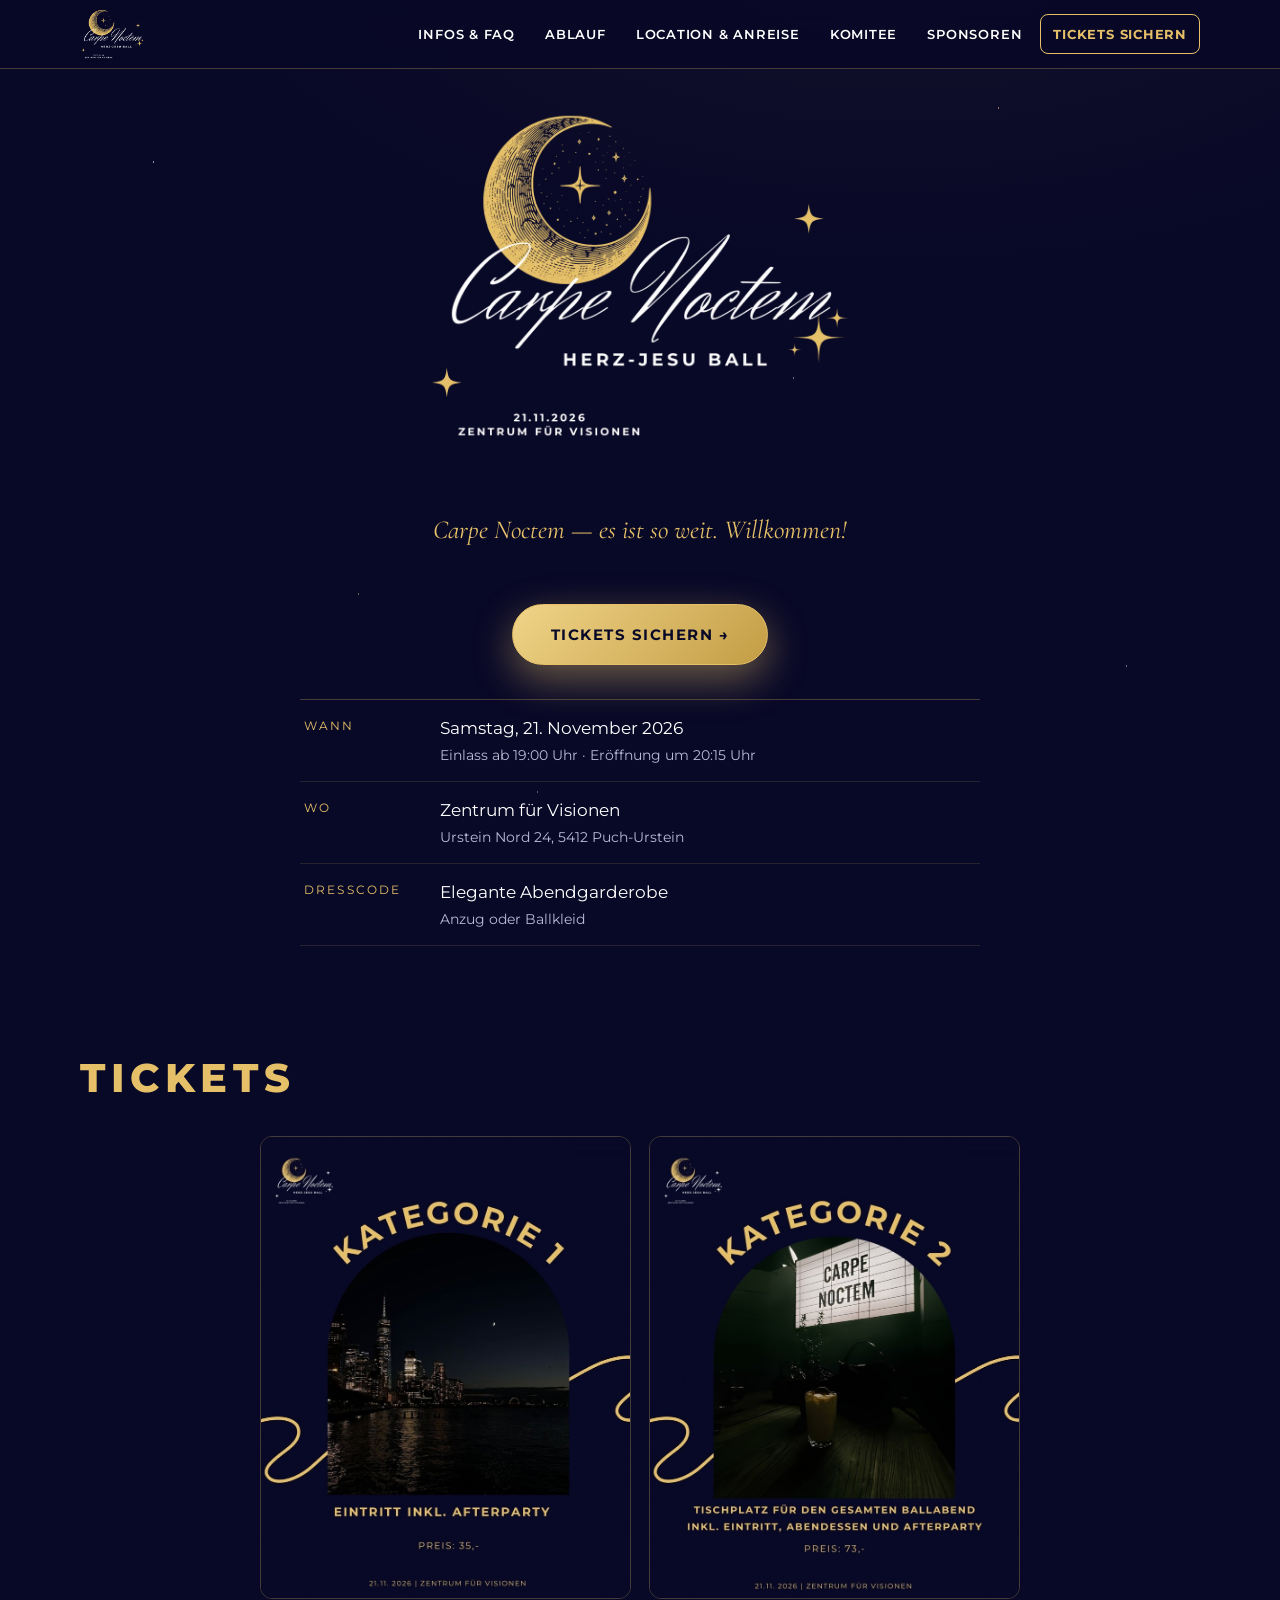
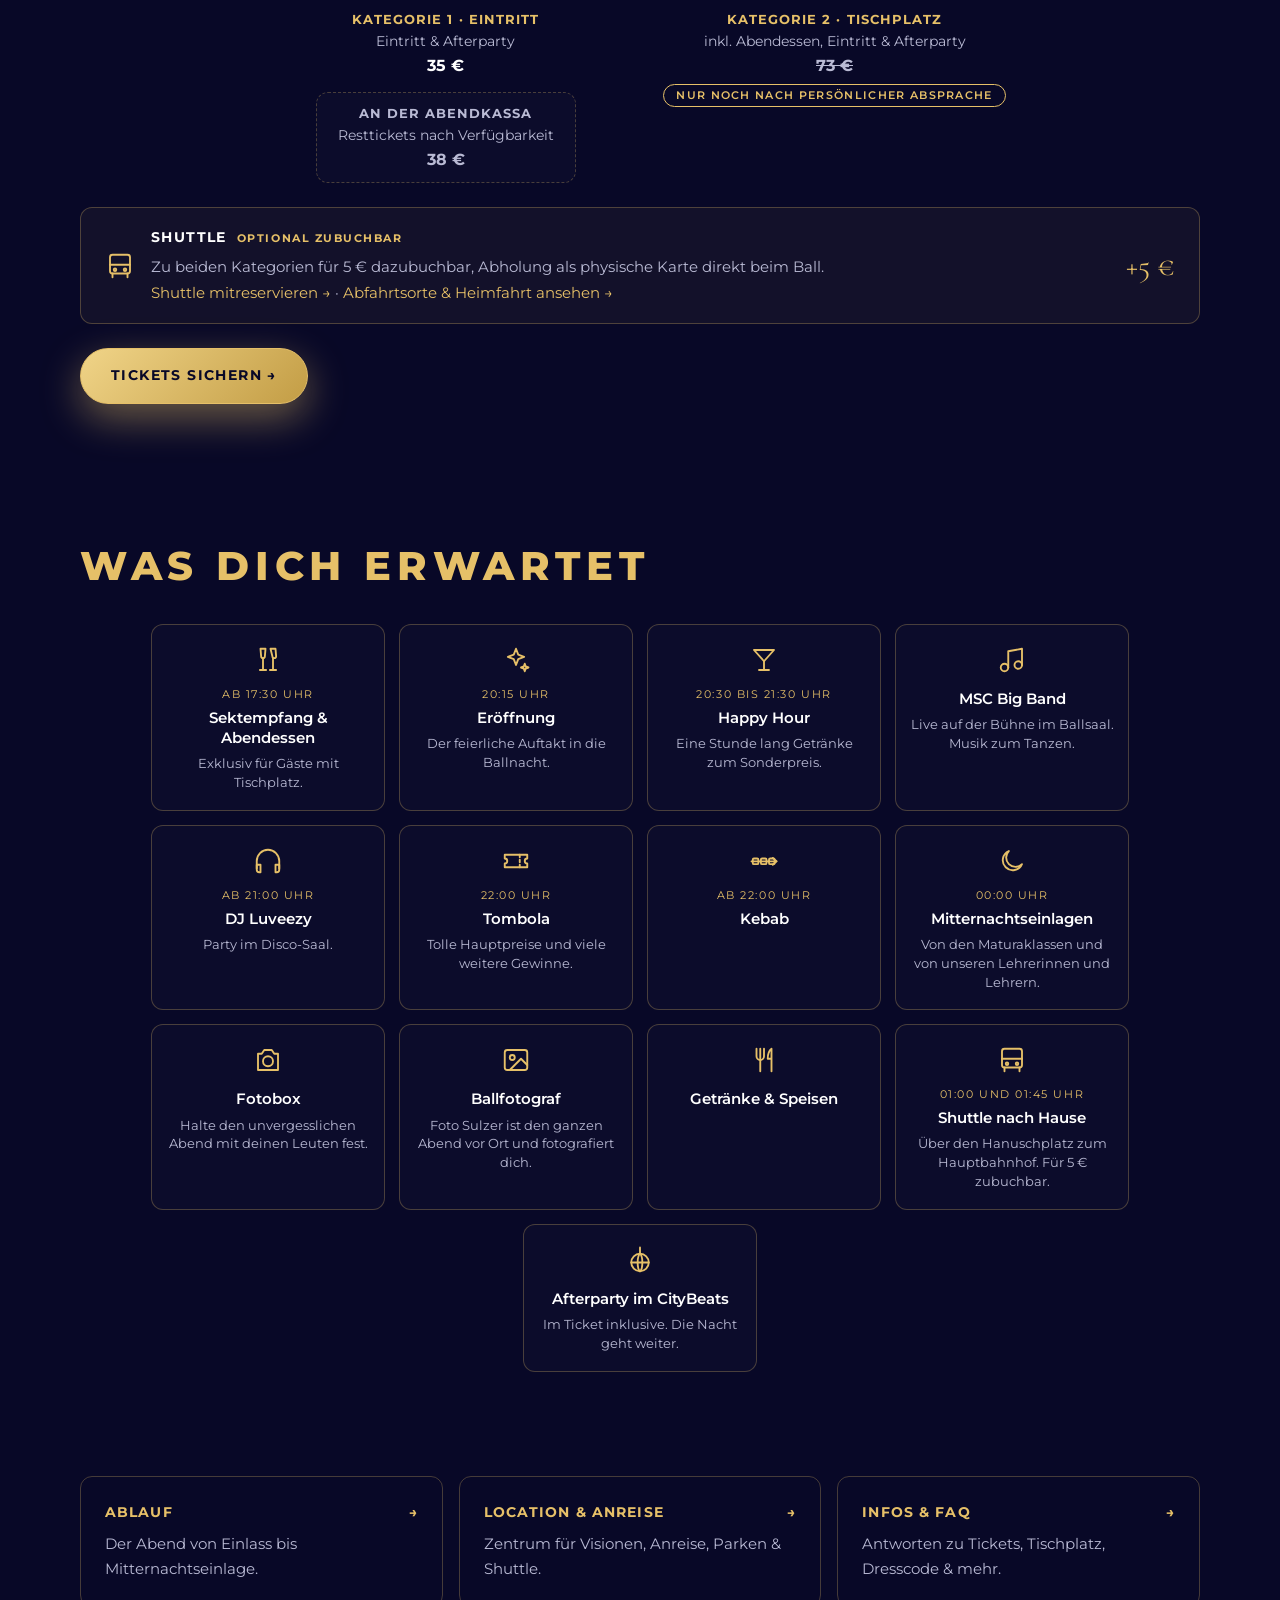
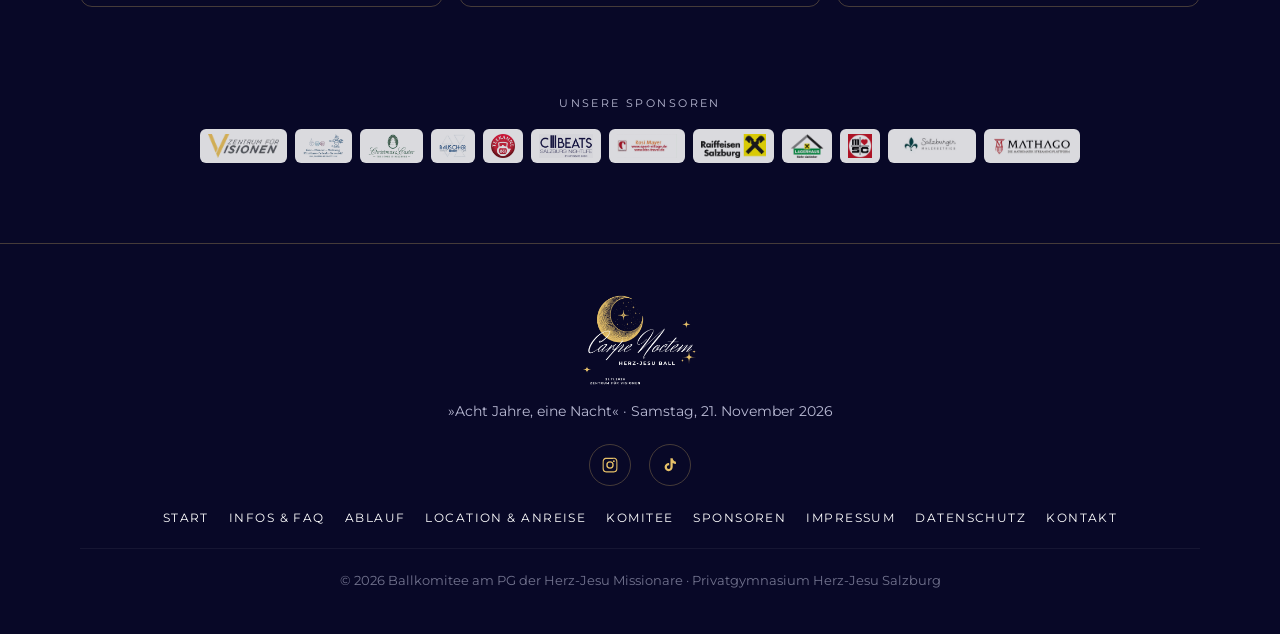
<file: index.html>
<!DOCTYPE html>
<html lang="de">
<head>
  <meta charset="UTF-8">
  <meta name="viewport" content="width=device-width, initial-scale=1">
  <meta name="referrer" content="strict-origin-when-cross-origin">
  <meta name="theme-color" content="#080827">
  <meta name="robots" content="index, follow, max-image-preview:large">
  <meta name="description" content="Der Maturaball des Privatgymnasiums Herz-Jesu Salzburg: Samstag, 21. November 2026 im Zentrum für Visionen, Puch bei Hallein. Tickets, Programm & alle Infos.">
  <link rel="canonical" href="https://herzjesuball.com/">
  <title>Herz-Jesu Ball 2026 – Maturaball Salzburg</title>

  <meta property="og:type" content="website">
  <meta property="og:site_name" content="Herz-Jesu Ball 2026">
  <meta property="og:title" content="Herz-Jesu Ball 2026 – Maturaball Salzburg">
  <meta property="og:description" content="Acht Jahre, eine Nacht. Der Maturaball des Herz-Jesu Gymnasiums Salzburg – 21. November 2026 im Zentrum für Visionen.">
  <meta property="og:url" content="https://herzjesuball.com/">
  <meta property="og:image" content="https://herzjesuball.com/assets/og-image.png">
  <meta name="twitter:card" content="summary_large_image">
  <meta name="twitter:image" content="https://herzjesuball.com/assets/og-image.png">

  <script type="application/ld+json">
  {
    "@context": "https://schema.org",
    "@type": "Event",
    "name": "Herz-Jesu Ball 2026",
    "startDate": "2026-11-21T19:00:00+01:00",
    "endDate": "2026-11-22T02:00:00+01:00",
    "eventStatus": "https://schema.org/EventScheduled",
    "eventAttendanceMode": "https://schema.org/OfflineEventAttendanceMode",
    "image": ["https://herzjesuball.com/assets/og-image.png"],
    "description": "Carpe Noctem – der Maturaball des Privatgymnasiums Herz-Jesu Salzburg. Am 21. November 2026 im Zentrum für Visionen, Puch-Urstein.",
    "location": {
      "@type": "Place",
      "name": "Zentrum für Visionen",
      "address": {
        "@type": "PostalAddress",
        "streetAddress": "Urstein Nord 24",
        "postalCode": "5412",
        "addressLocality": "Puch-Urstein",
        "addressCountry": "AT"
      }
    },
    "organizer": {
      "@type": "Organization",
      "name": "Ballkomitee Privatgymnasium Herz-Jesu Salzburg",
      "url": "https://herzjesuball.com/"
    },
    "performer": {
      "@type": "PerformingGroup",
      "name": "DJ Luveezy"
    },
    "offers": {
      "@type": "AggregateOffer",
      "url": "https://www.my-ticket.shop/events/herz-jesu-ball-2026-zentrum-f-r-visionen-hotel-a4n09Grv",
      "lowPrice": "35",
      "highPrice": "73",
      "priceCurrency": "EUR",
      "offerCount": "2",
      "availability": "https://schema.org/InStock",
      "validFrom": "2026-08-01T12:00:00+02:00",
      "offers": [
        { "@type": "Offer", "name": "Kategorie 1 – Eintritt", "price": "35", "priceCurrency": "EUR" },
        { "@type": "Offer", "name": "Kategorie 2 – Tischplatz inkl. Abendessen", "price": "73", "priceCurrency": "EUR", "validThrough": "2026-11-08T23:59:59+01:00" }
      ]
    }
  }
  </script>
  <script type="application/ld+json">
  {
    "@context": "https://schema.org",
    "@type": "WebSite",
    "url": "https://herzjesuball.com/",
    "name": "Herz-Jesu Ball 2026",
    "alternateName": [
      "Herz-Jesu Ball",
      "Herz-Jesu-Ball",
      "Herzjesuball",
      "Herz-Jesu Ball Salzburg",
      "Maturaball Herz-Jesu",
      "Maturaball Herz-Jesu Gymnasium Salzburg",
      "Carpe Noctem",
      "Herz-Jesu Gymnasium Ball",
      "Ball Privatgymnasium Herz-Jesu Salzburg"
    ],
    "inLanguage": "de",
    "about": {
      "@type": "Organization",
      "name": "Privatgymnasium Herz-Jesu Salzburg",
      "alternateName": ["Herz-Jesu Gymnasium Salzburg", "Herzjesu Gym", "Herz-Jesu Missionare Salzburg", "PG Herz-Jesu Salzburg"]
    },
    "publisher": {
      "@type": "Organization",
      "name": "Ballkomitee Privatgymnasium Herz-Jesu Salzburg",
      "url": "https://herzjesuball.com/",
      "logo": "https://herzjesuball.com/assets/og-image.png",
      "sameAs": [
        "https://www.instagram.com/herzjesuballmj27/",
        "https://www.tiktok.com/@herzjesuball"
      ]
    }
  }
  </script>

  <link rel="icon" href="favicon.ico?v=4" sizes="48x48">
  <link rel="icon" href="assets/favicon-48-light.png?v=4" sizes="48x48" type="image/png" media="(prefers-color-scheme: light)">
  <link rel="icon" href="assets/favicon-48.png?v=4" sizes="48x48" type="image/png" media="(prefers-color-scheme: dark)">
  <link rel="icon" href="assets/favicon-32-light.png?v=4" sizes="32x32" type="image/png" media="(prefers-color-scheme: light)">
  <link rel="icon" href="assets/favicon-32.png?v=4" sizes="32x32" type="image/png" media="(prefers-color-scheme: dark)">
  <link rel="icon" href="assets/favicon-16-light.png?v=4" sizes="16x16" type="image/png" media="(prefers-color-scheme: light)">
  <link rel="icon" href="assets/favicon-16.png?v=4" sizes="16x16" type="image/png" media="(prefers-color-scheme: dark)">
  <link rel="apple-touch-icon" href="assets/apple-touch-icon.png?v=3">
  <meta name="apple-mobile-web-app-capable" content="yes">
  <meta name="apple-mobile-web-app-title" content="Herzjesuball">
  <link rel="manifest" href="site.webmanifest?v=2">
  <link rel="preload" as="image" href="assets/logo.webp" fetchpriority="high">
  <link rel="preconnect" href="https://fonts.googleapis.com">
  <link rel="preconnect" href="https://fonts.gstatic.com" crossorigin>
  <link href="https://fonts.googleapis.com/css2?family=Cormorant+Garamond:ital,wght@0,400;0,600;1,400;1,600&family=Herr+Von+Muellerhoff&family=Montserrat:wght@400;600;700;800&display=swap" rel="stylesheet">
  <link rel="stylesheet" href="css/styles.css?v=32">
</head>
<body>
  <a class="skip-link" href="#main">Zum Inhalt springen</a>

  <!-- ===== Navigation ===== -->
  <header class="nav">
    <nav class="nav__inner container" aria-label="Hauptnavigation">
      <a class="nav__brand" href="." aria-label="Carpe Noctem – Herz-Jesu Ball, Startseite">
        <img class="nav__logo" src="assets/logo.webp" alt="" width="900" height="696">
      </a>
      <button class="nav__toggle" aria-label="Menü öffnen" aria-expanded="false" aria-controls="nav-links">
        <span></span><span></span><span></span>
      </button>
      <ul class="nav__links" id="nav-links">
        <li><a href="infos.html">Infos &amp; FAQ</a></li>
        <li><a href="ablauf.html">Ablauf</a></li>
        <li><a href="location.html">Location &amp; Anreise</a></li>
        <li><a href="komitee.html">Komitee</a></li>
        <li><a href="sponsoren.html">Sponsoren</a></li>
        <li><a class="nav__cta" data-ticket href="tickets.html">Tickets sichern</a></li>
      </ul>
    </nav>
  </header>

  <main id="main">
    <!-- ===== Hero ===== -->
    <section class="hero container">
      <div class="announcement-banner"><!--EDIT:announcement--><!--/EDIT:announcement--></div>
      <h1 class="hero__logo">
        <span class="visually-hidden">Herz-Jesu Ball 2026 – Carpe Noctem, der Maturaball des Privatgymnasiums Herz-Jesu Salzburg</span>
        <img class="hero__logoimg" src="assets/logo.webp" alt="" width="900" height="696" fetchpriority="high">
      </h1>
      <div class="countdown" id="countdown" aria-label="Countdown bis zum Ball">
        <div class="countdown__unit"><div class="countdown__num" id="cd-days">–</div><div class="countdown__label">Tage</div></div>
        <div class="countdown__sep" aria-hidden="true">:</div>
        <div class="countdown__unit"><div class="countdown__num" id="cd-hours">–</div><div class="countdown__label">Stunden</div></div>
        <div class="countdown__sep" aria-hidden="true">:</div>
        <div class="countdown__unit"><div class="countdown__num" id="cd-mins">–</div><div class="countdown__label">Minuten</div></div>
        <div class="countdown__sep" aria-hidden="true">:</div>
        <div class="countdown__unit"><div class="countdown__num" id="cd-secs">–</div><div class="countdown__label">Sekunden</div></div>
      </div>

      <div class="hero__cta">
        <a class="btn btn--primary btn--lg" data-ticket href="tickets.html">Tickets sichern →</a>
        <p class="ticket-locknote" data-ticket-note hidden>Der Ticketverkauf startet am 1. August 2026 um 12:00 Uhr.</p>
      </div>

      <dl class="facts">
        <div>
          <dt>Wann</dt>
          <dd>Samstag, 21. November 2026<small>Einlass ab 19:00 Uhr · Eröffnung um 20:15 Uhr</small></dd>
        </div>
        <div>
          <dt>Wo</dt>
          <dd>Zentrum für Visionen<small>Urstein Nord 24, 5412 Puch-Urstein</small></dd>
        </div>
        <div>
          <dt>Dresscode</dt>
          <dd>Elegante Abendgarderobe<small>Anzug oder Ballkleid</small></dd>
        </div>
      </dl>
    </section>

    <!-- ===== Tickets ===== -->
    <section class="section container" id="tickets" aria-labelledby="tickets-title">
      <h2 class="section__title section__title--gold" id="tickets-title">Tickets</h2>

      <div class="ticket-graphics mt-m">
        <figure>
          <img src="assets/tickets/kat1.jpg?v=2" alt="Ticketkategorie 1: Eintritt zum Herz-Jesu Ball 2026 inklusive Afterparty. 35 Euro." loading="lazy" width="820" height="1025">
          <figcaption><span class="tg-title">Kategorie 1 · Eintritt</span><span class="tg-desc">Eintritt &amp; Afterparty</span><span class="tg-price">35&nbsp;€</span><span class="tg-abendkassa"><span class="tg-ak-title">An der Abendkassa</span><span class="tg-desc">Resttickets nach Verfügbarkeit</span><span class="tg-ak-price">38&nbsp;€</span></span></figcaption>
        </figure>
        <figure class="tg-kat2">
          <img src="assets/tickets/kat2.jpg?v=2" alt="Ticketkategorie 2: Reservierter Tischplatz für den gesamten Ballabend inklusive Eintritt, Abendessen und Afterparty. 73 Euro." loading="lazy" width="820" height="1025">
          <figcaption><span class="tg-title">Kategorie 2 · Tischplatz</span><span class="tg-desc">inkl. Abendessen, Eintritt &amp; Afterparty</span><span class="tg-price tg-price--struck">73&nbsp;€</span><span class="tg-badge">Nur noch nach persönlicher Absprache</span></figcaption>
        </figure>
      </div>

      <div class="ticket-addon mt-m">
        <svg class="ticket-addon__icon" viewBox="0 0 24 24" aria-hidden="true"><rect x="4" y="3" width="16" height="15" rx="2"/><path d="M4 11h16"/><circle cx="8" cy="15" r="1"/><circle cx="16" cy="15" r="1"/><path d="M6 18v3M18 18v3"/></svg>
        <div class="ticket-addon__info">
          <h3>Shuttle <span class="ticket-tag">optional zubuchbar</span></h3>
          <p>Zu beiden Kategorien für 5&nbsp;€ dazubuchbar, Abholung als physische Karte direkt beim Ball.<br><a href="tickets.html#reservieren">Shuttle mitreservieren →</a> · <a href="location.html#anreise">Abfahrtsorte &amp; Heimfahrt ansehen →</a></p>
        </div>
        <div class="ticket-addon__price"><span>+5&nbsp;€</span></div>
      </div>

      <div class="mt-m">
        <a class="btn btn--primary" data-ticket href="tickets.html">Tickets sichern →</a>
        <p class="ticket-locknote" data-ticket-note hidden>Der Ticketverkauf startet am 1. August 2026 um 12:00 Uhr.</p>
      </div>
    </section>

    <!-- ===== Was dich erwartet ===== -->
    <section class="section container" id="highlights" aria-labelledby="highlights-title">
      <h2 class="section__title section__title--gold" id="highlights-title">Was dich erwartet</h2>
      <ul class="highlights mt-m">
        <li class="highlight">
          <svg class="highlight__icon" viewBox="0 0 24 24" aria-hidden="true"><path d="M6 3h4l-.5 6a1.5 1.5 0 0 1-3 0z"/><path d="M8 10.5V20"/><path d="M5.5 20h5"/><path d="M14 3h4l.5 6a1.5 1.5 0 0 1-3 0z"/><path d="M16 10.5V20"/><path d="M13.5 20h5"/></svg>
          <span class="highlight__when">Ab 17:30 Uhr</span>
          <span class="highlight__what">Sektempfang &amp; Abendessen</span>
          <span class="highlight__desc">Exklusiv für Gäste mit Tischplatz.</span>
        </li>
        <li class="highlight">
          <svg class="highlight__icon" viewBox="0 0 24 24" aria-hidden="true"><path d="M12 3l1.8 4.7 4.7 1.8-4.7 1.8L12 16l-1.8-4.7-4.7-1.8 4.7-1.8z"/><path d="M19 15l.8 2.2 2.2.8-2.2.8L19 21l-.8-2.2-2.2-.8 2.2-.8z"/></svg>
          <span class="highlight__when">20:15 Uhr</span>
          <span class="highlight__what">Eröffnung</span>
          <span class="highlight__desc">Der feierliche Auftakt in die Ballnacht.</span>
        </li>
        <li class="highlight">
          <svg class="highlight__icon" viewBox="0 0 24 24" aria-hidden="true"><path d="M4 4h16l-8 9z"/><path d="M12 13v7"/><path d="M8 20h8"/></svg>
          <span class="highlight__when">20:30 bis 21:30 Uhr</span>
          <span class="highlight__what">Happy Hour</span>
          <span class="highlight__desc">Eine Stunde lang Getränke zum Sonderpreis.</span>
        </li>
        <li class="highlight">
          <svg class="highlight__icon" viewBox="0 0 24 24" aria-hidden="true"><path d="M9 18V5l11-2v13"/><circle cx="6" cy="18" r="3"/><circle cx="17" cy="16" r="3"/></svg>
          <span class="highlight__what">MSC Big Band</span>
          <span class="highlight__desc">Live auf der Bühne im Ballsaal. Musik zum Tanzen.</span>
        </li>
        <li class="highlight">
          <svg class="highlight__icon" viewBox="0 0 24 24" aria-hidden="true"><path d="M3 18v-6a9 9 0 0 1 18 0v6"/><path d="M21 19a2 2 0 0 1-2 2h-1v-6h3z"/><path d="M3 19a2 2 0 0 0 2 2h1v-6H3z"/></svg>
          <span class="highlight__when">Ab 21:00 Uhr</span>
          <span class="highlight__what">DJ Luveezy</span>
          <span class="highlight__desc">Party im Disco-Saal.</span>
        </li>
        <li class="highlight">
          <svg class="highlight__icon" viewBox="0 0 24 24" aria-hidden="true"><path d="M3 7h18v3a2 2 0 0 0 0 4v3H3v-3a2 2 0 0 0 0-4z"/><path d="M15 7v2M15 11v2M15 15v2"/></svg>
          <span class="highlight__when">22:00 Uhr</span>
          <span class="highlight__what">Tombola</span>
          <span class="highlight__desc">Tolle Hauptpreise und viele weitere Gewinne.</span>
        </li>
        <li class="highlight">
          <svg class="highlight__icon" viewBox="0 0 24 24" aria-hidden="true"><path d="M2 12.25h20"/><path d="M19 9.5l3 2.75-3 2.75"/><rect x="3" y="10" width="4.5" height="4.5" rx="1"/><rect x="9.5" y="10" width="4.5" height="4.5" rx="1"/><rect x="16" y="10" width="4.5" height="4.5" rx="1"/></svg>
          <span class="highlight__when">Ab 22:00 Uhr</span>
          <span class="highlight__what">Kebab</span>
        </li>
        <li class="highlight">
          <svg class="highlight__icon" viewBox="0 0 24 24" aria-hidden="true"><path d="M20 14.5A8 8 0 1 1 9.5 4a6.5 6.5 0 0 0 10.5 10.5z"/></svg>
          <span class="highlight__when">00:00 Uhr</span>
          <span class="highlight__what">Mitternachtseinlagen</span>
          <span class="highlight__desc">Von den Maturaklassen und von unseren Lehrerinnen und Lehrern.</span>
        </li>
        <li class="highlight">
          <svg class="highlight__icon" viewBox="0 0 24 24" aria-hidden="true"><path d="M4 7h3l2-3h6l2 3h3v13H4z"/><circle cx="12" cy="13" r="4"/></svg>
          <span class="highlight__what">Fotobox</span>
          <span class="highlight__desc">Halte den unvergesslichen Abend mit deinen Leuten fest.</span>
        </li>
        <li class="highlight">
          <svg class="highlight__icon" viewBox="0 0 24 24" aria-hidden="true"><rect x="3" y="4" width="18" height="16" rx="2"/><circle cx="9" cy="10" r="2"/><path d="M21 16l-5-5-9 9"/></svg>
          <span class="highlight__what">Ballfotograf</span>
          <span class="highlight__desc">Foto Sulzer ist den ganzen Abend vor Ort und fotografiert dich.</span>
        </li>
        <li class="highlight">
          <svg class="highlight__icon" viewBox="0 0 24 24" aria-hidden="true"><path d="M6 3v6a3 3 0 0 0 6 0V3"/><path d="M9 3v18"/><path d="M18 21V3c-2 1.5-3 4-3 8h3"/></svg>
          <span class="highlight__what">Getränke &amp; Speisen</span>
        </li>
        <li class="highlight">
          <svg class="highlight__icon" viewBox="0 0 24 24" aria-hidden="true"><rect x="4" y="3" width="16" height="15" rx="2"/><path d="M4 11h16"/><circle cx="8" cy="15" r="1"/><circle cx="16" cy="15" r="1"/><path d="M6 18v3M18 18v3"/></svg>
          <span class="highlight__when">01:00 und 01:45 Uhr</span>
          <span class="highlight__what">Shuttle nach Hause</span>
          <span class="highlight__desc">Über den Hanuschplatz zum Hauptbahnhof. Für 5 € zubuchbar.</span>
        </li>
        <li class="highlight">
          <svg class="highlight__icon" viewBox="0 0 24 24" aria-hidden="true"><circle cx="12" cy="14" r="7"/><path d="M12 2v5"/><path d="M5 14h14"/><path d="M12 7c-2.5 2-2.5 12 0 14M12 7c2.5 2 2.5 12 0 14"/></svg>
          <span class="highlight__what">Afterparty im CityBeats</span>
          <span class="highlight__desc">Im Ticket inklusive. Die Nacht geht weiter.</span>
        </li>
      </ul>
    </section>

    <!-- ===== Weiterführende Seiten ===== -->
    <section class="section section--tight container" aria-label="Weitere Informationen">
      <div class="linkcards">
        <a class="linkcard" href="ablauf.html">
          <span class="linkcard__title">Ablauf <span aria-hidden="true">→</span></span>
          <p>Der Abend von Einlass bis Mitternachtseinlage.</p>
        </a>
        <a class="linkcard" href="location.html">
          <span class="linkcard__title">Location &amp; Anreise <span aria-hidden="true">→</span></span>
          <p>Zentrum für Visionen, Anreise, Parken & Shuttle.</p>
        </a>
        <a class="linkcard" href="infos.html">
          <span class="linkcard__title">Infos &amp; FAQ <span aria-hidden="true">→</span></span>
          <p>Antworten zu Tickets, Tischplatz, Dresscode & mehr.</p>
        </a>
      </div>
    </section>

    <!-- ===== Sponsorenleiste ===== -->
    <section class="section--tight container sponsorstrip" aria-label="Unsere Sponsoren">
      <p class="sponsorstrip__label"><a href="sponsoren.html">Unsere Sponsoren</a></p>
      <div class="sponsorstrip__row">
        <a href="https://www.zentrum-visionen.at" target="_blank" rel="noopener noreferrer" aria-label="Zentrum für Visionen – Website öffnen"><img src="assets/sponsors/zentrum-visionen.webp" alt="Zentrum für Visionen" loading="lazy" width="179" height="60"></a>
        <img src="assets/sponsors/gas-wasser.webp" alt="Gas · Wasser · Heizung – Vitzthum-Lebeda" loading="lazy" width="605" height="360">
        <img src="assets/sponsors/christmas-easter.webp" alt="Christmas &amp; Easter" loading="lazy" width="640" height="322">
        <img src="assets/sponsors/rauscher.webp" alt="Rauscher GmbH" loading="lazy" width="415" height="360">
        <a href="https://www.teekanne.at" target="_blank" rel="noopener noreferrer" aria-label="Teekanne – Website öffnen"><img src="assets/sponsors/teekanne.webp" alt="Teekanne" loading="lazy" width="360" height="360"></a>
        <a href="https://www.citybeats.at" target="_blank" rel="noopener noreferrer" aria-label="CityBeats – Website öffnen"><img src="assets/sponsors/beats.webp" alt="CIIIBEATS – Salzburg Nightlife" loading="lazy" width="353" height="157"></a>
        <a href="https://www.onlineweg.de/burghausen/" target="_blank" rel="noopener noreferrer" aria-label="Sports Village – Website öffnen"><img src="assets/sponsors/sports-village.webp" alt="Sports Village – Rosi Mayer" loading="lazy" width="640" height="255"></a>
        <a href="https://salzburg.raiffeisen.at" target="_blank" rel="noopener noreferrer" aria-label="Raiffeisen Salzburg – Website öffnen"><img src="assets/sponsors/raiffeisen.webp" alt="Raiffeisen Salzburg" loading="lazy" width="640" height="238"></a>
        <a href="https://salzburger-lagerhaus.at" target="_blank" rel="noopener noreferrer" aria-label="Salzburger Lagerhaus – Website öffnen"><img src="assets/sponsors/lagerhaus.webp" alt="Lagerhaus" loading="lazy" width="640" height="448"></a>
        <a href="https://www.herzjesugym.at" target="_blank" rel="noopener noreferrer" aria-label="Herz-Jesu Gymnasium – Website öffnen"><img src="assets/sponsors/msc.webp" alt="MSC – Herz-Jesu Missionare" loading="lazy" width="490" height="490"></a>
        <a href="https://www.salzburger-malerbetrieb.at" target="_blank" rel="noopener noreferrer" aria-label="Salzburger Malerbetrieb – Website öffnen"><img src="assets/sponsors/malerbetrieb.webp" alt="Salzburger Malerbetrieb" loading="lazy" width="360" height="120"></a>
        <a href="https://www.mathago.at" target="_blank" rel="noopener noreferrer" aria-label="Mathago – Website öffnen"><img src="assets/sponsors/mathago.webp" alt="Mathago" loading="lazy" width="640" height="159"></a>
      </div>
    </section>
  </main>

  <!-- ===== Footer ===== -->
  <footer class="footer">
    <div class="container">
      <img class="footer__logo" src="assets/logo.webp" alt="" width="900" height="696">
      <p class="footer__tag">»Acht Jahre, eine Nacht« · Samstag, 21. November 2026</p>

      <div class="footer__socials">
        <a href="https://www.instagram.com/herzjesuballmj27/" target="_blank" rel="noopener noreferrer" aria-label="Instagram">
          <svg viewBox="0 0 24 24" aria-hidden="true"><path d="M12 2.2c3.2 0 3.6 0 4.9.07 1.2.05 1.8.25 2.2.42.6.2 1 .5 1.4.9.4.4.7.8.9 1.4.17.4.37 1 .42 2.2.06 1.3.07 1.7.07 4.9s0 3.6-.07 4.9c-.05 1.2-.25 1.8-.42 2.2-.2.6-.5 1-.9 1.4-.4.4-.8.7-1.4.9-.4.17-1 .37-2.2.42-1.3.06-1.7.07-4.9.07s-3.6 0-4.9-.07c-1.2-.05-1.8-.25-2.2-.42-.6-.2-1-.5-1.4-.9-.4-.4-.7-.8-.9-1.4-.17-.4-.37-1-.42-2.2C2.2 15.6 2.2 15.2 2.2 12s0-3.6.07-4.9c.05-1.2.25-1.8.42-2.2.2-.6.5-1 .9-1.4.4-.4.8-.7 1.4-.9.4-.17 1-.37 2.2-.42C8.4 2.2 8.8 2.2 12 2.2zm0 1.8c-3.1 0-3.5 0-4.7.07-.9.04-1.4.2-1.7.32-.4.16-.7.35-1 .65-.3.3-.5.6-.65 1-.12.3-.28.8-.32 1.7C3.6 8.5 3.6 8.9 3.6 12s0 3.5.07 4.7c.04.9.2 1.4.32 1.7.16.4.35.7.65 1 .3.3.6.5 1 .65.3.12.8.28 1.7.32 1.2.07 1.6.07 4.7.07s3.5 0 4.7-.07c.9-.04 1.4-.2 1.7-.32.4-.16.7-.35 1-.65.3-.3.5-.6.65-1 .12-.3.28-.8.32-1.7.07-1.2.07-1.6.07-4.7s0-3.5-.07-4.7c-.04-.9-.2-1.4-.32-1.7-.16-.4-.35-.7-.65-1-.3-.3-.6-.5-1-.65-.3-.12-.8-.28-1.7-.32C15.5 4 15.1 4 12 4zm0 3.06A4.94 4.94 0 1 0 12 17a4.94 4.94 0 0 0 0-9.88zm0 8.14A3.2 3.2 0 1 1 12 8.8a3.2 3.2 0 0 1 0 6.4zm6.3-8.34a1.15 1.15 0 1 1-2.3 0 1.15 1.15 0 0 1 2.3 0z"/></svg>
        </a>
        <a href="https://www.tiktok.com/@herzjesuball" target="_blank" rel="noopener noreferrer" aria-label="TikTok">
          <svg viewBox="0 0 24 24" aria-hidden="true"><path d="M16.6 5.8a4.3 4.3 0 0 1-1-2.8h-3v11.9a2.4 2.4 0 1 1-1.7-2.3V9.5a5.4 5.4 0 1 0 4.7 5.3V9.3a7.3 7.3 0 0 0 4.3 1.4V7.6a4.3 4.3 0 0 1-3.3-1.8z"/></svg>
        </a>
      </div>

      <nav class="footer__nav" aria-label="Fußzeile">
        <a href=".">Start</a>
        <a href="infos.html">Infos &amp; FAQ</a>
        <a href="ablauf.html">Ablauf</a>
        <a href="location.html">Location &amp; Anreise</a>
        <a href="komitee.html">Komitee</a>
        <a href="sponsoren.html">Sponsoren</a>
        <a href="impressum.html">Impressum</a>
        <a href="impressum.html#datenschutz">Datenschutz</a>
        <a href="mailto:support@herzjesuball.com">Kontakt</a>
      </nav>

      <p class="footer__copy">© <span data-year>2026</span> Ballkomitee am PG der Herz-Jesu Missionare · Privatgymnasium Herz-Jesu Salzburg</p>
    </div>
  </footer>

  <script src="js/main.js?v=7"></script>
</body>
</html>
</file>
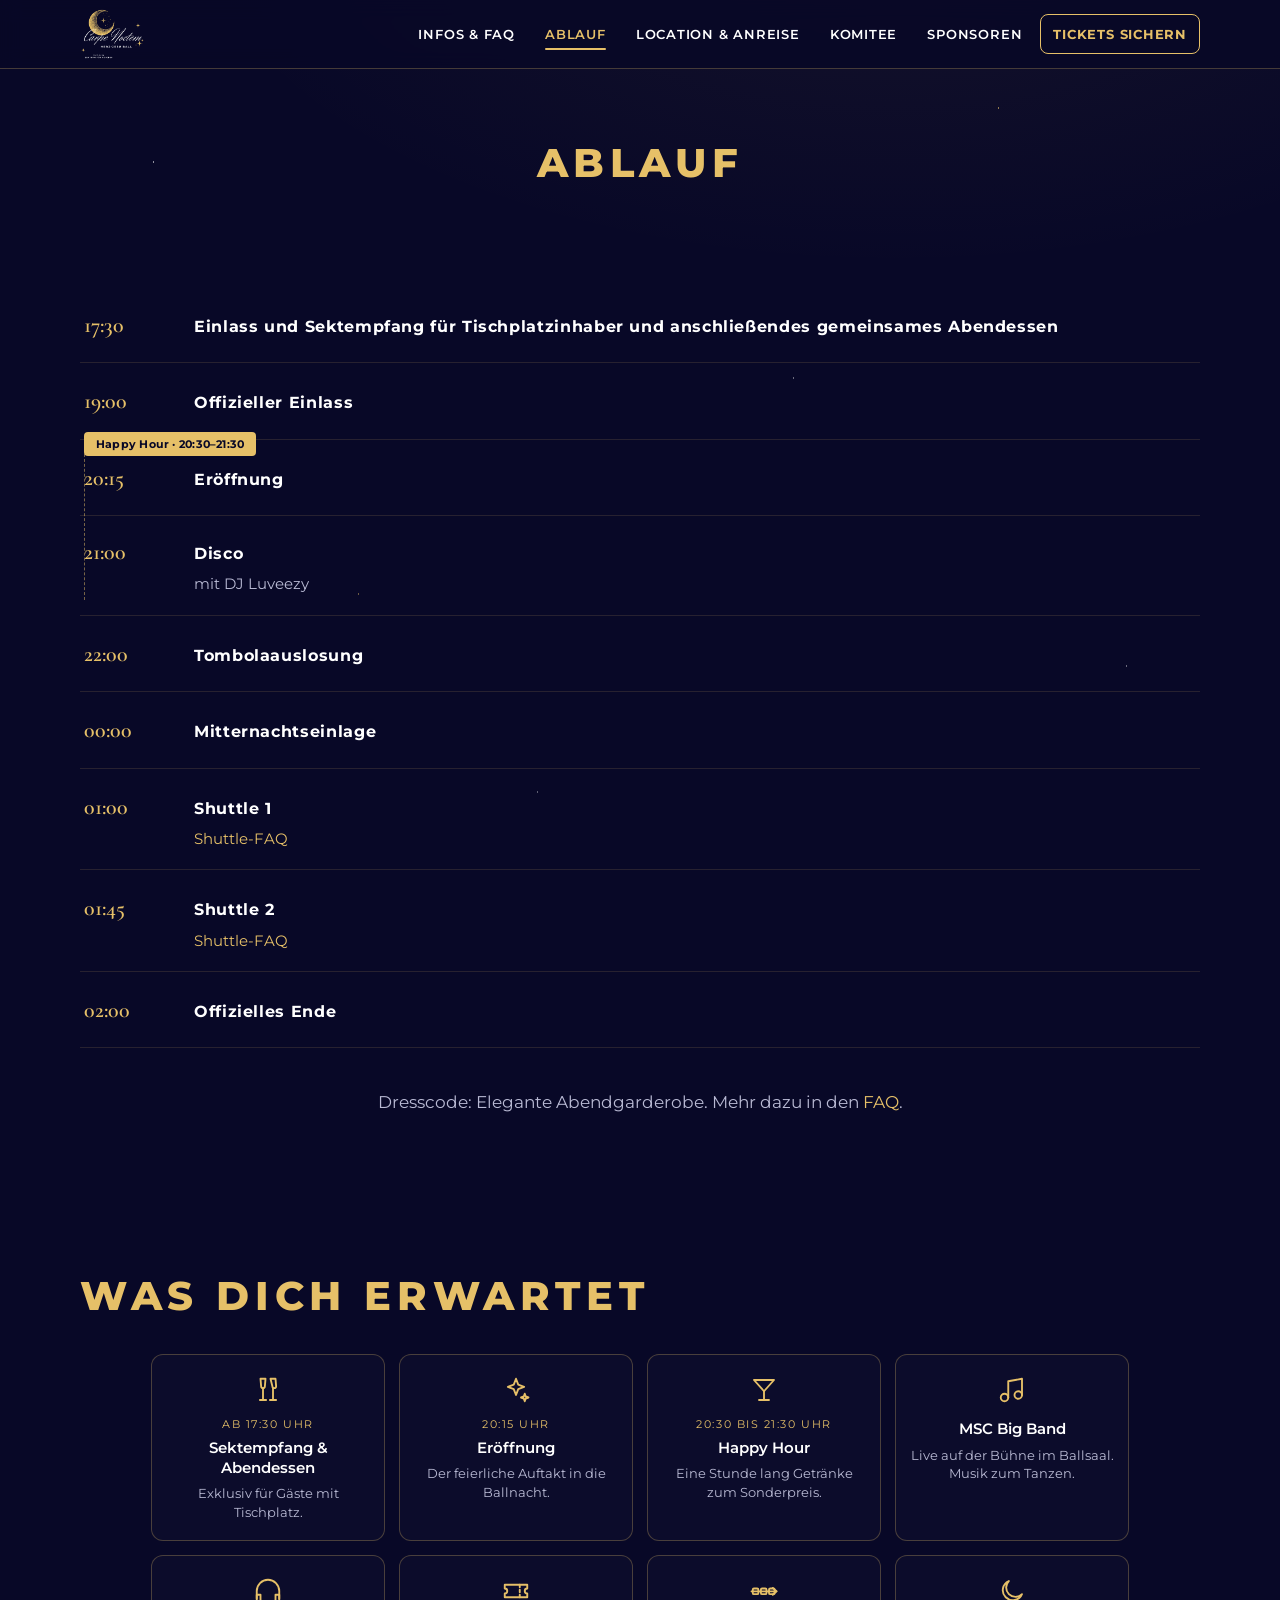
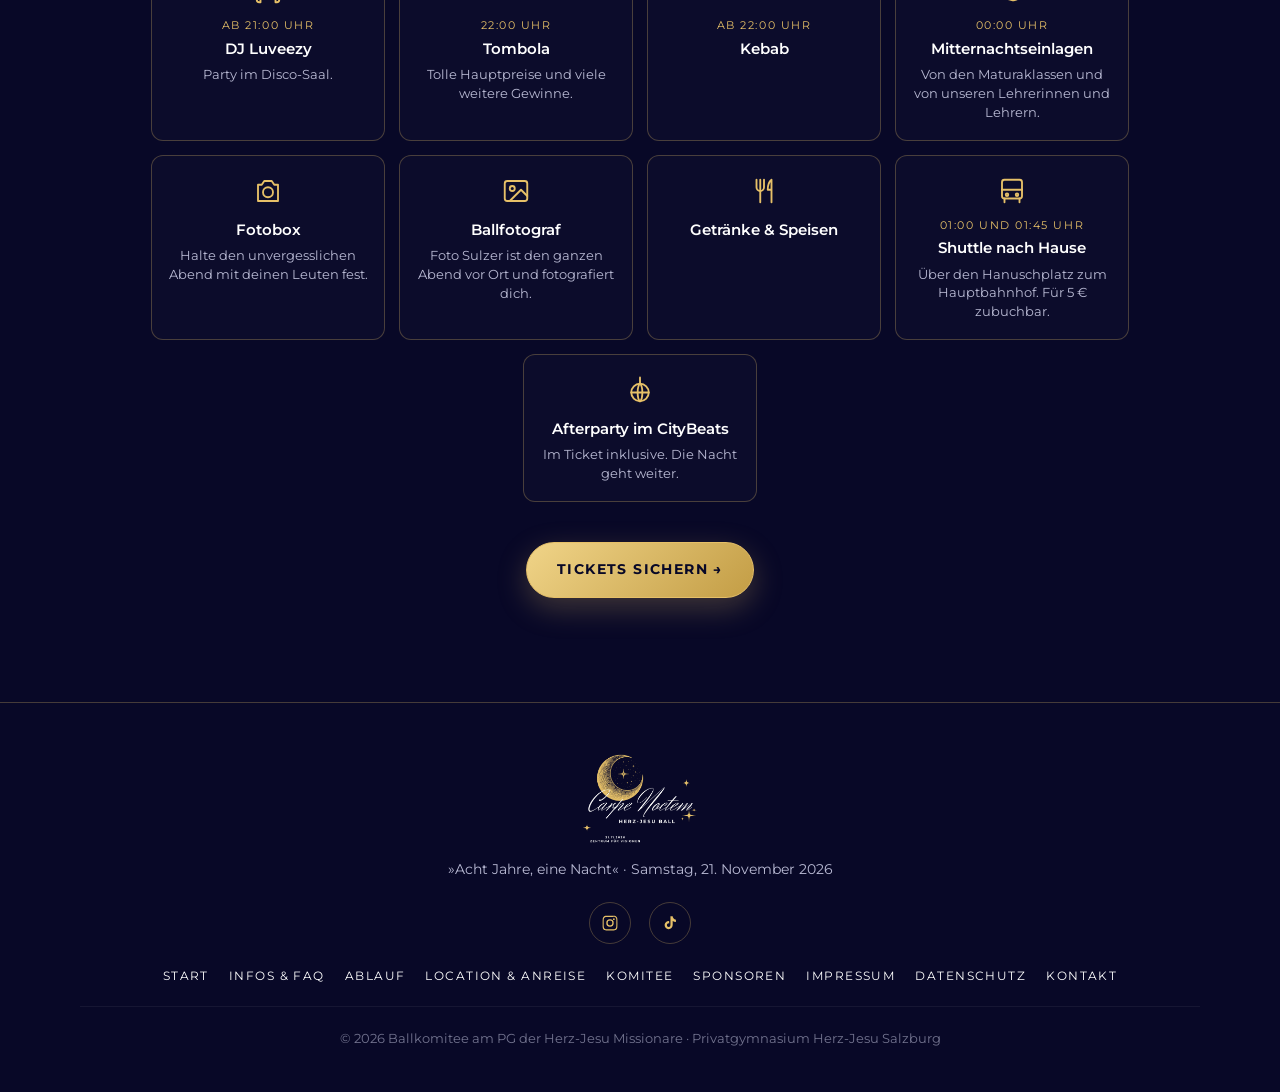
<file: ablauf.html>
<!DOCTYPE html>
<html lang="de">
<head>
  <meta charset="UTF-8">
  <meta name="viewport" content="width=device-width, initial-scale=1">
  <meta name="referrer" content="strict-origin-when-cross-origin">
  <meta name="theme-color" content="#080827">
  <meta name="robots" content="index, follow, max-image-preview:large">
  <meta name="description" content="Der Ablauf des Herz-Jesu Balls 2026 – von Einlass und Abendessen über Eröffnung und Disco bis zur Mitternachtseinlage.">
  <title>Ablauf · Herz-Jesu Ball 2026</title>
  <link rel="canonical" href="https://herzjesuball.com/ablauf">
  <meta property="og:type" content="website">
  <meta property="og:site_name" content="Herz-Jesu Ball 2026">
  <meta property="og:title" content="Ablauf · Herz-Jesu Ball 2026">
  <meta property="og:description" content="Der Ablauf des Herz-Jesu Balls 2026 – von Einlass und Abendessen über Eröffnung und Disco bis zur Mitternachtseinlage.">
  <meta property="og:url" content="https://herzjesuball.com/ablauf">
  <meta property="og:image" content="https://herzjesuball.com/assets/og-image.png">
  <meta name="twitter:card" content="summary_large_image">
  <link rel="icon" href="favicon.ico?v=4" sizes="48x48">
  <link rel="icon" href="assets/favicon-48-light.png?v=4" sizes="48x48" type="image/png" media="(prefers-color-scheme: light)">
  <link rel="icon" href="assets/favicon-48.png?v=4" sizes="48x48" type="image/png" media="(prefers-color-scheme: dark)">
  <link rel="icon" href="assets/favicon-32-light.png?v=4" sizes="32x32" type="image/png" media="(prefers-color-scheme: light)">
  <link rel="icon" href="assets/favicon-32.png?v=4" sizes="32x32" type="image/png" media="(prefers-color-scheme: dark)">
  <link rel="icon" href="assets/favicon-16-light.png?v=4" sizes="16x16" type="image/png" media="(prefers-color-scheme: light)">
  <link rel="icon" href="assets/favicon-16.png?v=4" sizes="16x16" type="image/png" media="(prefers-color-scheme: dark)">
  <link rel="apple-touch-icon" href="assets/apple-touch-icon.png?v=3">
  <meta name="apple-mobile-web-app-capable" content="yes">
  <meta name="apple-mobile-web-app-title" content="Herzjesuball">
  <link rel="manifest" href="site.webmanifest?v=2">
  <link rel="preconnect" href="https://fonts.googleapis.com">
  <link rel="preconnect" href="https://fonts.gstatic.com" crossorigin>
  <link href="https://fonts.googleapis.com/css2?family=Cormorant+Garamond:ital,wght@0,400;0,600;1,400;1,600&family=Herr+Von+Muellerhoff&family=Montserrat:wght@400;600;700;800&display=swap" rel="stylesheet">
  <link rel="stylesheet" href="css/styles.css?v=32">
</head>
<body>
  <a class="skip-link" href="#main">Zum Inhalt springen</a>
  <header class="nav">
    <nav class="nav__inner container" aria-label="Hauptnavigation">
      <a class="nav__brand" href="." aria-label="Carpe Noctem – Herz-Jesu Ball, Startseite">
        <img class="nav__logo" src="assets/logo.webp" alt="" width="900" height="696">
      </a>
      <button class="nav__toggle" aria-label="Menü öffnen" aria-expanded="false" aria-controls="nav-links">
        <span></span><span></span><span></span>
      </button>
      <ul class="nav__links" id="nav-links">
        <li><a href="infos.html">Infos &amp; FAQ</a></li>
        <li><a href="ablauf.html" aria-current="page">Ablauf</a></li>
        <li><a href="location.html">Location &amp; Anreise</a></li>
        <li><a href="komitee.html">Komitee</a></li>
        <li><a href="sponsoren.html">Sponsoren</a></li>
        <li><a class="nav__cta" data-ticket href="tickets.html">Tickets sichern</a></li>
      </ul>
    </nav>
  </header>
  <main id="main">
    <header class="pagehead container">
      <h1 class="section__title section__title--gold">Ablauf</h1>
    </header>
    <section class="section container">
      <div class="timeline">
        <div class="tl-row"><div class="tl-time">17:30</div><div class="tl-body"><h3>Einlass und Sektempfang für Tischplatzinhaber und anschließendes gemeinsames Abendessen</h3></div></div>
        <div class="tl-row"><div class="tl-time">19:00</div><div class="tl-body"><h3>Offizieller Einlass</h3></div></div>
        <div class="tl-span">
          <span class="tl-span__ribbon">Happy Hour · 20:30–21:30</span>
          <span class="tl-span__dash"></span>
          <div class="tl-row"><div class="tl-time">20:15</div><div class="tl-body"><h3>Eröffnung</h3></div></div>
          <div class="tl-row"><div class="tl-time">21:00</div><div class="tl-body"><h3>Disco</h3><p>mit DJ Luveezy</p></div></div>
        </div>
        <div class="tl-row"><div class="tl-time">22:00</div><div class="tl-body"><h3>Tombolaauslosung</h3></div></div>
        <div class="tl-row"><div class="tl-time">00:00</div><div class="tl-body"><h3>Mitternachtseinlage</h3></div></div>
        <div class="tl-row"><div class="tl-time">01:00</div><div class="tl-body"><h3>Shuttle 1</h3><p><a href="infos.html#faq-shuttle">Shuttle-FAQ</a></p></div></div>
        <div class="tl-row"><div class="tl-time">01:45</div><div class="tl-body"><h3>Shuttle 2</h3><p><a href="infos.html#faq-shuttle">Shuttle-FAQ</a></p></div></div>
        <div class="tl-row"><div class="tl-time">02:00</div><div class="tl-body"><h3>Offizielles Ende</h3></div></div>
      </div>
      <p class="text-muted center mt-l">Dresscode: Elegante Abendgarderobe. Mehr dazu in den <a href="infos.html#faq-dresscode">FAQ</a>.</p>
    </section>
    <section class="section container" id="highlights" aria-labelledby="highlights-title">
      <h2 class="section__title section__title--gold" id="highlights-title">Was dich erwartet</h2>
      <ul class="highlights mt-m">
        <li class="highlight"><svg class="highlight__icon" viewBox="0 0 24 24" aria-hidden="true"><path d="M6 3h4l-.5 6a1.5 1.5 0 0 1-3 0z"/><path d="M8 10.5V20"/><path d="M5.5 20h5"/><path d="M14 3h4l.5 6a1.5 1.5 0 0 1-3 0z"/><path d="M16 10.5V20"/><path d="M13.5 20h5"/></svg><span class="highlight__when">Ab 17:30 Uhr</span><span class="highlight__what">Sektempfang &amp; Abendessen</span><span class="highlight__desc">Exklusiv für Gäste mit Tischplatz.</span></li>
        <li class="highlight"><svg class="highlight__icon" viewBox="0 0 24 24" aria-hidden="true"><path d="M12 3l1.8 4.7 4.7 1.8-4.7 1.8L12 16l-1.8-4.7-4.7-1.8 4.7-1.8z"/><path d="M19 15l.8 2.2 2.2.8-2.2.8L19 21l-.8-2.2-2.2-.8 2.2-.8z"/></svg><span class="highlight__when">20:15 Uhr</span><span class="highlight__what">Eröffnung</span><span class="highlight__desc">Der feierliche Auftakt in die Ballnacht.</span></li>
        <li class="highlight"><svg class="highlight__icon" viewBox="0 0 24 24" aria-hidden="true"><path d="M4 4h16l-8 9z"/><path d="M12 13v7"/><path d="M8 20h8"/></svg><span class="highlight__when">20:30 bis 21:30 Uhr</span><span class="highlight__what">Happy Hour</span><span class="highlight__desc">Eine Stunde lang Getränke zum Sonderpreis.</span></li>
        <li class="highlight"><svg class="highlight__icon" viewBox="0 0 24 24" aria-hidden="true"><path d="M9 18V5l11-2v13"/><circle cx="6" cy="18" r="3"/><circle cx="17" cy="16" r="3"/></svg><span class="highlight__what">MSC Big Band</span><span class="highlight__desc">Live auf der Bühne im Ballsaal. Musik zum Tanzen.</span></li>
        <li class="highlight"><svg class="highlight__icon" viewBox="0 0 24 24" aria-hidden="true"><path d="M3 18v-6a9 9 0 0 1 18 0v6"/><path d="M21 19a2 2 0 0 1-2 2h-1v-6h3z"/><path d="M3 19a2 2 0 0 0 2 2h1v-6H3z"/></svg><span class="highlight__when">Ab 21:00 Uhr</span><span class="highlight__what">DJ Luveezy</span><span class="highlight__desc">Party im Disco-Saal.</span></li>
        <li class="highlight"><svg class="highlight__icon" viewBox="0 0 24 24" aria-hidden="true"><path d="M3 7h18v3a2 2 0 0 0 0 4v3H3v-3a2 2 0 0 0 0-4z"/><path d="M15 7v2M15 11v2M15 15v2"/></svg><span class="highlight__when">22:00 Uhr</span><span class="highlight__what">Tombola</span><span class="highlight__desc">Tolle Hauptpreise und viele weitere Gewinne.</span></li>
        <li class="highlight"><svg class="highlight__icon" viewBox="0 0 24 24" aria-hidden="true"><path d="M2 12.25h20"/><path d="M19 9.5l3 2.75-3 2.75"/><rect x="3" y="10" width="4.5" height="4.5" rx="1"/><rect x="9.5" y="10" width="4.5" height="4.5" rx="1"/><rect x="16" y="10" width="4.5" height="4.5" rx="1"/></svg><span class="highlight__when">Ab 22:00 Uhr</span><span class="highlight__what">Kebab</span></li>
        <li class="highlight"><svg class="highlight__icon" viewBox="0 0 24 24" aria-hidden="true"><path d="M20 14.5A8 8 0 1 1 9.5 4a6.5 6.5 0 0 0 10.5 10.5z"/></svg><span class="highlight__when">00:00 Uhr</span><span class="highlight__what">Mitternachtseinlagen</span><span class="highlight__desc">Von den Maturaklassen und von unseren Lehrerinnen und Lehrern.</span></li>
        <li class="highlight"><svg class="highlight__icon" viewBox="0 0 24 24" aria-hidden="true"><path d="M4 7h3l2-3h6l2 3h3v13H4z"/><circle cx="12" cy="13" r="4"/></svg><span class="highlight__what">Fotobox</span><span class="highlight__desc">Halte den unvergesslichen Abend mit deinen Leuten fest.</span></li>
        <li class="highlight"><svg class="highlight__icon" viewBox="0 0 24 24" aria-hidden="true"><rect x="3" y="4" width="18" height="16" rx="2"/><circle cx="9" cy="10" r="2"/><path d="M21 16l-5-5-9 9"/></svg><span class="highlight__what">Ballfotograf</span><span class="highlight__desc">Foto Sulzer ist den ganzen Abend vor Ort und fotografiert dich.</span></li>
        <li class="highlight"><svg class="highlight__icon" viewBox="0 0 24 24" aria-hidden="true"><path d="M6 3v6a3 3 0 0 0 6 0V3"/><path d="M9 3v18"/><path d="M18 21V3c-2 1.5-3 4-3 8h3"/></svg><span class="highlight__what">Getränke &amp; Speisen</span></li>
        <li class="highlight"><svg class="highlight__icon" viewBox="0 0 24 24" aria-hidden="true"><rect x="4" y="3" width="16" height="15" rx="2"/><path d="M4 11h16"/><circle cx="8" cy="15" r="1"/><circle cx="16" cy="15" r="1"/><path d="M6 18v3M18 18v3"/></svg><span class="highlight__when">01:00 und 01:45 Uhr</span><span class="highlight__what">Shuttle nach Hause</span><span class="highlight__desc">Über den Hanuschplatz zum Hauptbahnhof. Für 5 € zubuchbar.</span></li>
        <li class="highlight"><svg class="highlight__icon" viewBox="0 0 24 24" aria-hidden="true"><circle cx="12" cy="14" r="7"/><path d="M12 2v5"/><path d="M5 14h14"/><path d="M12 7c-2.5 2-2.5 12 0 14M12 7c2.5 2 2.5 12 0 14"/></svg><span class="highlight__what">Afterparty im CityBeats</span><span class="highlight__desc">Im Ticket inklusive. Die Nacht geht weiter.</span></li>
      </ul>
      <div class="center mt-l">
        <a class="btn btn--primary" data-ticket href="tickets.html">Tickets sichern →</a>
        <p class="ticket-locknote" data-ticket-note hidden>Der Ticketverkauf startet am 1. August 2026 um 12:00 Uhr.</p>
      </div>
    </section>
  </main>
  <footer class="footer">
    <div class="container">
      <img class="footer__logo" src="assets/logo.webp" alt="" width="900" height="696">
      <p class="footer__tag">»Acht Jahre, eine Nacht« · Samstag, 21. November 2026</p>
      <div class="footer__socials">
        <a href="https://www.instagram.com/herzjesuballmj27/" target="_blank" rel="noopener noreferrer" aria-label="Instagram"><svg viewBox="0 0 24 24" aria-hidden="true"><path d="M12 2.2c3.2 0 3.6 0 4.9.07 1.2.05 1.8.25 2.2.42.6.2 1 .5 1.4.9.4.4.7.8.9 1.4.17.4.37 1 .42 2.2.06 1.3.07 1.7.07 4.9s0 3.6-.07 4.9c-.05 1.2-.25 1.8-.42 2.2-.2.6-.5 1-.9 1.4-.4.4-.8.7-1.4.9-.4.17-1 .37-2.2.42-1.3.06-1.7.07-4.9.07s-3.6 0-4.9-.07c-1.2-.05-1.8-.25-2.2-.42-.6-.2-1-.5-1.4-.9-.4-.4-.7-.8-.9-1.4-.17-.4-.37-1-.42-2.2C2.2 15.6 2.2 15.2 2.2 12s0-3.6.07-4.9c.05-1.2.25-1.8.42-2.2.2-.6.5-1 .9-1.4.4-.4.8-.7 1.4-.9.4-.17 1-.37 2.2-.42C8.4 2.2 8.8 2.2 12 2.2zm0 1.8c-3.1 0-3.5 0-4.7.07-.9.04-1.4.2-1.7.32-.4.16-.7.35-1 .65-.3.3-.5.6-.65 1-.12.3-.28.8-.32 1.7C3.6 8.5 3.6 8.9 3.6 12s0 3.5.07 4.7c.04.9.2 1.4.32 1.7.16.4.35.7.65 1 .3.3.6.5 1 .65.3.12.8.28 1.7.32 1.2.07 1.6.07 4.7.07s3.5 0 4.7-.07c.9-.04 1.4-.2 1.7-.32.4-.16.7-.35 1-.65.3-.3.5-.6.65-1 .12-.3.28-.8.32-1.7.07-1.2.07-1.6.07-4.7s0-3.5-.07-4.7c-.04-.9-.2-1.4-.32-1.7-.16-.4-.35-.7-.65-1-.3-.3-.6-.5-1-.65-.3-.12-.8-.28-1.7-.32C15.5 4 15.1 4 12 4zm0 3.06A4.94 4.94 0 1 0 12 17a4.94 4.94 0 0 0 0-9.88zm0 8.14A3.2 3.2 0 1 1 12 8.8a3.2 3.2 0 0 1 0 6.4zm6.3-8.34a1.15 1.15 0 1 1-2.3 0 1.15 1.15 0 0 1 2.3 0z"/></svg></a>
        <a href="https://www.tiktok.com/@herzjesuball" target="_blank" rel="noopener noreferrer" aria-label="TikTok"><svg viewBox="0 0 24 24" aria-hidden="true"><path d="M16.6 5.8a4.3 4.3 0 0 1-1-2.8h-3v11.9a2.4 2.4 0 1 1-1.7-2.3V9.5a5.4 5.4 0 1 0 4.7 5.3V9.3a7.3 7.3 0 0 0 4.3 1.4V7.6a4.3 4.3 0 0 1-3.3-1.8z"/></svg></a>
      </div>
      <nav class="footer__nav" aria-label="Fußzeile">
        <a href=".">Start</a>
        <a href="infos.html">Infos &amp; FAQ</a>
        <a href="ablauf.html">Ablauf</a>
        <a href="location.html">Location &amp; Anreise</a>
        <a href="komitee.html">Komitee</a>
        <a href="sponsoren.html">Sponsoren</a>
        <a href="impressum.html">Impressum</a>
        <a href="impressum.html#datenschutz">Datenschutz</a>
        <a href="mailto:support@herzjesuball.com">Kontakt</a>
      </nav>
      <p class="footer__copy">© <span data-year>2026</span> Ballkomitee am PG der Herz-Jesu Missionare · Privatgymnasium Herz-Jesu Salzburg</p>
    </div>
  </footer>
  <script src="js/main.js?v=7"></script>
</body>
</html>
</file>
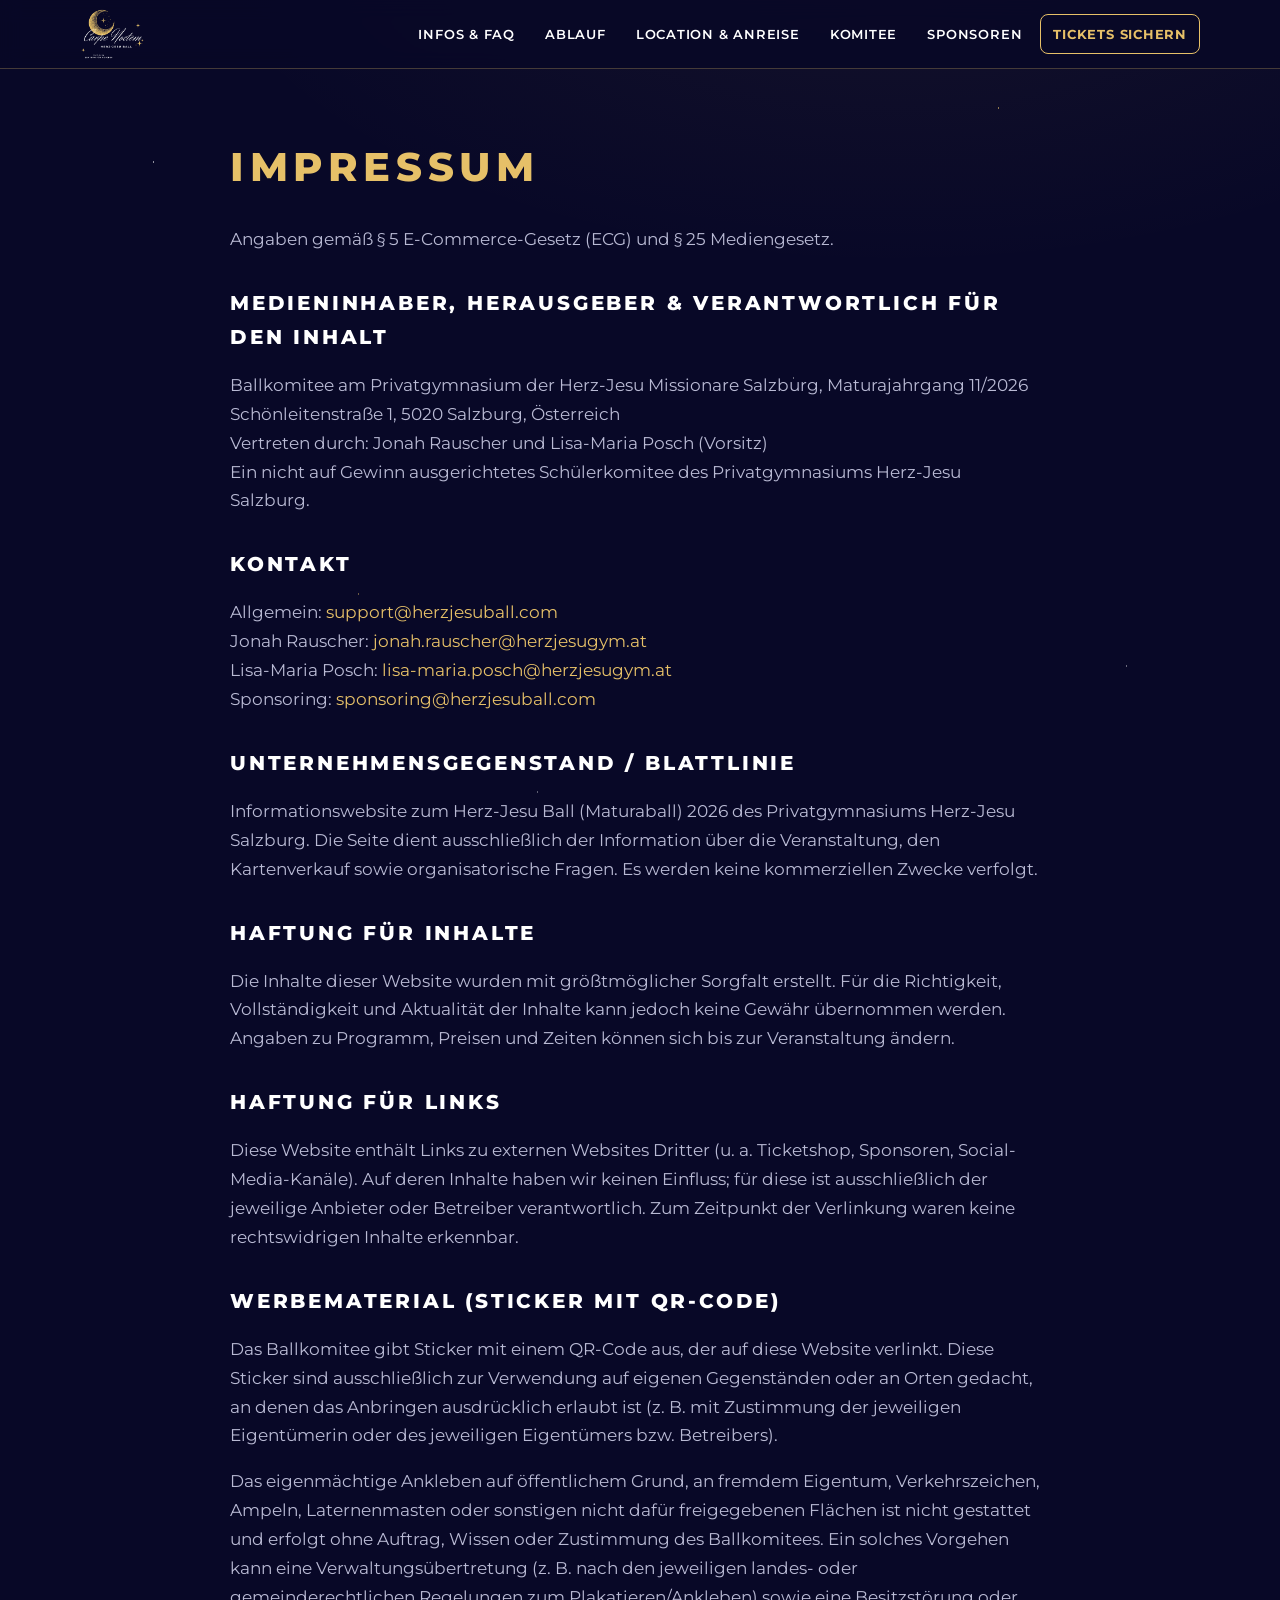
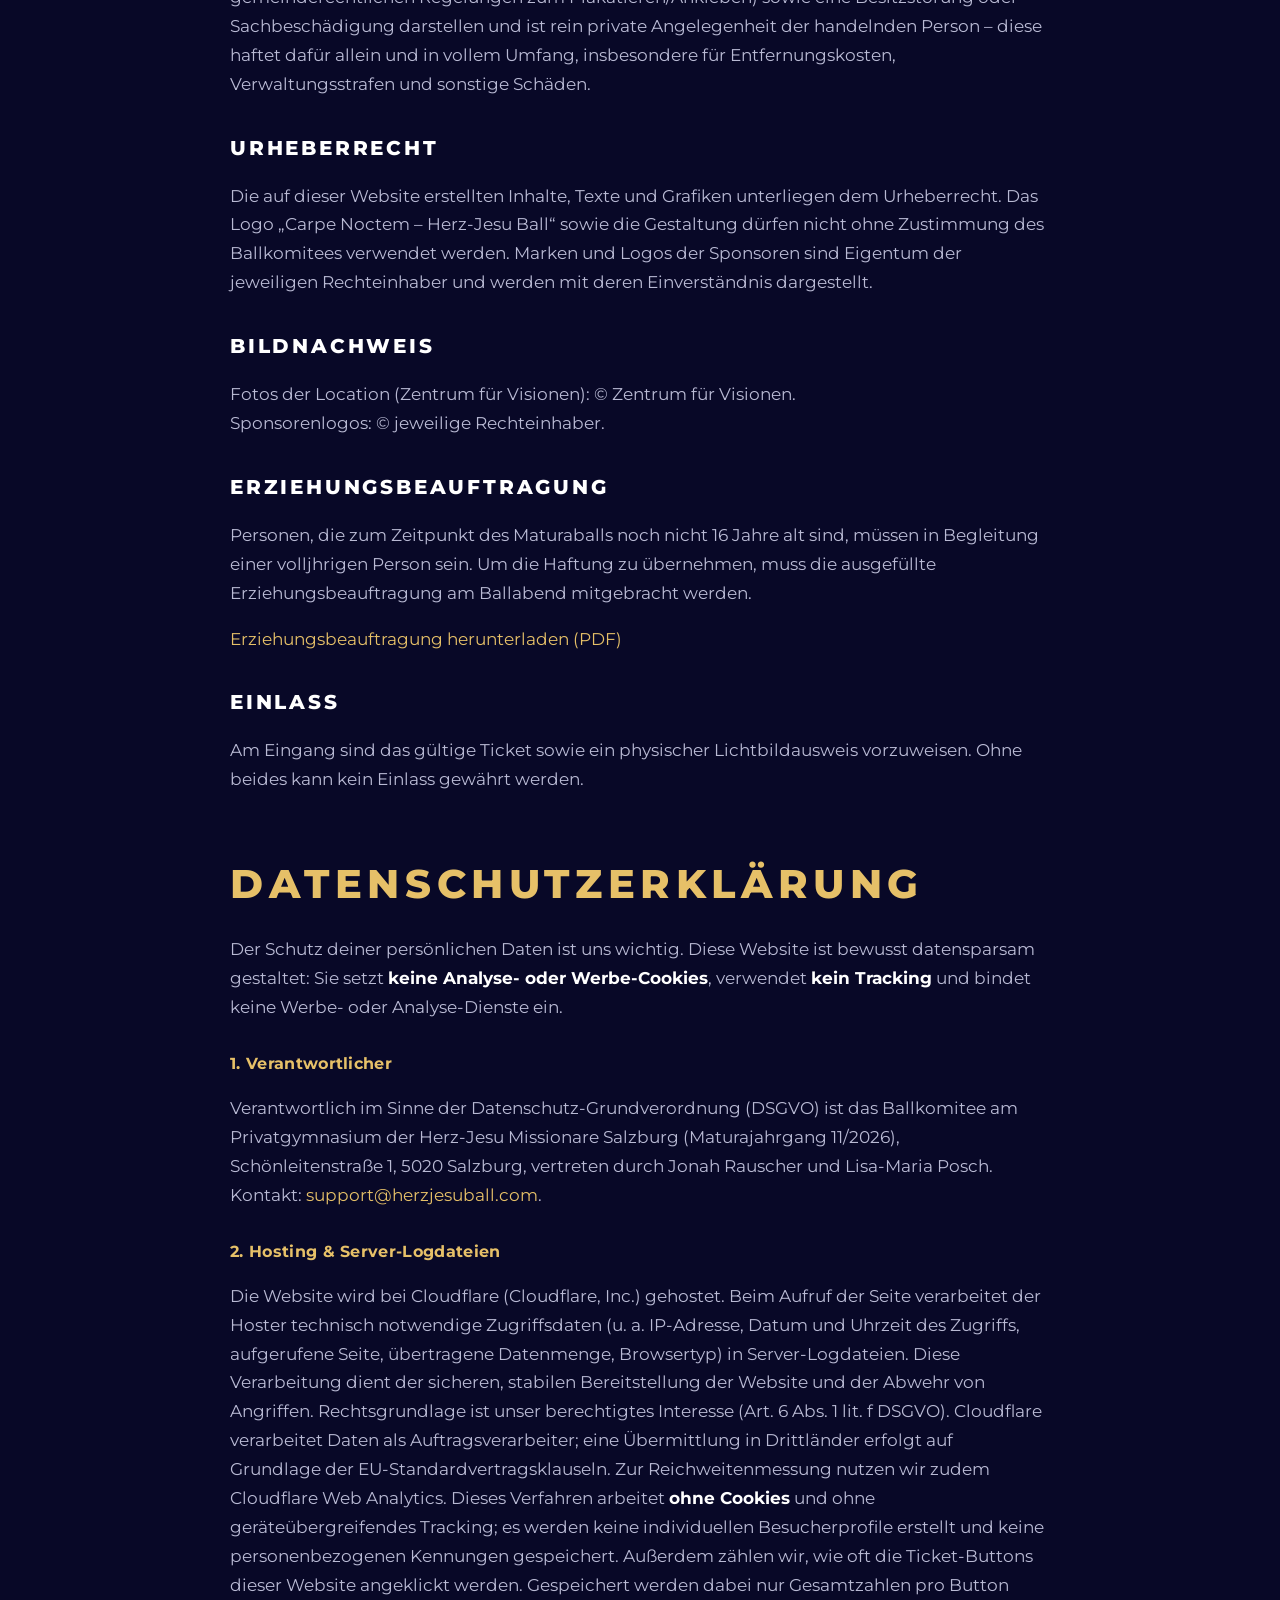
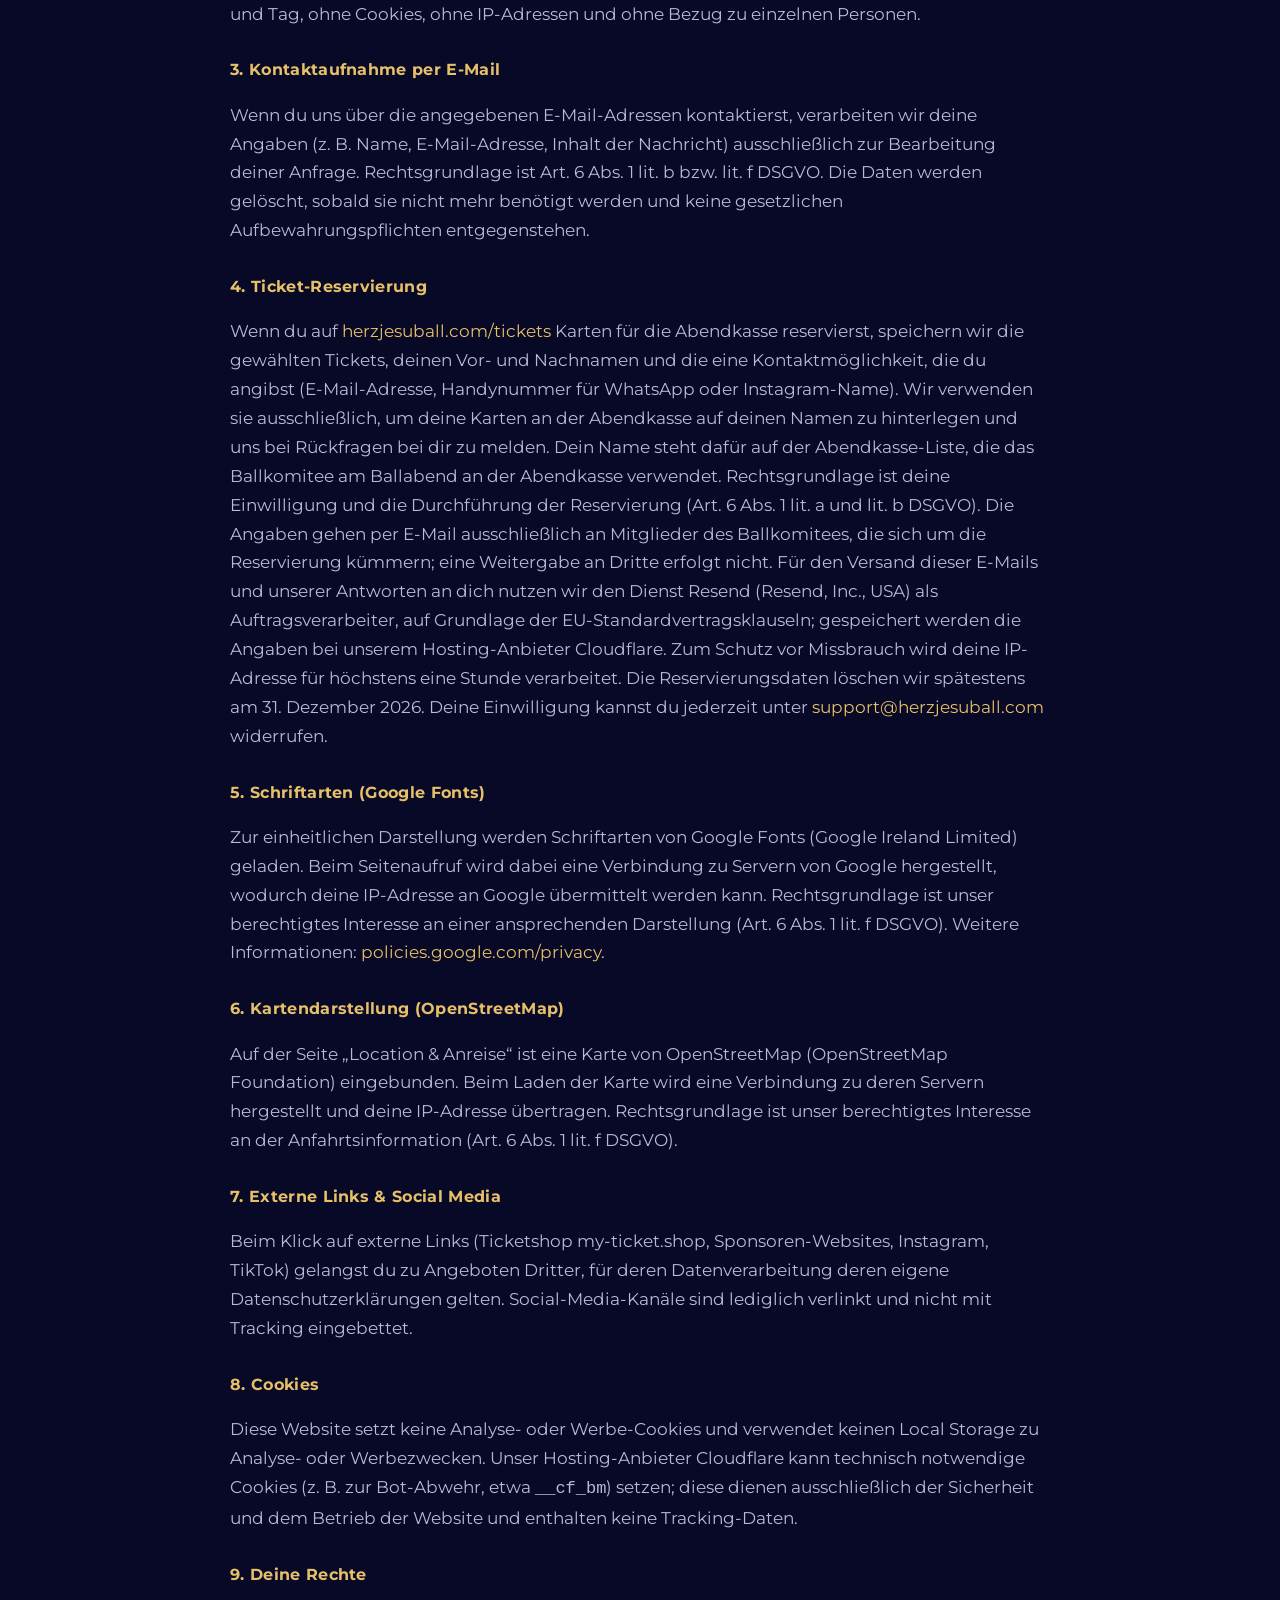
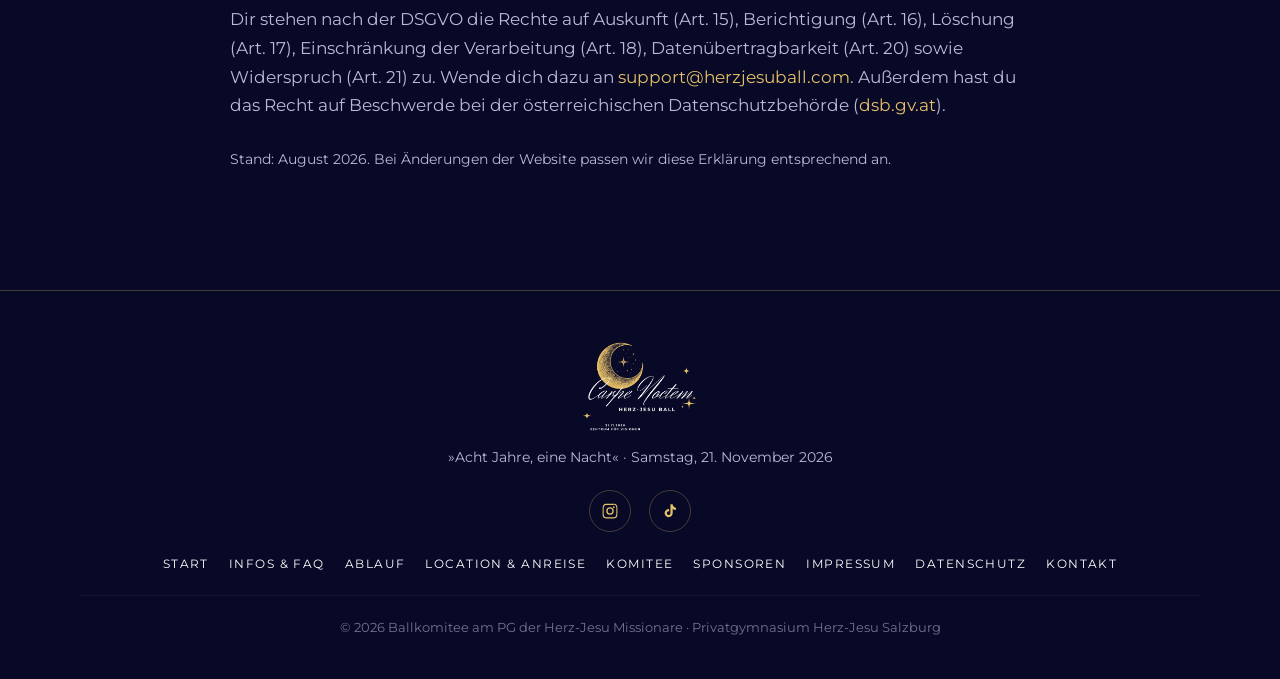
<file: impressum.html>
<!DOCTYPE html>
<html lang="de">
<head>
  <meta charset="UTF-8">
  <meta name="viewport" content="width=device-width, initial-scale=1">
  <meta name="referrer" content="strict-origin-when-cross-origin">
  <meta name="theme-color" content="#080827">
  <meta name="robots" content="index, follow, max-image-preview:large">
  <meta name="description" content="Impressum des Herz-Jesu Balls 2026 – Medieninhaber, Kontakt, Haftungsausschluss, Datenschutz und Erziehungsbeauftragung.">
  <title>Impressum · Herz-Jesu Ball 2026</title>
  <link rel="canonical" href="https://herzjesuball.com/impressum">
  <meta property="og:type" content="website">
  <meta property="og:site_name" content="Herz-Jesu Ball 2026">
  <meta property="og:title" content="Impressum · Herz-Jesu Ball 2026">
  <meta property="og:description" content="Impressum des Herz-Jesu Balls 2026 – Medieninhaber, Kontakt, Haftungsausschluss, Datenschutz und Erziehungsbeauftragung.">
  <meta property="og:url" content="https://herzjesuball.com/impressum">
  <meta property="og:image" content="https://herzjesuball.com/assets/og-image.png">
  <meta name="twitter:card" content="summary_large_image">
  <link rel="icon" href="favicon.ico?v=4" sizes="48x48">
  <link rel="icon" href="assets/favicon-48-light.png?v=4" sizes="48x48" type="image/png" media="(prefers-color-scheme: light)">
  <link rel="icon" href="assets/favicon-48.png?v=4" sizes="48x48" type="image/png" media="(prefers-color-scheme: dark)">
  <link rel="icon" href="assets/favicon-32-light.png?v=4" sizes="32x32" type="image/png" media="(prefers-color-scheme: light)">
  <link rel="icon" href="assets/favicon-32.png?v=4" sizes="32x32" type="image/png" media="(prefers-color-scheme: dark)">
  <link rel="icon" href="assets/favicon-16-light.png?v=4" sizes="16x16" type="image/png" media="(prefers-color-scheme: light)">
  <link rel="icon" href="assets/favicon-16.png?v=4" sizes="16x16" type="image/png" media="(prefers-color-scheme: dark)">
  <link rel="apple-touch-icon" href="assets/apple-touch-icon.png?v=3">
  <meta name="apple-mobile-web-app-capable" content="yes">
  <meta name="apple-mobile-web-app-title" content="Herzjesuball">
  <link rel="manifest" href="site.webmanifest?v=2">
  <link rel="preconnect" href="https://fonts.googleapis.com">
  <link rel="preconnect" href="https://fonts.gstatic.com" crossorigin>
  <link href="https://fonts.googleapis.com/css2?family=Cormorant+Garamond:ital,wght@0,400;0,600;1,400;1,600&family=Herr+Von+Muellerhoff&family=Montserrat:wght@400;600;700;800&display=swap" rel="stylesheet">
  <link rel="stylesheet" href="css/styles.css?v=32">
</head>
<body>
  <a class="skip-link" href="#main">Zum Inhalt springen</a>
  <header class="nav">
    <nav class="nav__inner container" aria-label="Hauptnavigation">
      <a class="nav__brand" href="." aria-label="Carpe Noctem – Herz-Jesu Ball, Startseite">
        <img class="nav__logo" src="assets/logo.webp" alt="" width="900" height="696">
      </a>
      <button class="nav__toggle" aria-label="Menü öffnen" aria-expanded="false" aria-controls="nav-links">
        <span></span><span></span><span></span>
      </button>
      <ul class="nav__links" id="nav-links">
        <li><a href="infos.html">Infos &amp; FAQ</a></li>
        <li><a href="ablauf.html">Ablauf</a></li>
        <li><a href="location.html">Location &amp; Anreise</a></li>
        <li><a href="komitee.html">Komitee</a></li>
        <li><a href="sponsoren.html">Sponsoren</a></li>
        <li><a class="nav__cta" data-ticket href="tickets.html">Tickets sichern</a></li>
      </ul>
    </nav>
  </header>
  <main id="main">
    <section class="section container legal" style="max-width:820px;">
      <h1 class="section__title section__title--gold">Impressum</h1>
      <p class="text-muted">Angaben gemäß §&nbsp;5 E-Commerce-Gesetz (ECG) und §&nbsp;25 Mediengesetz.</p>
      <h2 class="section__title" style="font-size:20px;margin:32px 0 8px;">Medieninhaber, Herausgeber &amp; verantwortlich für den Inhalt</h2>
      <p class="text-muted">
        Ballkomitee am Privatgymnasium der Herz-Jesu Missionare Salzburg, Maturajahrgang 11/2026<br>
        Schönleitenstraße 1, 5020 Salzburg, Österreich<br>
        Vertreten durch: Jonah Rauscher und Lisa-Maria Posch (Vorsitz)<br>
        Ein nicht auf Gewinn ausgerichtetes Schülerkomitee des Privatgymnasiums Herz-Jesu Salzburg.
      </p>
      <h2 class="section__title" style="font-size:20px;margin:32px 0 8px;">Kontakt</h2>
      <p class="text-muted">
        Allgemein: <a href="mailto:support@herzjesuball.com">support@herzjesuball.com</a><br>
        Jonah Rauscher: <a href="mailto:jonah.rauscher@herzjesugym.at">jonah.rauscher@herzjesugym.at</a><br>
        Lisa-Maria Posch: <a href="mailto:lisa-maria.posch@herzjesugym.at">lisa-maria.posch@herzjesugym.at</a><br>
        Sponsoring: <a href="mailto:sponsoring@herzjesuball.com">sponsoring@herzjesuball.com</a>
      </p>
      <h2 class="section__title" style="font-size:20px;margin:32px 0 8px;">Unternehmensgegenstand / Blattlinie</h2>
      <p class="text-muted">
        Informationswebsite zum Herz-Jesu Ball (Maturaball) 2026 des Privatgymnasiums Herz-Jesu Salzburg.
        Die Seite dient ausschließlich der Information über die Veranstaltung, den Kartenverkauf sowie
        organisatorische Fragen. Es werden keine kommerziellen Zwecke verfolgt.
      </p>
      <h2 class="section__title" style="font-size:20px;margin:32px 0 8px;">Haftung für Inhalte</h2>
      <p class="text-muted">
        Die Inhalte dieser Website wurden mit größtmöglicher Sorgfalt erstellt. Für die Richtigkeit,
        Vollständigkeit und Aktualität der Inhalte kann jedoch keine Gewähr übernommen werden. Angaben zu
        Programm, Preisen und Zeiten können sich bis zur Veranstaltung ändern.
      </p>
      <h2 class="section__title" style="font-size:20px;margin:32px 0 8px;">Haftung für Links</h2>
      <p class="text-muted">
        Diese Website enthält Links zu externen Websites Dritter (u.&nbsp;a. Ticketshop, Sponsoren,
        Social-Media-Kanäle). Auf deren Inhalte haben wir keinen Einfluss; für diese
        ist ausschließlich der jeweilige Anbieter oder Betreiber verantwortlich. Zum Zeitpunkt der
        Verlinkung waren keine rechtswidrigen Inhalte erkennbar.
      </p>
      <h2 class="section__title" style="font-size:20px;margin:32px 0 8px;">Werbematerial (Sticker mit QR-Code)</h2>
      <p class="text-muted">
        Das Ballkomitee gibt Sticker mit einem QR-Code aus, der auf diese Website verlinkt. Diese Sticker
        sind ausschließlich zur Verwendung auf eigenen Gegenständen oder an Orten gedacht, an denen das
        Anbringen ausdrücklich erlaubt ist (z.&nbsp;B. mit Zustimmung der jeweiligen Eigentümerin oder des
        jeweiligen Eigentümers bzw. Betreibers).
      </p>
      <p class="text-muted">
        Das eigenmächtige Ankleben auf öffentlichem Grund, an fremdem Eigentum, Verkehrszeichen, Ampeln,
        Laternenmasten oder sonstigen nicht dafür freigegebenen Flächen ist nicht gestattet und erfolgt
        ohne Auftrag, Wissen oder Zustimmung des Ballkomitees. Ein solches Vorgehen kann eine
        Verwaltungsübertretung (z.&nbsp;B. nach den jeweiligen landes- oder gemeinderechtlichen
        Regelungen zum Plakatieren/Ankleben) sowie eine Besitzstörung oder Sachbeschädigung darstellen und
        ist rein private Angelegenheit der handelnden Person – diese haftet dafür allein und in vollem
        Umfang, insbesondere für Entfernungskosten, Verwaltungsstrafen und sonstige Schäden.
      </p>
      <h2 class="section__title" style="font-size:20px;margin:32px 0 8px;">Urheberrecht</h2>
      <p class="text-muted">
        Die auf dieser Website erstellten Inhalte, Texte und Grafiken unterliegen dem Urheberrecht. Das
        Logo „Carpe Noctem – Herz-Jesu Ball“ sowie die Gestaltung dürfen nicht ohne Zustimmung des
        Ballkomitees verwendet werden. Marken und Logos der Sponsoren sind Eigentum der jeweiligen
        Rechteinhaber und werden mit deren Einverständnis dargestellt.
      </p>
      <h2 class="section__title" style="font-size:20px;margin:32px 0 8px;">Bildnachweis</h2>
      <p class="text-muted">
        Fotos der Location (Zentrum für Visionen): © Zentrum für Visionen.<br>
        Sponsorenlogos: © jeweilige Rechteinhaber.
      </p>
      <h2 class="section__title" style="font-size:20px;margin:32px 0 8px;">Erziehungsbeauftragung</h2>
      <p class="text-muted">
        Personen, die zum Zeitpunkt des Maturaballs noch nicht 16 Jahre alt sind, müssen in Begleitung einer
        volljhrigen Person sein. Um die Haftung zu übernehmen, muss die ausgefüllte Erziehungsbeauftragung am
        Ballabend mitgebracht werden.
      </p>
      <p class="text-muted">
        <a href="erziehungsbeauftragung" target="_blank" rel="noopener noreferrer">Erziehungsbeauftragung herunterladen (PDF)</a>
      </p>
      <h2 class="section__title" style="font-size:20px;margin:32px 0 8px;">Einlass</h2>
      <p class="text-muted">
        Am Eingang sind das gültige Ticket sowie ein physischer Lichtbildausweis vorzuweisen. Ohne beides
        kann kein Einlass gewährt werden.
      </p>
      <h2 id="datenschutz" class="section__title section__title--gold" style="margin:56px 0 8px;">Datenschutzerklärung</h2>
      <p class="text-muted">
        Der Schutz deiner persönlichen Daten ist uns wichtig. Diese Website ist bewusst datensparsam gestaltet:
        Sie setzt <strong style="color:var(--white)">keine Analyse- oder Werbe-Cookies</strong>, verwendet
        <strong style="color:var(--white)">kein Tracking</strong> und bindet keine Werbe- oder Analyse-Dienste ein.
      </p>
      <h3 class="legal-h3">1. Verantwortlicher</h3>
      <p class="text-muted">
        Verantwortlich im Sinne der Datenschutz-Grundverordnung (DSGVO) ist das Ballkomitee am Privatgymnasium
        der Herz-Jesu Missionare Salzburg (Maturajahrgang 11/2026), Schönleitenstraße 1, 5020 Salzburg,
        vertreten durch Jonah Rauscher und Lisa-Maria Posch.
        Kontakt: <a href="mailto:support@herzjesuball.com">support@herzjesuball.com</a>.
      </p>
      <h3 class="legal-h3">2. Hosting &amp; Server-Logdateien</h3>
      <p class="text-muted">
        Die Website wird bei Cloudflare (Cloudflare, Inc.) gehostet. Beim Aufruf der Seite verarbeitet der
        Hoster technisch notwendige Zugriffsdaten (u.&nbsp;a. IP-Adresse, Datum und Uhrzeit des Zugriffs,
        aufgerufene Seite, übertragene Datenmenge, Browsertyp) in Server-Logdateien. Diese Verarbeitung dient
        der sicheren, stabilen Bereitstellung der Website und der Abwehr von Angriffen. Rechtsgrundlage ist
        unser berechtigtes Interesse (Art.&nbsp;6 Abs.&nbsp;1 lit.&nbsp;f DSGVO). Cloudflare verarbeitet Daten
        als Auftragsverarbeiter; eine Übermittlung in Drittländer erfolgt auf Grundlage der EU-Standard­vertrags­klauseln.
        Zur Reichweitenmessung nutzen wir zudem Cloudflare Web Analytics. Dieses Verfahren arbeitet
        <strong style="color:var(--white)">ohne Cookies</strong> und ohne geräteübergreifendes Tracking; es werden
        keine individuellen Besucherprofile erstellt und keine personenbezogenen Kennungen gespeichert.
        Außerdem zählen wir, wie oft die Ticket-Buttons dieser Website angeklickt werden. Gespeichert werden dabei nur
        Gesamtzahlen pro Button und Tag, ohne Cookies, ohne IP-Adressen und ohne Bezug zu einzelnen Personen.
      </p>
      <h3 class="legal-h3">3. Kontaktaufnahme per E-Mail</h3>
      <p class="text-muted">
        Wenn du uns über die angegebenen E-Mail-Adressen kontaktierst, verarbeiten wir deine Angaben (z.&nbsp;B.
        Name, E-Mail-Adresse, Inhalt der Nachricht) ausschließlich zur Bearbeitung deiner Anfrage. Rechtsgrundlage
        ist Art.&nbsp;6 Abs.&nbsp;1 lit.&nbsp;b bzw. lit.&nbsp;f DSGVO. Die Daten werden gelöscht, sobald sie nicht
        mehr benötigt werden und keine gesetzlichen Aufbewahrungspflichten entgegenstehen.
      </p>
      <h3 class="legal-h3">4. Ticket-Reservierung</h3>
      <p class="text-muted">
        Wenn du auf <a href="tickets.html">herzjesuball.com/tickets</a> Karten für die Abendkasse reservierst, speichern wir
        die gewählten Tickets, deinen Vor- und Nachnamen und die eine Kontaktmöglichkeit, die du angibst (E-Mail-Adresse,
        Handynummer für WhatsApp oder Instagram-Name). Wir verwenden sie ausschließlich, um deine Karten an der
        Abendkasse auf deinen Namen zu hinterlegen und uns bei Rückfragen bei dir zu melden. Dein Name steht dafür auf
        der Abendkasse-Liste, die das Ballkomitee am Ballabend an der Abendkasse verwendet. Rechtsgrundlage ist deine Einwilligung und die Durchführung der
        Reservierung (Art.&nbsp;6 Abs.&nbsp;1 lit.&nbsp;a und lit.&nbsp;b DSGVO). Die Angaben gehen per E-Mail ausschließlich an
        Mitglieder des Ballkomitees, die sich um die Reservierung kümmern; eine Weitergabe an Dritte erfolgt nicht.
        Für den Versand dieser E-Mails und unserer Antworten an dich nutzen wir den Dienst Resend (Resend, Inc., USA) als
        Auftragsverarbeiter, auf Grundlage der EU-Standard­vertrags­klauseln; gespeichert werden die Angaben bei
        unserem Hosting-Anbieter Cloudflare. Zum Schutz vor Missbrauch wird deine IP-Adresse für höchstens eine Stunde
        verarbeitet. Die Reservierungsdaten löschen wir spätestens am 31.&nbsp;Dezember&nbsp;2026. Deine Einwilligung
        kannst du jederzeit unter <a href="mailto:support@herzjesuball.com">support@herzjesuball.com</a> widerrufen.
      </p>
      <h3 class="legal-h3">5. Schriftarten (Google Fonts)</h3>
      <p class="text-muted">
        Zur einheitlichen Darstellung werden Schriftarten von Google Fonts (Google Ireland Limited) geladen.
        Beim Seitenaufruf wird dabei eine Verbindung zu Servern von Google hergestellt, wodurch deine
        IP-Adresse an Google übermittelt werden kann. Rechtsgrundlage ist unser berechtigtes Interesse an einer
        ansprechenden Darstellung (Art.&nbsp;6 Abs.&nbsp;1 lit.&nbsp;f DSGVO). Weitere Informationen:
        <a href="https://policies.google.com/privacy" target="_blank" rel="noopener noreferrer">policies.google.com/privacy</a>.
      </p>
      <h3 class="legal-h3">6. Kartendarstellung (OpenStreetMap)</h3>
      <p class="text-muted">
        Auf der Seite „Location &amp; Anreise“ ist eine Karte von OpenStreetMap (OpenStreetMap Foundation)
        eingebunden. Beim Laden der Karte wird eine Verbindung zu deren Servern hergestellt und deine IP-Adresse
        übertragen. Rechtsgrundlage ist unser berechtigtes Interesse an der Anfahrtsinformation
        (Art.&nbsp;6 Abs.&nbsp;1 lit.&nbsp;f DSGVO).
      </p>
      <h3 class="legal-h3">7. Externe Links &amp; Social Media</h3>
      <p class="text-muted">
        Beim Klick auf externe Links (Ticketshop my-ticket.shop, Sponsoren-Websites, Instagram, TikTok)
        gelangst du zu Angeboten Dritter, für deren Datenverarbeitung deren eigene
        Datenschutzerklärungen gelten. Social-Media-Kanäle sind lediglich verlinkt und nicht mit Tracking
        eingebettet.
      </p>
      <h3 class="legal-h3">8. Cookies</h3>
      <p class="text-muted">
        Diese Website setzt keine Analyse- oder Werbe-Cookies und verwendet keinen Local Storage zu Analyse- oder Werbezwecken. Unser Hosting-Anbieter Cloudflare kann technisch notwendige Cookies (z. B. zur Bot-Abwehr, etwa <code>__cf_bm</code>) setzen; diese dienen ausschließlich der Sicherheit und dem Betrieb der Website und enthalten keine Tracking-Daten.
      </p>
      <h3 class="legal-h3">9. Deine Rechte</h3>
      <p class="text-muted">
        Dir stehen nach der DSGVO die Rechte auf Auskunft (Art.&nbsp;15), Berichtigung (Art.&nbsp;16), Löschung
        (Art.&nbsp;17), Einschränkung der Verarbeitung (Art.&nbsp;18), Datenübertragbarkeit (Art.&nbsp;20) sowie
        Widerspruch (Art.&nbsp;21) zu. Wende dich dazu an
        <a href="mailto:support@herzjesuball.com">support@herzjesuball.com</a>. Außerdem hast du das
        Recht auf Beschwerde bei der österreichischen Datenschutzbehörde
        (<a href="https://www.dsb.gv.at" target="_blank" rel="noopener noreferrer">dsb.gv.at</a>).
      </p>
      <p class="text-muted" style="margin-top:28px;font-size:14px;">Stand: August 2026. Bei Änderungen der Website passen wir diese Erklärung entsprechend an.</p>
    </section>
  </main>
  <footer class="footer">
    <div class="container">
      <img class="footer__logo" src="assets/logo.webp" alt="" width="900" height="696">
      <p class="footer__tag">»Acht Jahre, eine Nacht« · Samstag, 21. November 2026</p>
      <div class="footer__socials">
        <a href="https://www.instagram.com/herzjesuballmj27/" target="_blank" rel="noopener noreferrer" aria-label="Instagram"><svg viewBox="0 0 24 24" aria-hidden="true"><path d="M12 2.2c3.2 0 3.6 0 4.9.07 1.2.05 1.8.25 2.2.42.6.2 1 .5 1.4.9.4.4.7.8.9 1.4.17.4.37 1 .42 2.2.06 1.3.07 1.7.07 4.9s0 3.6-.07 4.9c-.05 1.2-.25 1.8-.42 2.2-.2.6-.5 1-.9 1.4-.4.4-.8.7-1.4.9-.4.17-1 .37-2.2.42-1.3.06-1.7.07-4.9.07s-3.6 0-4.9-.07c-1.2-.05-1.8-.25-2.2-.42-.6-.2-1-.5-1.4-.9-.4-.4-.7-.8-.9-1.4-.17-.4-.37-1-.42-2.2C2.2 15.6 2.2 15.2 2.2 12s0-3.6.07-4.9c.05-1.2.25-1.8.42-2.2.2-.6.5-1 .9-1.4.4-.4.8-.7 1.4-.9.4-.17 1-.37 2.2-.42C8.4 2.2 8.8 2.2 12 2.2zm0 1.8c-3.1 0-3.5 0-4.7.07-.9.04-1.4.2-1.7.32-.4.16-.7.35-1 .65-.3.3-.5.6-.65 1-.12.3-.28.8-.32 1.7C3.6 8.5 3.6 8.9 3.6 12s0 3.5.07 4.7c.04.9.2 1.4.32 1.7.16.4.35.7.65 1 .3.3.6.5 1 .65.3.12.8.28 1.7.32 1.2.07 1.6.07 4.7.07s3.5 0 4.7-.07c.9-.04 1.4-.2 1.7-.32.4-.16.7-.35 1-.65.3-.3.5-.6.65-1 .12-.3.28-.8.32-1.7.07-1.2.07-1.6.07-4.7s0-3.5-.07-4.7c-.04-.9-.2-1.4-.32-1.7-.16-.4-.35-.7-.65-1-.3-.3-.6-.5-1-.65-.3-.12-.8-.28-1.7-.32C15.5 4 15.1 4 12 4zm0 3.06A4.94 4.94 0 1 0 12 17a4.94 4.94 0 0 0 0-9.88zm0 8.14A3.2 3.2 0 1 1 12 8.8a3.2 3.2 0 0 1 0 6.4zm6.3-8.34a1.15 1.15 0 1 1-2.3 0 1.15 1.15 0 0 1 2.3 0z"/></svg></a>
        <a href="https://www.tiktok.com/@herzjesuball" target="_blank" rel="noopener noreferrer" aria-label="TikTok"><svg viewBox="0 0 24 24" aria-hidden="true"><path d="M16.6 5.8a4.3 4.3 0 0 1-1-2.8h-3v11.9a2.4 2.4 0 1 1-1.7-2.3V9.5a5.4 5.4 0 1 0 4.7 5.3V9.3a7.3 7.3 0 0 0 4.3 1.4V7.6a4.3 4.3 0 0 1-3.3-1.8z"/></svg></a>
      </div>
      <nav class="footer__nav" aria-label="Fußzeile">
        <a href=".">Start</a>
        <a href="infos.html">Infos &amp; FAQ</a>
        <a href="ablauf.html">Ablauf</a>
        <a href="location.html">Location &amp; Anreise</a>
        <a href="komitee.html">Komitee</a>
        <a href="sponsoren.html">Sponsoren</a>
        <a href="impressum.html">Impressum</a>
        <a href="impressum.html#datenschutz">Datenschutz</a>
        <a href="mailto:support@herzjesuball.com">Kontakt</a>
      </nav>
      <p class="footer__copy">© <span data-year>2026</span> Ballkomitee am PG der Herz-Jesu Missionare · Privatgymnasium Herz-Jesu Salzburg</p>
    </div>
  </footer>
  <script src="js/main.js?v=7"></script>
</body>
</html>
</file>
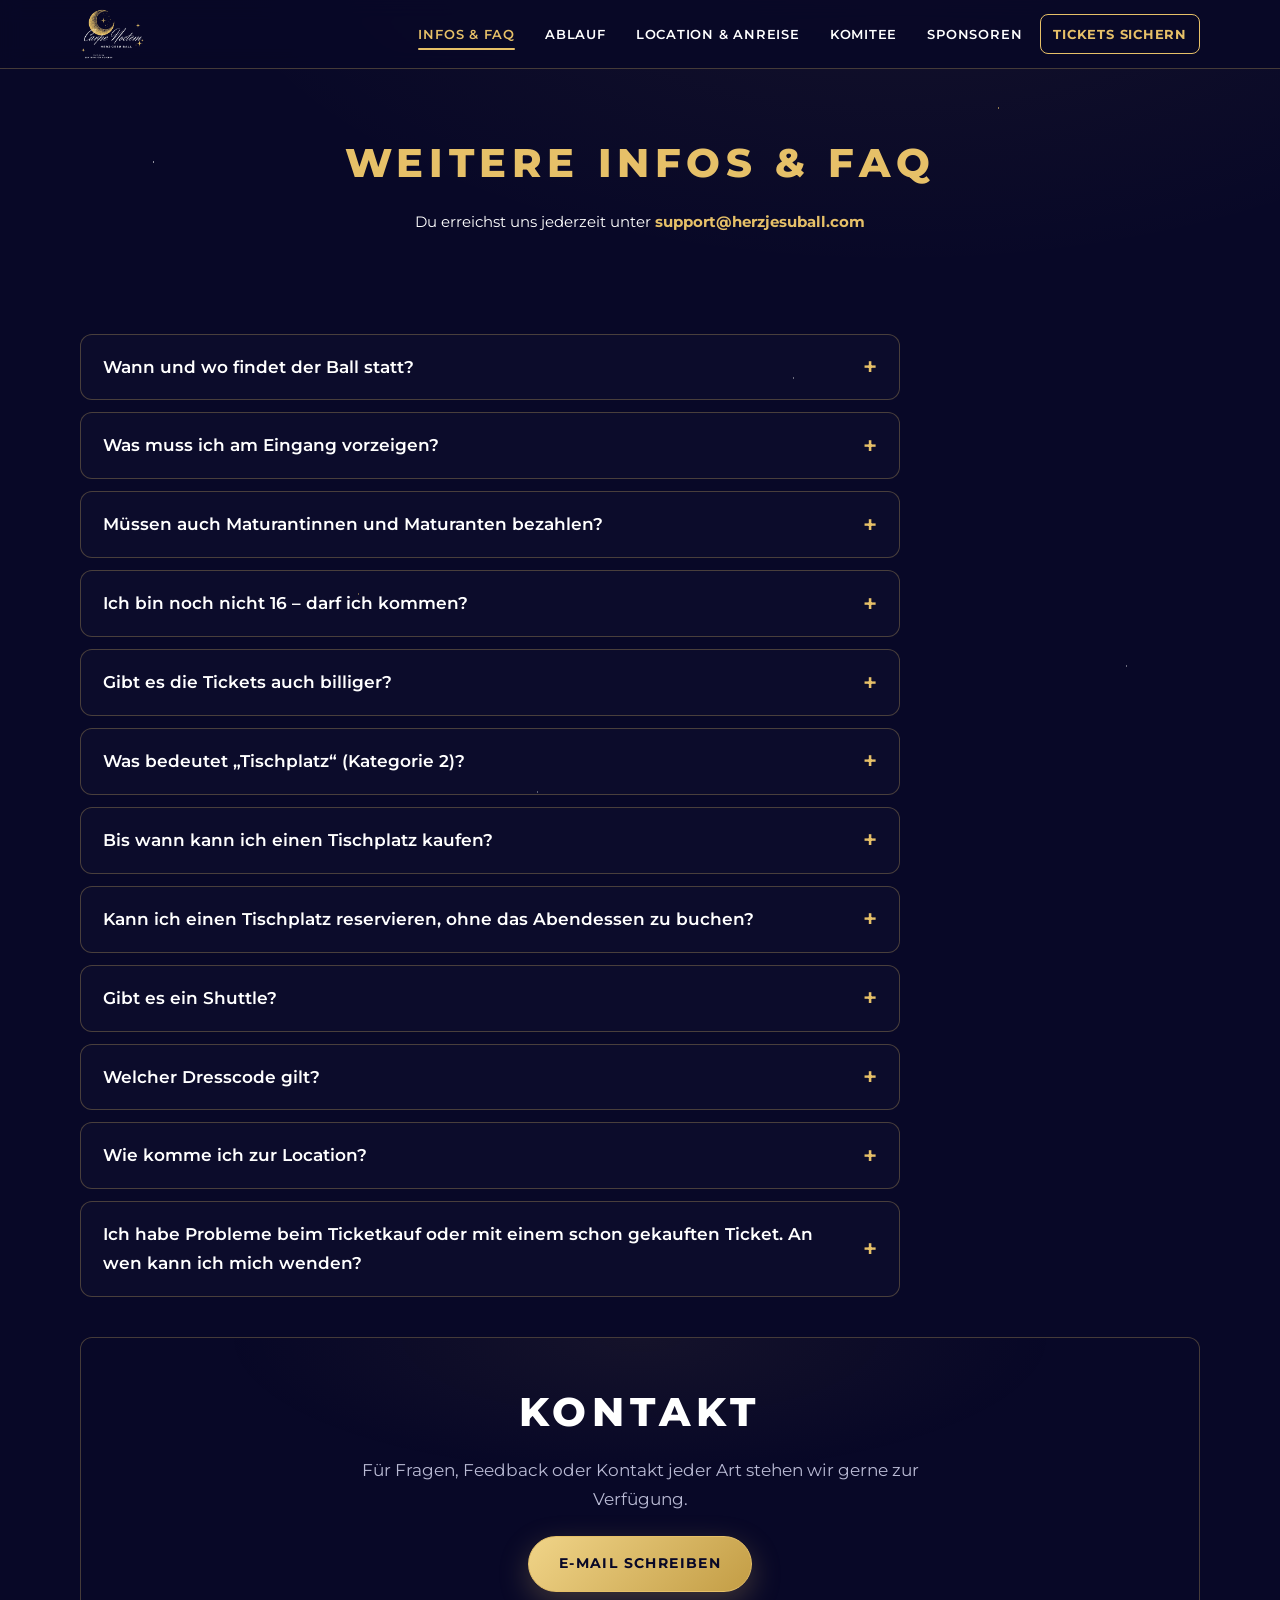
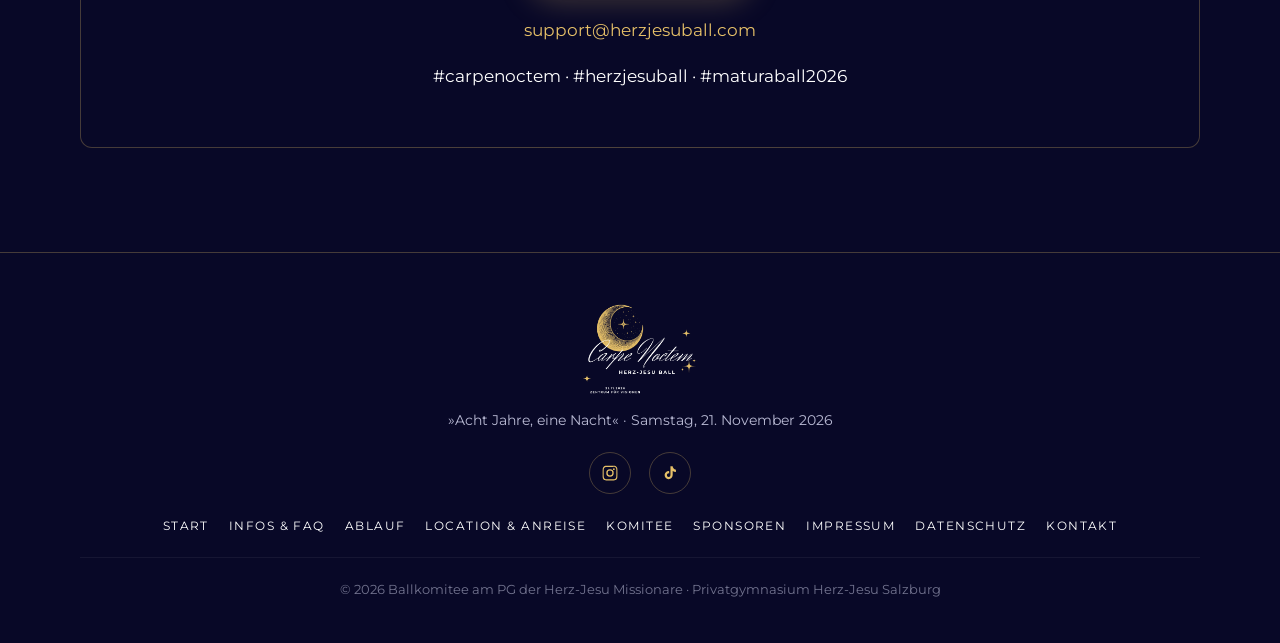
<file: infos.html>
<!DOCTYPE html>
<html lang="de">
<head>
  <meta charset="UTF-8">
  <meta name="viewport" content="width=device-width, initial-scale=1">
  <meta name="referrer" content="strict-origin-when-cross-origin">
  <meta name="theme-color" content="#080827">
  <meta name="robots" content="index, follow, max-image-preview:large">
  <meta name="description" content="Häufige Fragen zum Herz-Jesu Ball 2026 – Tickets, Tischplatz, Abendessen, Dresscode, Einlass, Shuttle, Anreise und Kontakt.">
  <title>Infos &amp; FAQ · Herz-Jesu Ball 2026</title>
  <link rel="canonical" href="https://herzjesuball.com/infos">
  <meta property="og:type" content="website">
  <meta property="og:site_name" content="Herz-Jesu Ball 2026">
  <meta property="og:title" content="Infos &amp; FAQ · Herz-Jesu Ball 2026">
  <meta property="og:description" content="Häufige Fragen zum Herz-Jesu Ball 2026 – Tickets, Tischplatz, Abendessen, Dresscode, Einlass, Shuttle, Anreise und Kontakt.">
  <meta property="og:url" content="https://herzjesuball.com/infos">
  <meta property="og:image" content="https://herzjesuball.com/assets/og-image.png">
  <meta name="twitter:card" content="summary_large_image">
  <link rel="icon" href="favicon.ico?v=4" sizes="48x48">
  <link rel="icon" href="assets/favicon-48-light.png?v=4" sizes="48x48" type="image/png" media="(prefers-color-scheme: light)">
  <link rel="icon" href="assets/favicon-48.png?v=4" sizes="48x48" type="image/png" media="(prefers-color-scheme: dark)">
  <link rel="icon" href="assets/favicon-32-light.png?v=4" sizes="32x32" type="image/png" media="(prefers-color-scheme: light)">
  <link rel="icon" href="assets/favicon-32.png?v=4" sizes="32x32" type="image/png" media="(prefers-color-scheme: dark)">
  <link rel="icon" href="assets/favicon-16-light.png?v=4" sizes="16x16" type="image/png" media="(prefers-color-scheme: light)">
  <link rel="icon" href="assets/favicon-16.png?v=4" sizes="16x16" type="image/png" media="(prefers-color-scheme: dark)">
  <link rel="apple-touch-icon" href="assets/apple-touch-icon.png?v=3">
  <meta name="apple-mobile-web-app-capable" content="yes">
  <meta name="apple-mobile-web-app-title" content="Herzjesuball">
  <link rel="manifest" href="site.webmanifest?v=2">
  <link rel="preconnect" href="https://fonts.googleapis.com">
  <link rel="preconnect" href="https://fonts.gstatic.com" crossorigin>
  <link href="https://fonts.googleapis.com/css2?family=Cormorant+Garamond:ital,wght@0,400;0,600;1,400;1,600&family=Herr+Von+Muellerhoff&family=Montserrat:wght@400;600;700;800&display=swap" rel="stylesheet">
  <link rel="stylesheet" href="css/styles.css?v=32">
</head>
<body>
  <a class="skip-link" href="#main">Zum Inhalt springen</a>
  <header class="nav">
    <nav class="nav__inner container" aria-label="Hauptnavigation">
      <a class="nav__brand" href="." aria-label="Carpe Noctem – Herz-Jesu Ball, Startseite">
        <img class="nav__logo" src="assets/logo.webp" alt="" width="900" height="696">
      </a>
      <button class="nav__toggle" aria-label="Menü öffnen" aria-expanded="false" aria-controls="nav-links">
        <span></span><span></span><span></span>
      </button>
      <ul class="nav__links" id="nav-links">
        <li><a href="infos.html" aria-current="page">Infos &amp; FAQ</a></li>
        <li><a href="ablauf.html">Ablauf</a></li>
        <li><a href="location.html">Location &amp; Anreise</a></li>
        <li><a href="komitee.html">Komitee</a></li>
        <li><a href="sponsoren.html">Sponsoren</a></li>
        <li><a class="nav__cta" data-ticket href="tickets.html">Tickets sichern</a></li>
      </ul>
    </nav>
  </header>
  <main id="main">
    <header class="pagehead container">
      <h1 class="section__title section__title--gold">Weitere Infos &amp; FAQ</h1>
      <p class="center mt-s" style="font-size:15px;">Du erreichst uns jederzeit unter <a href="mailto:support@herzjesuball.com"><strong style="color:var(--gold)">support@herzjesuball.com</strong></a></p>
    </header>
    <section class="section container">
      <div class="faq">
        <details>
          <summary>Wann und wo findet der Ball statt?</summary>
          <div class="faq__body">Am Samstag, 21. November 2026 im Zentrum für Visionen, Urstein Nord 24, 5412 Puch-Urstein. Einlass ist ab 19:00 Uhr.</div>
        </details>
        <details>
          <summary>Was muss ich am Eingang vorzeigen?</summary>
          <div class="faq__body">Am Einlass muss neben einer <strong style="color:var(--white)">Eintrittskarte</strong> auch ein <strong style="color:var(--white)">physischer Lichtbildausweis</strong> (Personalausweis, E-Card, Pass, …) vorgezeigt werden. Ein Foto eines Ausweises reicht nicht aus.</div>
        </details>
        <details>
          <summary>Müssen auch Maturantinnen und Maturanten bezahlen?</summary>
          <div class="faq__body">Ja. Da der Ball überhaupt nur durch aufwendige Sponsorensuche und freiwillige Unterstützung finanziert werden kann, ist freier Eintritt für alle Maturantinnen und Maturanten leider nicht möglich. Bei einem <a href="sponsoren.html#werde-partner">Sponsoring</a> ist allerdings oftmals freier Eintritt inkludiert oder kann individuell abgestimmt werden!</div>
        </details>
        <details>
          <summary>Ich bin noch nicht 16 – darf ich kommen?</summary>
          <div class="faq__body">Ja! Ohne die Begleitung eines Erwachsenen muss am Eingang jedoch eine ausgefüllte Erziehungsbeauftragung vorgezeigt werden.<br><a href="erziehungsbeauftragung" target="_blank" rel="noopener noreferrer">Erziehungsbeauftragung herunterladen (PDF)</a></div>
        </details>
        <details>
          <summary>Gibt es die Tickets auch billiger?</summary>
          <div class="faq__body">Mach bei einem unserer Gewinnspiele oder Aktionen mit und erhalte dein Ticket billiger oder vielleicht sogar gratis! Mehr dazu auf unserem <a href="https://www.instagram.com/herzjesuballmj27/" target="_blank" rel="noopener noreferrer">Instagram</a>.</div>
        </details>
        <details>
          <summary>Was bedeutet „Tischplatz“ (Kategorie 2)?</summary>
          <div class="faq__body">Ein Tischplatz ist für den <strong style="color:var(--white)">gesamten Ballabend reserviert</strong> und beinhaltet Eintritt, Abendessen und Afterparty. Es handelt sich also nicht bloß um eine kurzzeitige Sitzgelegenheit, sondern um einen festen Platz an einem Tisch für den ganzen Abend.</div>
        </details>
        <details id="faq-tischplatz-frist">
          <summary>Bis wann kann ich einen Tischplatz kaufen?</summary>
          <div class="faq__body">Tischplätze (Kategorie&nbsp;2, inkl. Abendessen) gab es nur bis <strong style="color:var(--white)">Sonntag, 8. November 2026, 23:59&nbsp;Uhr</strong>. Danach nur noch nach persönlicher Absprache mit dem Ballkomitee – einfach direkt melden. Eintrittskarten (Kategorie&nbsp;1) gibt es weiterhin ganz normal.<br><a href="mailto:verkauf@herzjesuball.com">Direkt beim Ballkomitee melden →</a></div>
        </details>
        <details>
          <summary>Kann ich einen Tischplatz reservieren, ohne das Abendessen zu buchen?</summary>
          <div class="faq__body">Nein. Ein Tischplatz wird ausschließlich über Kategorie 2 angeboten und beinhaltet immer das Abendessen. Eine Tischreservierung ohne Abendessen ist nicht vorgesehen.</div>
        </details>
        <details id="faq-shuttle">
          <summary>Gibt es ein Shuttle?</summary>
          <div class="faq__body">Ja. Unser Shuttle wird zu einem Aufpreis von 5&nbsp;€ angeboten. Der Shuttle-Bus fährt vom Zentrum für Visionen über den Hanuschplatz (wo die Afterparty im CityBeats stattfindet) zum Hauptbahnhof. Die 1. Abfahrt ist um 01:00 Uhr, die 2. Abfahrt um 01:45 Uhr. Das Shuttle-Ticket reservierst du gleich mit, abgeholt wird es als physische Karte direkt beim Ball.<br><a href="tickets.html#reservieren">Shuttle mitreservieren →</a></div>
        </details>
        <details id="faq-dresscode">
          <summary>Welcher Dresscode gilt?</summary>
          <div class="faq__body">Elegante Abendgarderobe: Anzug oder Ballkleid.</div>
        </details>
        <details>
          <summary>Wie komme ich zur Location?</summary>
          <div class="faq__body">Mit den Öffis (Regionalbus 160 oder S-Bahn S3, jeweils alle 30 Minuten), mit dem Auto über die A10 (Abfahrt Puch-Urstein, Parkhaus vor Ort) oder mit unserem Shuttle. Alle Details findest du auf der Seite <a href="location.html">Location &amp; Anreise</a>.</div>
        </details>
        <details>
          <summary>Ich habe Probleme beim Ticketkauf oder mit einem schon gekauften Ticket. An wen kann ich mich wenden?</summary>
          <div class="faq__body">Wende dich gerne an <a href="mailto:support@herzjesuball.com">support@herzjesuball.com</a> und wir werden versuchen, dir weiterzuhelfen!</div>
        </details>
      </div>
      <div class="contact-box mt-l">
        <h2 class="section__title" style="margin-bottom:10px;">Kontakt</h2>
        <p class="text-muted" style="max-width:52ch;margin:0 auto 22px;">
          Für Fragen, Feedback oder Kontakt jeder Art stehen wir gerne zur Verfügung.
        </p>
        <a class="btn btn--primary" href="mailto:support@herzjesuball.com?subject=Anfrage%20Herz-Jesu%20Ball%202026">E-Mail schreiben</a>
        <p class="text-muted mt-m">
          <a href="mailto:support@herzjesuball.com">support@herzjesuball.com</a>
        </p>
        <p class="hashtags">#carpenoctem · #herzjesuball · #maturaball2026</p>
      </div>
    </section>
  </main>
  <footer class="footer">
    <div class="container">
      <img class="footer__logo" src="assets/logo.webp" alt="" width="900" height="696">
      <p class="footer__tag">»Acht Jahre, eine Nacht« · Samstag, 21. November 2026</p>
      <div class="footer__socials">
        <a href="https://www.instagram.com/herzjesuballmj27/" target="_blank" rel="noopener noreferrer" aria-label="Instagram"><svg viewBox="0 0 24 24" aria-hidden="true"><path d="M12 2.2c3.2 0 3.6 0 4.9.07 1.2.05 1.8.25 2.2.42.6.2 1 .5 1.4.9.4.4.7.8.9 1.4.17.4.37 1 .42 2.2.06 1.3.07 1.7.07 4.9s0 3.6-.07 4.9c-.05 1.2-.25 1.8-.42 2.2-.2.6-.5 1-.9 1.4-.4.4-.8.7-1.4.9-.4.17-1 .37-2.2.42-1.3.06-1.7.07-4.9.07s-3.6 0-4.9-.07c-1.2-.05-1.8-.25-2.2-.42-.6-.2-1-.5-1.4-.9-.4-.4-.7-.8-.9-1.4-.17-.4-.37-1-.42-2.2C2.2 15.6 2.2 15.2 2.2 12s0-3.6.07-4.9c.05-1.2.25-1.8.42-2.2.2-.6.5-1 .9-1.4.4-.4.8-.7 1.4-.9.4-.17 1-.37 2.2-.42C8.4 2.2 8.8 2.2 12 2.2zm0 1.8c-3.1 0-3.5 0-4.7.07-.9.04-1.4.2-1.7.32-.4.16-.7.35-1 .65-.3.3-.5.6-.65 1-.12.3-.28.8-.32 1.7C3.6 8.5 3.6 8.9 3.6 12s0 3.5.07 4.7c.04.9.2 1.4.32 1.7.16.4.35.7.65 1 .3.3.6.5 1 .65.3.12.8.28 1.7.32 1.2.07 1.6.07 4.7.07s3.5 0 4.7-.07c.9-.04 1.4-.2 1.7-.32.4-.16.7-.35 1-.65.3-.3.5-.6.65-1 .12-.3.28-.8.32-1.7.07-1.2.07-1.6.07-4.7s0-3.5-.07-4.7c-.04-.9-.2-1.4-.32-1.7-.16-.4-.35-.7-.65-1-.3-.3-.6-.5-1-.65-.3-.12-.8-.28-1.7-.32C15.5 4 15.1 4 12 4zm0 3.06A4.94 4.94 0 1 0 12 17a4.94 4.94 0 0 0 0-9.88zm0 8.14A3.2 3.2 0 1 1 12 8.8a3.2 3.2 0 0 1 0 6.4zm6.3-8.34a1.15 1.15 0 1 1-2.3 0 1.15 1.15 0 0 1 2.3 0z"/></svg></a>
        <a href="https://www.tiktok.com/@herzjesuball" target="_blank" rel="noopener noreferrer" aria-label="TikTok"><svg viewBox="0 0 24 24" aria-hidden="true"><path d="M16.6 5.8a4.3 4.3 0 0 1-1-2.8h-3v11.9a2.4 2.4 0 1 1-1.7-2.3V9.5a5.4 5.4 0 1 0 4.7 5.3V9.3a7.3 7.3 0 0 0 4.3 1.4V7.6a4.3 4.3 0 0 1-3.3-1.8z"/></svg></a>
      </div>
      <nav class="footer__nav" aria-label="Fußzeile">
        <a href=".">Start</a>
        <a href="infos.html">Infos &amp; FAQ</a>
        <a href="ablauf.html">Ablauf</a>
        <a href="location.html">Location &amp; Anreise</a>
        <a href="komitee.html">Komitee</a>
        <a href="sponsoren.html">Sponsoren</a>
        <a href="impressum.html">Impressum</a>
        <a href="impressum.html#datenschutz">Datenschutz</a>
        <a href="mailto:support@herzjesuball.com">Kontakt</a>
      </nav>
      <p class="footer__copy">© <span data-year>2026</span> Ballkomitee am PG der Herz-Jesu Missionare · Privatgymnasium Herz-Jesu Salzburg</p>
    </div>
  </footer>
  <script src="js/main.js?v=7"></script>
</body>
</html>
</file>
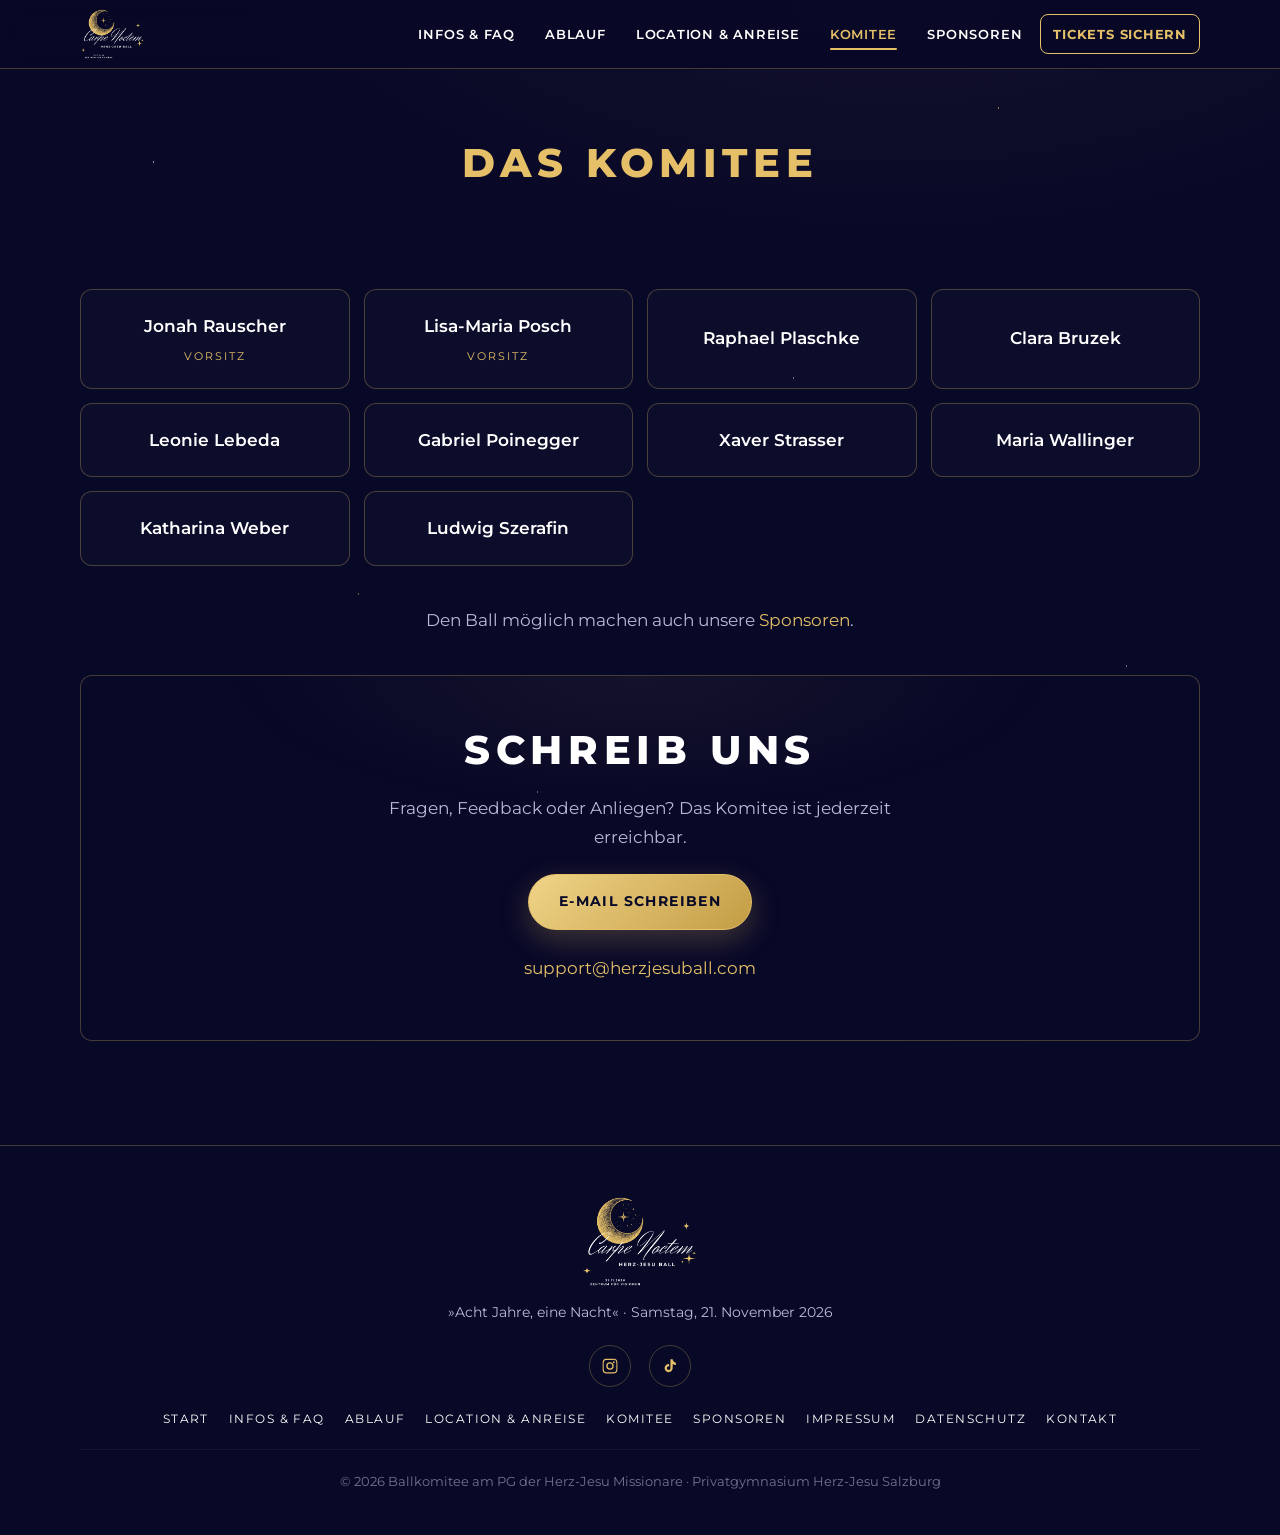
<file: komitee.html>
<!DOCTYPE html>
<html lang="de">
<head>
  <meta charset="UTF-8">
  <meta name="viewport" content="width=device-width, initial-scale=1">
  <meta name="referrer" content="strict-origin-when-cross-origin">
  <meta name="theme-color" content="#080827">
  <meta name="robots" content="index, follow, max-image-preview:large">
  <meta name="description" content="Das Ballkomitee des Herz-Jesu Balls 2026 – Vorsitz und Team, die den Maturaball des Privatgymnasiums Herz-Jesu Salzburg organisieren.">
  <link rel="canonical" href="https://herzjesuball.com/komitee">
  <title>Komitee · Herz-Jesu Ball 2026</title>
  <meta property="og:type" content="website">
  <meta property="og:site_name" content="Herz-Jesu Ball 2026">
  <meta property="og:title" content="Komitee · Herz-Jesu Ball 2026">
  <meta property="og:description" content="Das Ballkomitee des Herz-Jesu Balls 2026 – Vorsitz und Team.">
  <meta property="og:url" content="https://herzjesuball.com/komitee">
  <meta property="og:image" content="https://herzjesuball.com/assets/og-image.png">
  <meta name="twitter:card" content="summary_large_image">
  <link rel="icon" href="favicon.ico?v=4" sizes="48x48">
  <link rel="icon" href="assets/favicon-48-light.png?v=4" sizes="48x48" type="image/png" media="(prefers-color-scheme: light)">
  <link rel="icon" href="assets/favicon-48.png?v=4" sizes="48x48" type="image/png" media="(prefers-color-scheme: dark)">
  <link rel="icon" href="assets/favicon-32-light.png?v=4" sizes="32x32" type="image/png" media="(prefers-color-scheme: light)">
  <link rel="icon" href="assets/favicon-32.png?v=4" sizes="32x32" type="image/png" media="(prefers-color-scheme: dark)">
  <link rel="icon" href="assets/favicon-16-light.png?v=4" sizes="16x16" type="image/png" media="(prefers-color-scheme: light)">
  <link rel="icon" href="assets/favicon-16.png?v=4" sizes="16x16" type="image/png" media="(prefers-color-scheme: dark)">
  <link rel="apple-touch-icon" href="assets/apple-touch-icon.png?v=3">
  <meta name="apple-mobile-web-app-capable" content="yes">
  <meta name="apple-mobile-web-app-title" content="Herzjesuball">
  <link rel="manifest" href="site.webmanifest?v=2">
  <link rel="preconnect" href="https://fonts.googleapis.com">
  <link rel="preconnect" href="https://fonts.gstatic.com" crossorigin>
  <link href="https://fonts.googleapis.com/css2?family=Cormorant+Garamond:ital,wght@0,400;0,600;1,400;1,600&family=Herr+Von+Muellerhoff&family=Montserrat:wght@400;600;700;800&display=swap" rel="stylesheet">
  <link rel="stylesheet" href="css/styles.css?v=32">
</head>
<body>
  <a class="skip-link" href="#main">Zum Inhalt springen</a>
  <header class="nav">
    <nav class="nav__inner container" aria-label="Hauptnavigation">
      <a class="nav__brand" href="." aria-label="Carpe Noctem – Herz-Jesu Ball, Startseite">
        <img class="nav__logo" src="assets/logo.webp" alt="" width="900" height="696">
      </a>
      <button class="nav__toggle" aria-label="Menü öffnen" aria-expanded="false" aria-controls="nav-links">
        <span></span><span></span><span></span>
      </button>
      <ul class="nav__links" id="nav-links">
        <li><a href="infos.html">Infos &amp; FAQ</a></li>
        <li><a href="ablauf.html">Ablauf</a></li>
        <li><a href="location.html">Location &amp; Anreise</a></li>
        <li><a href="komitee.html" aria-current="page">Komitee</a></li>
        <li><a href="sponsoren.html">Sponsoren</a></li>
        <li><a class="nav__cta" data-ticket href="tickets.html">Tickets sichern</a></li>
      </ul>
    </nav>
  </header>
  <main id="main">
    <header class="pagehead container">
      <h1 class="section__title section__title--gold">Das Komitee</h1>
    </header>
    <section class="section container">
      <div class="members">
        <div class="member"><div class="member__name">Jonah Rauscher</div><div class="member__role">Vorsitz</div></div>
        <div class="member"><div class="member__name">Lisa-Maria Posch</div><div class="member__role">Vorsitz</div></div>
        <div class="member"><div class="member__name">Raphael Plaschke</div></div>
        <div class="member"><div class="member__name">Clara Bruzek</div></div>
        <div class="member"><div class="member__name">Leonie Lebeda</div></div>
        <div class="member"><div class="member__name">Gabriel Poinegger</div></div>
        <div class="member"><div class="member__name">Xaver Strasser</div></div>
        <div class="member"><div class="member__name">Maria Wallinger</div></div>
        <div class="member"><div class="member__name">Katharina Weber</div></div>
        <div class="member"><div class="member__name">Ludwig Szerafin</div></div>
      </div>
      <p class="text-muted center mt-l">Den Ball möglich machen auch unsere <a href="sponsoren.html">Sponsoren</a>.</p>
      <div class="contact-box mt-l">
        <h2 class="section__title" style="margin-bottom:10px;">Schreib uns</h2>
        <p class="text-muted" style="max-width:52ch;margin:0 auto 22px;">Fragen, Feedback oder Anliegen? Das Komitee ist jederzeit erreichbar.</p>
        <a class="btn btn--primary" href="mailto:support@herzjesuball.com?subject=Anfrage%20Herz-Jesu%20Ball%202026">E-Mail schreiben</a>
        <p class="text-muted mt-m"><a href="mailto:support@herzjesuball.com">support@herzjesuball.com</a></p>
      </div>
    </section>
  </main>
  <footer class="footer">
    <div class="container">
      <img class="footer__logo" src="assets/logo.webp" alt="" width="900" height="696">
      <p class="footer__tag">»Acht Jahre, eine Nacht« · Samstag, 21. November 2026</p>
      <div class="footer__socials">
        <a href="https://www.instagram.com/herzjesuballmj27/" target="_blank" rel="noopener noreferrer" aria-label="Instagram"><svg viewBox="0 0 24 24" aria-hidden="true"><path d="M12 2.2c3.2 0 3.6 0 4.9.07 1.2.05 1.8.25 2.2.42.6.2 1 .5 1.4.9.4.4.7.8.9 1.4.17.4.37 1 .42 2.2.06 1.3.07 1.7.07 4.9s0 3.6-.07 4.9c-.05 1.2-.25 1.8-.42 2.2-.2.6-.5 1-.9 1.4-.4.4-.8.7-1.4.9-.4.17-1 .37-2.2.42-1.3.06-1.7.07-4.9.07s-3.6 0-4.9-.07c-1.2-.05-1.8-.25-2.2-.42-.6-.2-1-.5-1.4-.9-.4-.4-.7-.8-.9-1.4-.17-.4-.37-1-.42-2.2C2.2 15.6 2.2 15.2 2.2 12s0-3.6.07-4.9c.05-1.2.25-1.8.42-2.2.2-.6.5-1 .9-1.4.4-.4.8-.7 1.4-.9.4-.17 1-.37 2.2-.42C8.4 2.2 8.8 2.2 12 2.2zm0 1.8c-3.1 0-3.5 0-4.7.07-.9.04-1.4.2-1.7.32-.4.16-.7.35-1 .65-.3.3-.5.6-.65 1-.12.3-.28.8-.32 1.7C3.6 8.5 3.6 8.9 3.6 12s0 3.5.07 4.7c.04.9.2 1.4.32 1.7.16.4.35.7.65 1 .3.3.6.5 1 .65.3.12.8.28 1.7.32 1.2.07 1.6.07 4.7.07s3.5 0 4.7-.07c.9-.04 1.4-.2 1.7-.32.4-.16.7-.35 1-.65.3-.3.5-.6.65-1 .12-.3.28-.8.32-1.7.07-1.2.07-1.6.07-4.7s0-3.5-.07-4.7c-.04-.9-.2-1.4-.32-1.7-.16-.4-.35-.7-.65-1-.3-.3-.6-.5-1-.65-.3-.12-.8-.28-1.7-.32C15.5 4 15.1 4 12 4zm0 3.06A4.94 4.94 0 1 0 12 17a4.94 4.94 0 0 0 0-9.88zm0 8.14A3.2 3.2 0 1 1 12 8.8a3.2 3.2 0 0 1 0 6.4zm6.3-8.34a1.15 1.15 0 1 1-2.3 0 1.15 1.15 0 0 1 2.3 0z"/></svg></a>
        <a href="https://www.tiktok.com/@herzjesuball" target="_blank" rel="noopener noreferrer" aria-label="TikTok"><svg viewBox="0 0 24 24" aria-hidden="true"><path d="M16.6 5.8a4.3 4.3 0 0 1-1-2.8h-3v11.9a2.4 2.4 0 1 1-1.7-2.3V9.5a5.4 5.4 0 1 0 4.7 5.3V9.3a7.3 7.3 0 0 0 4.3 1.4V7.6a4.3 4.3 0 0 1-3.3-1.8z"/></svg></a>
      </div>
      <nav class="footer__nav" aria-label="Fußzeile">
        <a href=".">Start</a>
        <a href="infos.html">Infos &amp; FAQ</a>
        <a href="ablauf.html">Ablauf</a>
        <a href="location.html">Location &amp; Anreise</a>
        <a href="komitee.html">Komitee</a>
        <a href="sponsoren.html">Sponsoren</a>
        <a href="impressum.html">Impressum</a>
        <a href="impressum.html#datenschutz">Datenschutz</a>
        <a href="mailto:support@herzjesuball.com">Kontakt</a>
      </nav>
      <p class="footer__copy">© <span data-year>2026</span> Ballkomitee am PG der Herz-Jesu Missionare · Privatgymnasium Herz-Jesu Salzburg</p>
    </div>
  </footer>
  <script src="js/main.js?v=7"></script>
</body>
</html>
</file>
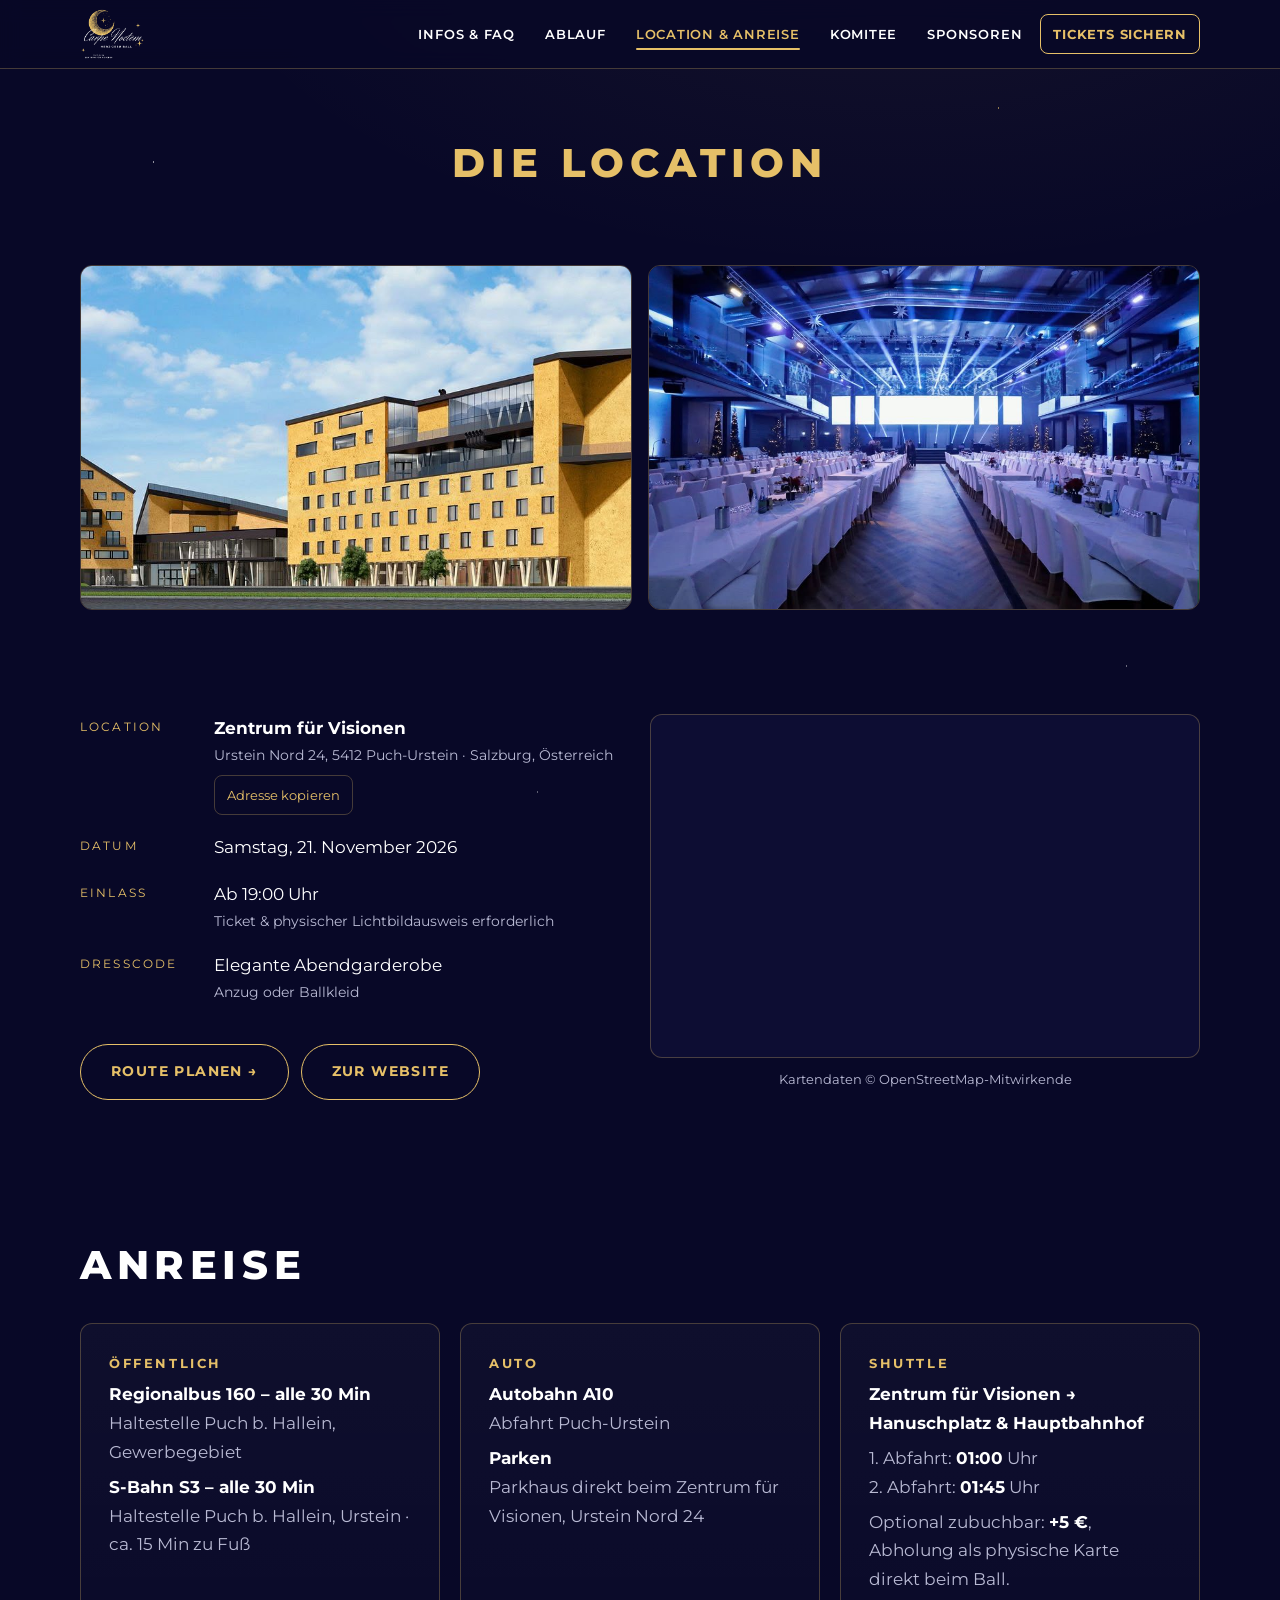
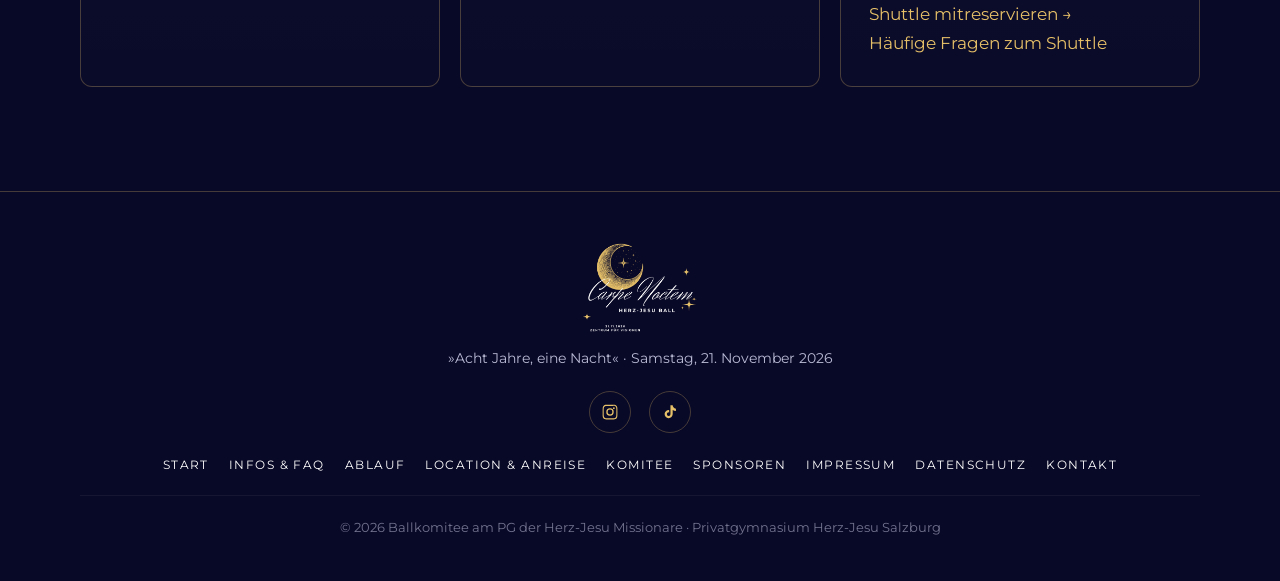
<file: location.html>
<!DOCTYPE html>
<html lang="de">
<head>
  <meta charset="UTF-8">
  <meta name="viewport" content="width=device-width, initial-scale=1">
  <meta name="referrer" content="strict-origin-when-cross-origin">
  <meta name="theme-color" content="#080827">
  <meta name="robots" content="index, follow, max-image-preview:large">
  <meta name="description" content="Zentrum für Visionen in Puch bei Hallein – Adresse, Karte sowie Anreise mit Auto, Öffis und Shuttle zum Herz-Jesu Ball 2026.">
  <title>Location &amp; Anreise · Herz-Jesu Ball 2026</title>
  <link rel="canonical" href="https://herzjesuball.com/location">
  <meta property="og:type" content="website">
  <meta property="og:site_name" content="Herz-Jesu Ball 2026">
  <meta property="og:title" content="Location &amp; Anreise · Herz-Jesu Ball 2026">
  <meta property="og:description" content="Zentrum für Visionen in Puch bei Hallein – Adresse, Karte sowie Anreise mit Auto, Öffis und Shuttle zum Herz-Jesu Ball 2026.">
  <meta property="og:url" content="https://herzjesuball.com/location">
  <meta property="og:image" content="https://herzjesuball.com/assets/og-image.png">
  <meta name="twitter:card" content="summary_large_image">
  <link rel="icon" href="favicon.ico?v=4" sizes="48x48">
  <link rel="icon" href="assets/favicon-48-light.png?v=4" sizes="48x48" type="image/png" media="(prefers-color-scheme: light)">
  <link rel="icon" href="assets/favicon-48.png?v=4" sizes="48x48" type="image/png" media="(prefers-color-scheme: dark)">
  <link rel="icon" href="assets/favicon-32-light.png?v=4" sizes="32x32" type="image/png" media="(prefers-color-scheme: light)">
  <link rel="icon" href="assets/favicon-32.png?v=4" sizes="32x32" type="image/png" media="(prefers-color-scheme: dark)">
  <link rel="icon" href="assets/favicon-16-light.png?v=4" sizes="16x16" type="image/png" media="(prefers-color-scheme: light)">
  <link rel="icon" href="assets/favicon-16.png?v=4" sizes="16x16" type="image/png" media="(prefers-color-scheme: dark)">
  <link rel="apple-touch-icon" href="assets/apple-touch-icon.png?v=3">
  <meta name="apple-mobile-web-app-capable" content="yes">
  <meta name="apple-mobile-web-app-title" content="Herzjesuball">
  <link rel="manifest" href="site.webmanifest?v=2">
  <link rel="preconnect" href="https://fonts.googleapis.com">
  <link rel="preconnect" href="https://fonts.gstatic.com" crossorigin>
  <link href="https://fonts.googleapis.com/css2?family=Cormorant+Garamond:ital,wght@0,400;0,600;1,400;1,600&family=Herr+Von+Muellerhoff&family=Montserrat:wght@400;600;700;800&display=swap" rel="stylesheet">
  <link rel="stylesheet" href="css/styles.css?v=32">
</head>
<body>
  <a class="skip-link" href="#main">Zum Inhalt springen</a>
  <header class="nav">
    <nav class="nav__inner container" aria-label="Hauptnavigation">
      <a class="nav__brand" href="." aria-label="Carpe Noctem – Herz-Jesu Ball, Startseite">
        <img class="nav__logo" src="assets/logo.webp" alt="" width="900" height="696">
      </a>
      <button class="nav__toggle" aria-label="Menü öffnen" aria-expanded="false" aria-controls="nav-links">
        <span></span><span></span><span></span>
      </button>
      <ul class="nav__links" id="nav-links">
        <li><a href="infos.html">Infos &amp; FAQ</a></li>
        <li><a href="ablauf.html">Ablauf</a></li>
        <li><a href="location.html" aria-current="page">Location &amp; Anreise</a></li>
        <li><a href="komitee.html">Komitee</a></li>
        <li><a href="sponsoren.html">Sponsoren</a></li>
        <li><a class="nav__cta" data-ticket href="tickets.html">Tickets sichern</a></li>
      </ul>
    </nav>
  </header>
  <main id="main">
    <header class="pagehead container">
      <h1 class="section__title section__title--gold">Die Location</h1>
    </header>
    <section class="section section--tight container">
      <div class="photo-grid">
        <figure class="photo-figure">
          <img class="photo photo--cover" src="assets/photos/zfv-aussen.jpg" alt="Außenansicht des Zentrums für Visionen in Puch-Urstein" loading="lazy" width="900" height="500">
        </figure>
        <figure class="photo-figure">
          <img class="photo photo--cover" src="assets/photos/zfv-saal.jpg" alt="Der große Saal im Zentrum für Visionen, festlich für einen Ball eingedeckt" loading="lazy" width="1030" height="687">
        </figure>
      </div>
    </section>
    <section class="section container">
      <div class="grid grid--2">
        <div>
          <div class="infolist">
            <div class="infoline">
              <div class="infoline__label">Location</div>
              <div class="infoline__value">
                <strong>Zentrum für Visionen</strong>
                <small>Urstein Nord 24, 5412 Puch-Urstein · Salzburg, Österreich</small>
                <div class="copyrow" style="margin-top:8px;">
                  <button class="copybtn" type="button" data-copy="Zentrum für Visionen, Urstein Nord 24, 5412 Puch-Urstein">Adresse kopieren</button>
                </div>
              </div>
            </div>
            <div class="infoline">
              <div class="infoline__label">Datum</div>
              <div class="infoline__value">Samstag, 21. November 2026</div>
            </div>
            <div class="infoline">
              <div class="infoline__label">Einlass</div>
              <div class="infoline__value">Ab 19:00 Uhr<small>Ticket &amp; physischer Lichtbildausweis erforderlich</small></div>
            </div>
            <div class="infoline">
              <div class="infoline__label">Dresscode</div>
              <div class="infoline__value">Elegante Abendgarderobe<small>Anzug oder Ballkleid</small></div>
            </div>
          </div>
          <div class="mt-l" style="display:flex;gap:12px;flex-wrap:wrap;">
            <a class="btn btn--ghost" href="https://www.google.com/maps/search/?api=1&amp;query=Zentrum+f%C3%BCr+Visionen+Urstein+Nord+24+5412+Puch-Urstein" target="_blank" rel="noopener noreferrer">Route planen →</a>
            <a class="btn btn--ghost" href="https://www.zentrum-visionen.at" target="_blank" rel="noopener noreferrer">Zur Website</a>
          </div>
        </div>
        <div>
          <div class="map-wrap">
            <iframe
              title="Karte: Zentrum für Visionen, Puch bei Hallein"
              loading="lazy"
              referrerpolicy="no-referrer"
              src="https://www.openstreetmap.org/export/embed.html?bbox=13.0870%2C47.7228%2C13.1075%2C47.7318&amp;layer=mapnik&amp;marker=47.7273%2C13.0972"></iframe>
          </div>
          <p class="text-muted center" style="font-size:13px;margin-top:10px;">
            Kartendaten © OpenStreetMap-Mitwirkende
          </p>
        </div>
      </div>
    </section>
    <section class="section container" id="anreise">
      <h2 class="section__title">Anreise</h2>
      <div class="grid grid--3">
        <div class="card">
          <h3>Öffentlich</h3>
          <p><strong>Regionalbus 160 – alle 30 Min</strong><br>Haltestelle Puch b. Hallein, Gewerbegebiet</p>
          <p><strong>S-Bahn S3 – alle 30 Min</strong><br>Haltestelle Puch b. Hallein, Urstein · ca. 15 Min zu Fuß</p>
        </div>
        <div class="card">
          <h3>Auto</h3>
          <p><strong>Autobahn A10</strong><br>Abfahrt Puch-Urstein</p>
          <p><strong>Parken</strong><br>Parkhaus direkt beim Zentrum für Visionen, Urstein Nord 24</p>
        </div>
        <div class="card">
          <h3>Shuttle</h3>
          <p><strong>Zentrum für Visionen → Hanuschplatz &amp; Hauptbahnhof</strong></p>
          <p>1. Abfahrt: <strong>01:00</strong> Uhr<br>2. Abfahrt: <strong>01:45</strong> Uhr</p>
          <p>Optional zubuchbar: <strong>+5&nbsp;€</strong>, Abholung als physische Karte direkt beim Ball.</p>
          <p><a href="tickets.html#reservieren">Shuttle mitreservieren →</a><br><a href="infos.html#faq-shuttle">Häufige Fragen zum Shuttle</a></p>
        </div>
      </div>
    </section>
  </main>
  <footer class="footer">
    <div class="container">
      <img class="footer__logo" src="assets/logo.webp" alt="" width="900" height="696">
      <p class="footer__tag">»Acht Jahre, eine Nacht« · Samstag, 21. November 2026</p>
      <div class="footer__socials">
        <a href="https://www.instagram.com/herzjesuballmj27/" target="_blank" rel="noopener noreferrer" aria-label="Instagram"><svg viewBox="0 0 24 24" aria-hidden="true"><path d="M12 2.2c3.2 0 3.6 0 4.9.07 1.2.05 1.8.25 2.2.42.6.2 1 .5 1.4.9.4.4.7.8.9 1.4.17.4.37 1 .42 2.2.06 1.3.07 1.7.07 4.9s0 3.6-.07 4.9c-.05 1.2-.25 1.8-.42 2.2-.2.6-.5 1-.9 1.4-.4.4-.8.7-1.4.9-.4.17-1 .37-2.2.42-1.3.06-1.7.07-4.9.07s-3.6 0-4.9-.07c-1.2-.05-1.8-.25-2.2-.42-.6-.2-1-.5-1.4-.9-.4-.4-.7-.8-.9-1.4-.17-.4-.37-1-.42-2.2C2.2 15.6 2.2 15.2 2.2 12s0-3.6.07-4.9c.05-1.2.25-1.8.42-2.2.2-.6.5-1 .9-1.4.4-.4.8-.7 1.4-.9.4-.17 1-.37 2.2-.42C8.4 2.2 8.8 2.2 12 2.2zm0 1.8c-3.1 0-3.5 0-4.7.07-.9.04-1.4.2-1.7.32-.4.16-.7.35-1 .65-.3.3-.5.6-.65 1-.12.3-.28.8-.32 1.7C3.6 8.5 3.6 8.9 3.6 12s0 3.5.07 4.7c.04.9.2 1.4.32 1.7.16.4.35.7.65 1 .3.3.6.5 1 .65.3.12.8.28 1.7.32 1.2.07 1.6.07 4.7.07s3.5 0 4.7-.07c.9-.04 1.4-.2 1.7-.32.4-.16.7-.35 1-.65.3-.3.5-.6.65-1 .12-.3.28-.8.32-1.7.07-1.2.07-1.6.07-4.7s0-3.5-.07-4.7c-.04-.9-.2-1.4-.32-1.7-.16-.4-.35-.7-.65-1-.3-.3-.6-.5-1-.65-.3-.12-.8-.28-1.7-.32C15.5 4 15.1 4 12 4zm0 3.06A4.94 4.94 0 1 0 12 17a4.94 4.94 0 0 0 0-9.88zm0 8.14A3.2 3.2 0 1 1 12 8.8a3.2 3.2 0 0 1 0 6.4zm6.3-8.34a1.15 1.15 0 1 1-2.3 0 1.15 1.15 0 0 1 2.3 0z"/></svg></a>
        <a href="https://www.tiktok.com/@herzjesuball" target="_blank" rel="noopener noreferrer" aria-label="TikTok"><svg viewBox="0 0 24 24" aria-hidden="true"><path d="M16.6 5.8a4.3 4.3 0 0 1-1-2.8h-3v11.9a2.4 2.4 0 1 1-1.7-2.3V9.5a5.4 5.4 0 1 0 4.7 5.3V9.3a7.3 7.3 0 0 0 4.3 1.4V7.6a4.3 4.3 0 0 1-3.3-1.8z"/></svg></a>
      </div>
      <nav class="footer__nav" aria-label="Fußzeile">
        <a href=".">Start</a>
        <a href="infos.html">Infos &amp; FAQ</a>
        <a href="ablauf.html">Ablauf</a>
        <a href="location.html">Location &amp; Anreise</a>
        <a href="komitee.html">Komitee</a>
        <a href="sponsoren.html">Sponsoren</a>
        <a href="impressum.html">Impressum</a>
        <a href="impressum.html#datenschutz">Datenschutz</a>
        <a href="mailto:support@herzjesuball.com">Kontakt</a>
      </nav>
      <p class="footer__copy">© <span data-year>2026</span> Ballkomitee am PG der Herz-Jesu Missionare · Privatgymnasium Herz-Jesu Salzburg</p>
    </div>
  </footer>
  <script src="js/main.js?v=7"></script>
</body>
</html>
</file>
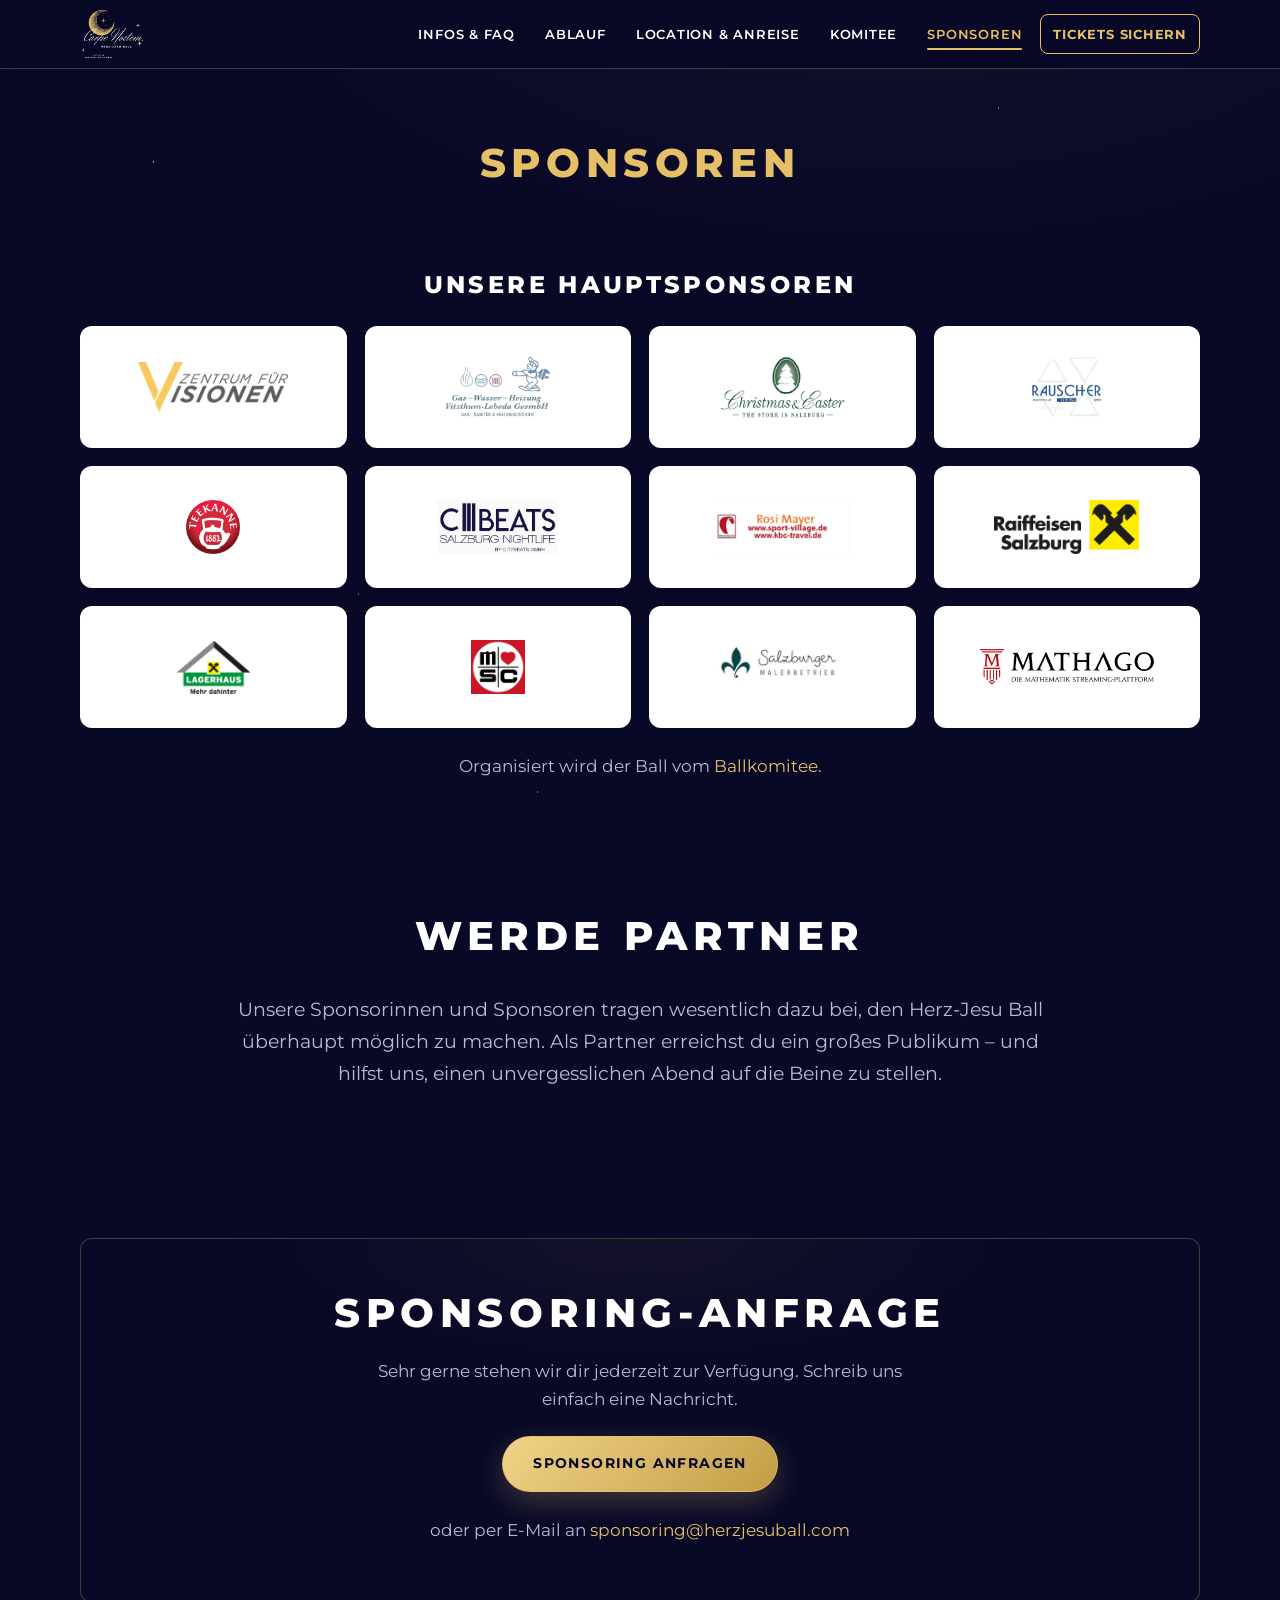
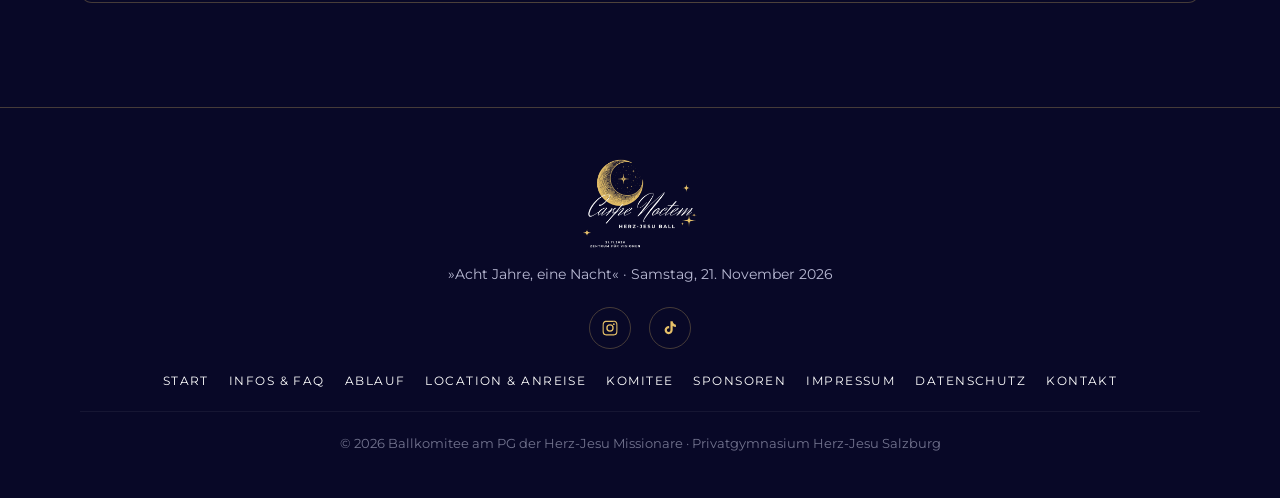
<file: sponsoren.html>
<!DOCTYPE html>
<html lang="de">
<head>
  <meta charset="UTF-8">
  <meta name="viewport" content="width=device-width, initial-scale=1">
  <meta name="referrer" content="strict-origin-when-cross-origin">
  <meta name="theme-color" content="#080827">
  <meta name="robots" content="index, follow, max-image-preview:large">
  <meta name="description" content="Unsere Partner und Unterstützer machen den Herz-Jesu Ball 2026 möglich. Werden auch Sie Sponsor.">
  <title>Sponsoren · Herz-Jesu Ball 2026</title>
  <link rel="canonical" href="https://herzjesuball.com/sponsoren">
  <meta property="og:type" content="website">
  <meta property="og:site_name" content="Herz-Jesu Ball 2026">
  <meta property="og:title" content="Sponsoren · Herz-Jesu Ball 2026">
  <meta property="og:description" content="Unsere Partner und Unterstützer machen den Herz-Jesu Ball 2026 möglich. Werden auch Sie Sponsor.">
  <meta property="og:url" content="https://herzjesuball.com/sponsoren">
  <meta property="og:image" content="https://herzjesuball.com/assets/og-image.png">
  <meta name="twitter:card" content="summary_large_image">
  <link rel="icon" href="favicon.ico?v=4" sizes="48x48">
  <link rel="icon" href="assets/favicon-48-light.png?v=4" sizes="48x48" type="image/png" media="(prefers-color-scheme: light)">
  <link rel="icon" href="assets/favicon-48.png?v=4" sizes="48x48" type="image/png" media="(prefers-color-scheme: dark)">
  <link rel="icon" href="assets/favicon-32-light.png?v=4" sizes="32x32" type="image/png" media="(prefers-color-scheme: light)">
  <link rel="icon" href="assets/favicon-32.png?v=4" sizes="32x32" type="image/png" media="(prefers-color-scheme: dark)">
  <link rel="icon" href="assets/favicon-16-light.png?v=4" sizes="16x16" type="image/png" media="(prefers-color-scheme: light)">
  <link rel="icon" href="assets/favicon-16.png?v=4" sizes="16x16" type="image/png" media="(prefers-color-scheme: dark)">
  <link rel="apple-touch-icon" href="assets/apple-touch-icon.png?v=3">
  <meta name="apple-mobile-web-app-capable" content="yes">
  <meta name="apple-mobile-web-app-title" content="Herzjesuball">
  <link rel="manifest" href="site.webmanifest?v=2">
  <link rel="preconnect" href="https://fonts.googleapis.com">
  <link rel="preconnect" href="https://fonts.gstatic.com" crossorigin>
  <link href="https://fonts.googleapis.com/css2?family=Cormorant+Garamond:ital,wght@0,400;0,600;1,400;1,600&family=Herr+Von+Muellerhoff&family=Montserrat:wght@400;600;700;800&display=swap" rel="stylesheet">
  <link rel="stylesheet" href="css/styles.css?v=32">
</head>
<body>
  <a class="skip-link" href="#main">Zum Inhalt springen</a>
  <header class="nav">
    <nav class="nav__inner container" aria-label="Hauptnavigation">
      <a class="nav__brand" href="." aria-label="Carpe Noctem – Herz-Jesu Ball, Startseite">
        <img class="nav__logo" src="assets/logo.webp" alt="" width="900" height="696">
      </a>
      <button class="nav__toggle" aria-label="Menü öffnen" aria-expanded="false" aria-controls="nav-links">
        <span></span><span></span><span></span>
      </button>
      <ul class="nav__links" id="nav-links">
        <li><a href="infos.html">Infos &amp; FAQ</a></li>
        <li><a href="ablauf.html">Ablauf</a></li>
        <li><a href="location.html">Location &amp; Anreise</a></li>
        <li><a href="komitee.html">Komitee</a></li>
        <li><a href="sponsoren.html" aria-current="page">Sponsoren</a></li>
        <li><a class="nav__cta" data-ticket href="tickets.html">Tickets sichern</a></li>
      </ul>
    </nav>
  </header>
  <main id="main">
    <header class="pagehead container">
      <h1 class="section__title section__title--gold">Sponsoren</h1>
    </header>
    <section class="section section--tight container">
      <h2 class="section__title center" style="font-size:24px;margin-bottom:20px;">Unsere Hauptsponsoren</h2>
      <div class="sponsor-grid">
        <figure class="sponsor" data-name="Zentrum für Visionen"><a href="https://www.zentrum-visionen.at" target="_blank" rel="noopener noreferrer" aria-label="Zentrum für Visionen – Website öffnen"><img src="assets/sponsors/zentrum-visionen.webp" alt="Zentrum für Visionen" loading="lazy" width="179" height="60"></a></figure>
        <figure class="sponsor" data-name="Gas · Wasser · Heizung – Vitzthum-Lebeda"><img src="assets/sponsors/gas-wasser.webp" alt="Gas · Wasser · Heizung – Vitzthum-Lebeda" loading="lazy" width="605" height="360"></figure>
        <figure class="sponsor" data-name="Christmas &amp; Easter"><img src="assets/sponsors/christmas-easter.webp" alt="Christmas &amp; Easter" loading="lazy" width="640" height="322"></figure>
        <figure class="sponsor" data-name="Rauscher"><img src="assets/sponsors/rauscher.webp" alt="Rauscher GmbH" loading="lazy" width="415" height="360"></figure>
        <figure class="sponsor" data-name="Teekanne"><a href="https://www.teekanne.at" target="_blank" rel="noopener noreferrer" aria-label="Teekanne – Website öffnen"><img src="assets/sponsors/teekanne.webp" alt="Teekanne" loading="lazy" width="360" height="360"></a></figure>
        <figure class="sponsor" data-name="CIIIBEATS – Salzburg Nightlife"><a href="https://www.citybeats.at" target="_blank" rel="noopener noreferrer" aria-label="CityBeats – Website öffnen"><img src="assets/sponsors/beats.webp" alt="CIIIBEATS – Salzburg Nightlife" loading="lazy" width="353" height="157"></a></figure>
        <figure class="sponsor" data-name="Sports Village"><a href="https://www.onlineweg.de/burghausen/" target="_blank" rel="noopener noreferrer" aria-label="Sports Village – Website öffnen"><img src="assets/sponsors/sports-village.webp" alt="Sports Village – Rosi Mayer" loading="lazy" width="640" height="255"></a></figure>
        <figure class="sponsor" data-name="Raiffeisen Salzburg"><a href="https://salzburg.raiffeisen.at" target="_blank" rel="noopener noreferrer" aria-label="Raiffeisen Salzburg – Website öffnen"><img src="assets/sponsors/raiffeisen.webp" alt="Raiffeisen Salzburg" loading="lazy" width="640" height="238"></a></figure>
        <figure class="sponsor" data-name="Lagerhaus"><a href="https://salzburger-lagerhaus.at" target="_blank" rel="noopener noreferrer" aria-label="Salzburger Lagerhaus – Website öffnen"><img src="assets/sponsors/lagerhaus.webp" alt="Lagerhaus – Mehr dahinter" loading="lazy" width="640" height="448"></a></figure>
        <figure class="sponsor" data-name="MSC – Herz-Jesu Missionare"><a href="https://www.herzjesugym.at" target="_blank" rel="noopener noreferrer" aria-label="Herz-Jesu Gymnasium – Website öffnen"><img src="assets/sponsors/msc.webp" alt="MSC – Missionare vom Heiligsten Herzen Jesu" loading="lazy" width="490" height="490"></a></figure>
        <figure class="sponsor" data-name="Salzburger Malerbetrieb"><a href="https://www.salzburger-malerbetrieb.at" target="_blank" rel="noopener noreferrer" aria-label="Salzburger Malerbetrieb – Website öffnen"><img src="assets/sponsors/malerbetrieb.webp" alt="Salzburger Malerbetrieb" loading="lazy" width="360" height="120"></a></figure>
        <figure class="sponsor" data-name="Mathago"><a href="https://www.mathago.at" target="_blank" rel="noopener noreferrer" aria-label="Mathago – Website öffnen"><img src="assets/sponsors/mathago.webp" alt="Mathago – Die Mathematik Streaming-Plattform" loading="lazy" width="640" height="159"></a></figure>
      </div>
      <p class="text-muted center mt-m">Organisiert wird der Ball vom <a href="komitee.html">Ballkomitee</a>.</p>
    </section>
    <section class="section container center" id="werde-partner">
      <h2 class="section__title">Werde Partner</h2>
      <p class="lead" style="margin-inline:auto;">
        Unsere Sponsorinnen und Sponsoren tragen wesentlich dazu bei, den Herz-Jesu Ball überhaupt
        möglich zu machen. Als Partner erreichst du ein großes Publikum – und hilfst uns, einen
        unvergesslichen Abend auf die Beine zu stellen.
      </p>
    </section>
    <section class="section container">
      <div class="contact-box">
        <h2 class="section__title" style="margin-bottom:10px;">Sponsoring-Anfrage</h2>
        <p class="text-muted" style="max-width:52ch;margin:0 auto 22px;">
          Sehr gerne stehen wir dir jederzeit zur Verfügung. Schreib uns einfach eine Nachricht.
        </p>
        <a class="btn btn--primary" href="mailto:sponsoring@herzjesuball.com?subject=Sponsoring-Anfrage%20Herz-Jesu%20Ball%202026">Sponsoring anfragen</a>
        <p class="text-muted mt-m">
          oder per E-Mail an <a href="mailto:sponsoring@herzjesuball.com">sponsoring@herzjesuball.com</a>
        </p>
      </div>
    </section>
  </main>
  <footer class="footer">
    <div class="container">
      <img class="footer__logo" src="assets/logo.webp" alt="" width="900" height="696">
      <p class="footer__tag">»Acht Jahre, eine Nacht« · Samstag, 21. November 2026</p>
      <div class="footer__socials">
        <a href="https://www.instagram.com/herzjesuballmj27/" target="_blank" rel="noopener noreferrer" aria-label="Instagram"><svg viewBox="0 0 24 24" aria-hidden="true"><path d="M12 2.2c3.2 0 3.6 0 4.9.07 1.2.05 1.8.25 2.2.42.6.2 1 .5 1.4.9.4.4.7.8.9 1.4.17.4.37 1 .42 2.2.06 1.3.07 1.7.07 4.9s0 3.6-.07 4.9c-.05 1.2-.25 1.8-.42 2.2-.2.6-.5 1-.9 1.4-.4.4-.8.7-1.4.9-.4.17-1 .37-2.2.42-1.3.06-1.7.07-4.9.07s-3.6 0-4.9-.07c-1.2-.05-1.8-.25-2.2-.42-.6-.2-1-.5-1.4-.9-.4-.4-.7-.8-.9-1.4-.17-.4-.37-1-.42-2.2C2.2 15.6 2.2 15.2 2.2 12s0-3.6.07-4.9c.05-1.2.25-1.8.42-2.2.2-.6.5-1 .9-1.4.4-.4.8-.7 1.4-.9.4-.17 1-.37 2.2-.42C8.4 2.2 8.8 2.2 12 2.2zm0 1.8c-3.1 0-3.5 0-4.7.07-.9.04-1.4.2-1.7.32-.4.16-.7.35-1 .65-.3.3-.5.6-.65 1-.12.3-.28.8-.32 1.7C3.6 8.5 3.6 8.9 3.6 12s0 3.5.07 4.7c.04.9.2 1.4.32 1.7.16.4.35.7.65 1 .3.3.6.5 1 .65.3.12.8.28 1.7.32 1.2.07 1.6.07 4.7.07s3.5 0 4.7-.07c.9-.04 1.4-.2 1.7-.32.4-.16.7-.35 1-.65.3-.3.5-.6.65-1 .12-.3.28-.8.32-1.7.07-1.2.07-1.6.07-4.7s0-3.5-.07-4.7c-.04-.9-.2-1.4-.32-1.7-.16-.4-.35-.7-.65-1-.3-.3-.6-.5-1-.65-.3-.12-.8-.28-1.7-.32C15.5 4 15.1 4 12 4zm0 3.06A4.94 4.94 0 1 0 12 17a4.94 4.94 0 0 0 0-9.88zm0 8.14A3.2 3.2 0 1 1 12 8.8a3.2 3.2 0 0 1 0 6.4zm6.3-8.34a1.15 1.15 0 1 1-2.3 0 1.15 1.15 0 0 1 2.3 0z"/></svg></a>
        <a href="https://www.tiktok.com/@herzjesuball" target="_blank" rel="noopener noreferrer" aria-label="TikTok"><svg viewBox="0 0 24 24" aria-hidden="true"><path d="M16.6 5.8a4.3 4.3 0 0 1-1-2.8h-3v11.9a2.4 2.4 0 1 1-1.7-2.3V9.5a5.4 5.4 0 1 0 4.7 5.3V9.3a7.3 7.3 0 0 0 4.3 1.4V7.6a4.3 4.3 0 0 1-3.3-1.8z"/></svg></a>
      </div>
      <nav class="footer__nav" aria-label="Fußzeile">
        <a href=".">Start</a>
        <a href="infos.html">Infos &amp; FAQ</a>
        <a href="ablauf.html">Ablauf</a>
        <a href="location.html">Location &amp; Anreise</a>
        <a href="komitee.html">Komitee</a>
        <a href="sponsoren.html">Sponsoren</a>
        <a href="impressum.html">Impressum</a>
        <a href="impressum.html#datenschutz">Datenschutz</a>
        <a href="mailto:support@herzjesuball.com">Kontakt</a>
      </nav>
      <p class="footer__copy">© <span data-year>2026</span> Ballkomitee am PG der Herz-Jesu Missionare · Privatgymnasium Herz-Jesu Salzburg</p>
    </div>
  </footer>
  <script src="js/main.js?v=7"></script>
</body>
</html>
</file>
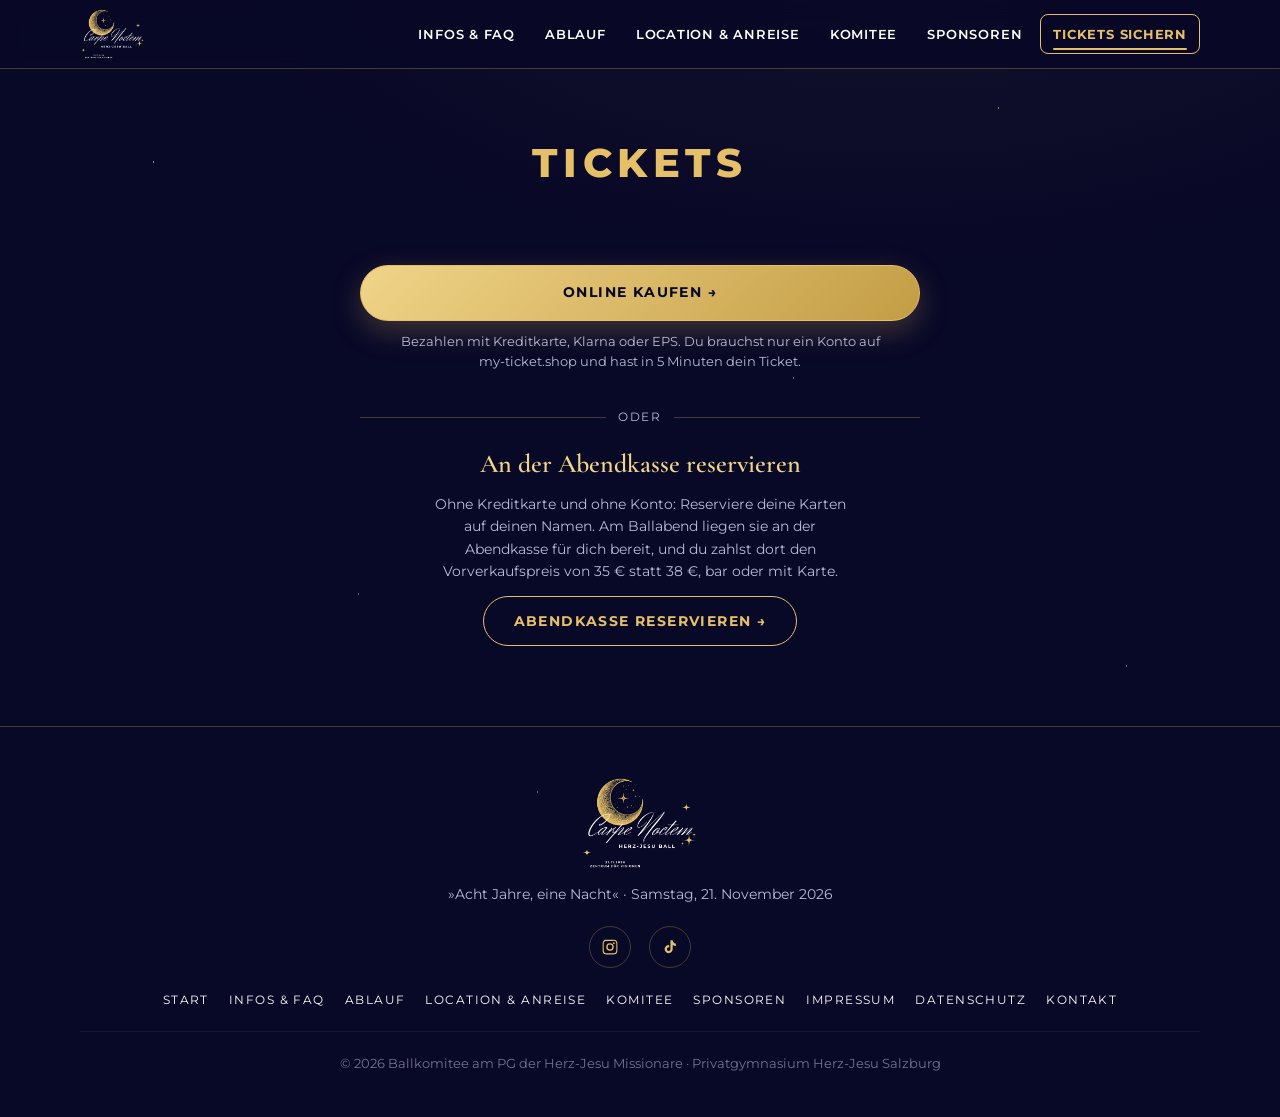
<file: tickets.html>
<!DOCTYPE html>
<html lang="de">
<head>
  <meta charset="UTF-8">
  <meta name="viewport" content="width=device-width, initial-scale=1">
  <meta name="referrer" content="strict-origin-when-cross-origin">
  <meta name="theme-color" content="#080827">
  <meta name="robots" content="noindex, follow">
  <meta name="description" content="Tickets für den Herz-Jesu Ball 2026: online kaufen oder ohne Konto reservieren.">
  <title>Tickets · Herz-Jesu Ball 2026</title>
  <link rel="icon" href="favicon.ico?v=4" sizes="48x48">
  <link rel="icon" href="assets/favicon-48-light.png?v=4" sizes="48x48" type="image/png" media="(prefers-color-scheme: light)">
  <link rel="icon" href="assets/favicon-48.png?v=4" sizes="48x48" type="image/png" media="(prefers-color-scheme: dark)">
  <link rel="apple-touch-icon" href="assets/apple-touch-icon.png?v=3">
  <link rel="manifest" href="site.webmanifest?v=2">
  <link rel="preconnect" href="https://fonts.googleapis.com">
  <link rel="preconnect" href="https://fonts.gstatic.com" crossorigin>
  <link href="https://fonts.googleapis.com/css2?family=Cormorant+Garamond:ital,wght@0,400;0,600;1,400;1,600&family=Herr+Von+Muellerhoff&family=Montserrat:wght@400;600;700;800&display=swap" rel="stylesheet">
  <link rel="stylesheet" href="css/styles.css?v=32">
</head>
<body>
  <a class="skip-link" href="#main">Zum Inhalt springen</a>

  <header class="nav">
    <nav class="nav__inner container" aria-label="Hauptnavigation">
      <a class="nav__brand" href="." aria-label="Carpe Noctem – Herz-Jesu Ball, Startseite">
        <img class="nav__logo" src="assets/logo.webp" alt="" width="900" height="696">
      </a>
      <button class="nav__toggle" aria-label="Menü öffnen" aria-expanded="false" aria-controls="nav-links">
        <span></span><span></span><span></span>
      </button>
      <ul class="nav__links" id="nav-links">
        <li><a href="infos.html">Infos &amp; FAQ</a></li>
        <li><a href="ablauf.html">Ablauf</a></li>
        <li><a href="location.html">Location &amp; Anreise</a></li>
        <li><a href="komitee.html">Komitee</a></li>
        <li><a href="sponsoren.html">Sponsoren</a></li>
        <li><a class="nav__cta" data-ticket href="tickets.html" aria-current="page">Tickets sichern</a></li>
      </ul>
    </nav>
  </header>

  <main id="main">
    <header class="pagehead container">
      <h1 class="section__title section__title--gold">Tickets</h1>
    </header>

    <section class="section section--tight container rsv">
      <!-- Auswahl: Online als Hauptweg, Reservieren als ruhige Alternative -->
      <div class="rsv-choices" id="rsvChoices">
        <a class="btn btn--primary rsv-online" id="rsvOnline" href="https://www.my-ticket.shop/events/herz-jesu-ball-2026-zentrum-f-r-visionen-hotel-a4n09Grv" rel="noopener noreferrer">Online kaufen →</a>
        <p class="rsv-online-note">Bezahlen mit Kreditkarte, Klarna oder EPS. Du brauchst nur ein Konto auf <span class="rsv-nowrap">my-ticket.shop</span> und hast in 5&nbsp;Minuten dein Ticket.</p>

        <div class="rsv-alt" id="rsvAlt" hidden>
          <div class="rsv-divider" aria-hidden="true"><span></span><em>oder</em><span></span></div>
          <h2 class="rsv-alt__title">An der Abendkasse reservieren</h2>
          <p class="rsv-alt__text">Ohne Kreditkarte und ohne Konto: Reserviere deine Karten auf deinen Namen. Am Ballabend liegen sie an der Abendkasse für dich bereit, und du zahlst dort den Vorverkaufspreis von 35&nbsp;€ statt 38&nbsp;€, bar oder mit Karte.</p>
          <button type="button" class="btn btn--ghost rsv-alt__btn" id="rsvStart">Abendkasse reservieren →</button>
        </div>
      </div>

      <!-- Reservierung -->
      <form class="rsv-flow" id="rsvForm" novalidate hidden>
        <div class="rsv-progress"><span class="rsv-step" id="rsvStepLabel">Schritt 1 von 2</span><button type="button" class="rsv-back" id="rsvBack">← Zurück</button></div>

        <div class="rsv-view" data-step="1">
          <h2 class="rsv-h">Was möchtest du?</h2>
          <div class="rsv-row">
            <div><div class="rsv-row__name">Kategorie 1 · Eintritt</div><div class="rsv-row__sub">inkl. Afterparty</div><div class="rsv-row__price">35&nbsp;€</div></div>
            <div class="rsv-stepper" data-key="k1"><button type="button" data-d="-1" aria-label="Kategorie 1 weniger">−</button><output id="rsvOut-k1">1</output><button type="button" data-d="1" aria-label="Kategorie 1 mehr">+</button></div>
          </div>
          <div class="rsv-row" id="rsvRowK2">
            <div><div class="rsv-row__name">Kategorie 2 · Tischplatz</div><div class="rsv-row__sub">inkl. Abendessen, Eintritt &amp; Afterparty · nur bis 8.&nbsp;11.</div><div class="rsv-row__price">73&nbsp;€</div></div>
            <div class="rsv-stepper" data-key="k2"><button type="button" data-d="-1" aria-label="Tischplatz weniger">−</button><output id="rsvOut-k2">0</output><button type="button" data-d="1" aria-label="Tischplatz mehr">+</button></div>
          </div>
          <div class="rsv-row" id="rsvRowSh">
            <div><div class="rsv-row__name">Shuttle</div><div class="rsv-row__sub">Zentrum für Visionen → Hanuschplatz &amp; Hauptbahnhof, 01:00 &amp; 01:45&nbsp;Uhr</div><div class="rsv-row__price">5&nbsp;€</div></div>
            <div class="rsv-stepper" data-key="sh"><button type="button" data-d="-1" aria-label="Shuttle weniger">−</button><output id="rsvOut-sh">0</output><button type="button" data-d="1" aria-label="Shuttle mehr">+</button></div>
          </div>
          <div class="rsv-total"><span>Gesamt</span><span id="rsvTotal">35&nbsp;€</span></div>
          <p class="rsv-note">Du zahlst am Ballabend an der Abendkasse, bar oder mit Karte.</p>
          <button type="button" class="btn btn--primary rsv-next" id="rsvNext">Weiter</button>
        </div>

        <div class="rsv-view" data-step="2" hidden>
          <h2 class="rsv-h">Auf wen reservieren wir?</h2>
          <p class="rsv-note">Die Karten liegen an der Abendkasse auf diesen Namen bereit. Bitte so, wie er auf deinem Ausweis steht.</p>
          <div class="rsv-names">
            <div><label class="rsv-label" for="rsvFirst">Vorname</label><input class="rsv-input" type="text" id="rsvFirst" autocomplete="given-name" maxlength="60" required></div>
            <div><label class="rsv-label" for="rsvLast">Nachname</label><input class="rsv-input" type="text" id="rsvLast" autocomplete="family-name" maxlength="60" required></div>
          </div>
          <p class="rsv-label rsv-label--sub">Wie erreichen wir dich bei Rückfragen?</p>
          <div class="rsv-seg" role="radiogroup" aria-label="Kontaktweg">
            <button type="button" role="radio" aria-checked="true" data-ch="mail">E-Mail</button>
            <button type="button" role="radio" aria-checked="false" data-ch="wa">WhatsApp</button>
            <button type="button" role="radio" aria-checked="false" data-ch="ig">Instagram</button>
          </div>
          <label class="rsv-label" for="rsvContact"><span id="rsvContactLabel">Deine E-Mail-Adresse</span></label>
          <input class="rsv-input" type="email" id="rsvContact" autocomplete="email" maxlength="120" placeholder="name@beispiel.at">
          <div class="rsv-msg">
            <label class="rsv-label" for="rsvMessage">Zusätzliche Infos <span class="rsv-optional">(optional)</span></label>
            <span class="rsv-msg__hint" id="rsvMessageHint">Zum Beispiel, wenn jemand anderes die Karten für dich abholt.</span>
            <textarea class="rsv-input rsv-textarea" id="rsvMessage" rows="3" maxlength="500" aria-describedby="rsvMessageHint" placeholder="Meine Freundin Lena Huber holt die Karten ab."></textarea>
            <span class="rsv-count" id="rsvCount" aria-live="polite">0 / 500</span>
          </div>
          <div class="rsv-hp" aria-hidden="true">
            <label for="rsvWebsite">Website</label>
            <input type="text" id="rsvWebsite" name="website" tabindex="-1" autocomplete="off">
          </div>
          <label class="rsv-check" for="rsvConsent">
            <input type="checkbox" id="rsvConsent">
            <span>Ich bin einverstanden, dass das Ballkomitee mich über diesen Weg wegen meiner Reservierung kontaktiert. Mehr dazu im <a href="impressum.html#datenschutz">Datenschutz</a>.</span>
          </label>
          <p class="rsv-error" id="rsvError" role="alert"></p>
          <button type="submit" class="btn btn--primary rsv-next" id="rsvSubmit" disabled>Reservierung abschicken</button>
        </div>
      </form>

      <!-- Bestätigung (animiert) -->
      <div class="rsv-done" id="rsvDone" hidden>
        <div class="rsv-checkmark" aria-hidden="true"><svg viewBox="0 0 24 24"><path d="M6.5 12.5l3.6 3.6L17.5 8.7"/></svg></div>
        <h2 class="rsv-done__title" tabindex="-1" id="rsvDoneTitle">Reservierung bestätigt!</h2>
        <p class="rsv-done__name" id="rsvDoneName"></p>
        <span class="rsv-done__label">Deine Reservierungsnummer</span>
        <div class="rsv-number" id="rsvNumber"><span id="rsvCode"></span></div>
        <button type="button" class="rsv-copy" id="rsvCopy">Nummer kopieren</button>

        <div class="rsv-info">
          <p id="rsvDoneLead"></p>
          <p>Nenn an der Abendkasse <b>deine Reservierungsnummer</b> und zeig deinen <b>Lichtbildausweis</b>. Du zahlst dort, bar oder mit Karte, und bekommst deine Karten.</p>
          <p>Speichere die Bestätigung als PDF oder mach einen Screenshot, dann hast du alles am Handy dabei.</p>
          <p id="rsvContactNote"></p>
        </div>

        <dl class="rsv-done__list" id="rsvSummary"></dl>

        <div class="rsv-done__actions">
          <button type="button" class="btn btn--primary" id="rsvPrint">Als PDF speichern</button>
          <a class="btn btn--ghost" href=".">Zur Startseite</a>
        </div>
      </div>

      <!-- Nur für „Als PDF speichern“: eigene Druckseite -->
      <div class="rsv-print" id="rsvPrintDoc" aria-hidden="true">
        <div class="rsv-print__head">
          <img src="assets/logo-mail.png" alt="Carpe Noctem, Herz-Jesu Ball" width="160">
          <div class="rsv-print__headtext">
            <span>Abendkasse-Reservierung</span>
            <span>Herz-Jesu Ball 2026 · Samstag, 21. November 2026</span>
          </div>
        </div>
        <div class="rsv-print__body">
          <span class="rsv-print__name" id="rsvPrintName"></span>
          <div class="rsv-print__codewrap">
            <div>
              <span class="rsv-print__label">Reservierungsnummer</span>
              <span class="rsv-print__code" id="rsvPrintCode"></span>
            </div>
          </div>
          <table class="rsv-print__table"><tbody id="rsvPrintRows"></tbody></table>
          <div class="rsv-print__box">
            <strong>An der Abendkasse</strong>
            <p>Nenn deine Reservierungsnummer und zeig deinen Lichtbildausweis. Du zahlst dort den Vorverkaufspreis, bar oder mit Karte, und bekommst deine Karten.</p>
            <p id="rsvPrintContact"></p>
          </div>
        </div>
        <div class="rsv-print__foot">
          <span>Zentrum für Visionen · Urstein Nord 24, 5412 Puch-Urstein · Einlass ab 19:00 Uhr</span>
          <span>Ballkomitee am PG der Herz-Jesu-Missionare 11/26 · Schönleitenstraße 1, 5020 Salzburg · herzjesuball.com</span>
        </div>
      </div>
    </section>
  </main>

  <footer class="footer">
    <div class="container">
      <img class="footer__logo" src="assets/logo.webp" alt="" width="900" height="696">
      <p class="footer__tag">»Acht Jahre, eine Nacht« · Samstag, 21. November 2026</p>
      <div class="footer__socials">
        <a href="https://www.instagram.com/herzjesuballmj27/" target="_blank" rel="noopener noreferrer" aria-label="Instagram">
          <svg viewBox="0 0 24 24" aria-hidden="true"><path d="M12 2.2c3.2 0 3.6 0 4.9.07 1.2.05 1.8.25 2.2.42.6.2 1 .5 1.4.9.4.4.7.8.9 1.4.17.4.37 1 .42 2.2.06 1.3.07 1.7.07 4.9s0 3.6-.07 4.9c-.05 1.2-.25 1.8-.42 2.2-.2.6-.5 1-.9 1.4-.4.4-.8.7-1.4.9-.4.17-1 .37-2.2.42-1.3.06-1.7.07-4.9.07s-3.6 0-4.9-.07c-1.2-.05-1.8-.25-2.2-.42-.6-.2-1-.5-1.4-.9-.4-.4-.7-.8-.9-1.4-.17-.4-.37-1-.42-2.2C2.2 15.6 2.2 15.2 2.2 12s0-3.6.07-4.9c.05-1.2.25-1.8.42-2.2.2-.6.5-1 .9-1.4.4-.4.8-.7 1.4-.9.4-.17 1-.37 2.2-.42C8.4 2.2 8.8 2.2 12 2.2zm0 1.8c-3.1 0-3.5 0-4.7.07-.9.04-1.4.2-1.7.32-.4.16-.7.35-1 .65-.3.3-.5.6-.65 1-.12.3-.28.8-.32 1.7C3.6 8.5 3.6 8.9 3.6 12s0 3.5.07 4.7c.04.9.2 1.4.32 1.7.16.4.35.7.65 1 .3.3.6.5 1 .65.3.12.8.28 1.7.32 1.2.07 1.6.07 4.7.07s3.5 0 4.7-.07c.9-.04 1.4-.2 1.7-.32.4-.16.7-.35 1-.65.3-.3.5-.6.65-1 .12-.3.28-.8.32-1.7.07-1.2.07-1.6.07-4.7s0-3.5-.07-4.7c-.04-.9-.2-1.4-.32-1.7-.16-.4-.35-.7-.65-1-.3-.3-.6-.5-1-.65-.3-.12-.8-.28-1.7-.32C15.5 4 15.1 4 12 4zm0 3.06A4.94 4.94 0 1 0 12 17a4.94 4.94 0 0 0 0-9.88zm0 8.14A3.2 3.2 0 1 1 12 8.8a3.2 3.2 0 0 1 0 6.4zm6.3-8.34a1.15 1.15 0 1 1-2.3 0 1.15 1.15 0 0 1 2.3 0z"/></svg>
        </a>
        <a href="https://www.tiktok.com/@herzjesuball" target="_blank" rel="noopener noreferrer" aria-label="TikTok">
          <svg viewBox="0 0 24 24" aria-hidden="true"><path d="M16.6 5.8a4.3 4.3 0 0 1-1-2.8h-3v11.9a2.4 2.4 0 1 1-1.7-2.3V9.5a5.4 5.4 0 1 0 4.7 5.3V9.3a7.3 7.3 0 0 0 4.3 1.4V7.6a4.3 4.3 0 0 1-3.3-1.8z"/></svg>
        </a>
      </div>
      <nav class="footer__nav" aria-label="Fußzeile">
        <a href=".">Start</a>
        <a href="infos.html">Infos &amp; FAQ</a>
        <a href="ablauf.html">Ablauf</a>
        <a href="location.html">Location &amp; Anreise</a>
        <a href="komitee.html">Komitee</a>
        <a href="sponsoren.html">Sponsoren</a>
        <a href="impressum.html">Impressum</a>
        <a href="impressum.html#datenschutz">Datenschutz</a>
        <a href="mailto:support@herzjesuball.com">Kontakt</a>
      </nav>
      <p class="footer__copy">© <span data-year>2026</span> Ballkomitee am PG der Herz-Jesu Missionare · Privatgymnasium Herz-Jesu Salzburg</p>
    </div>
  </footer>

  <script src="js/main.js?v=7"></script>
  <script src="js/reservieren.js?v=9"></script>
</body>
</html>
</file>
<file: css/styles.css>
/* =========================================================
   Carpe Noctem — Herz-Jesu Ball 2026
   Design system based on the official brand guide
   Colours: #080827 navy · #e6c068 gold · #ffffff · #000000
   Fonts:  Herr von Mullerhoff (script) · Cormorant Garamond
           (slogans) · Montserrat (headings & body)
   ========================================================= */

:root {
  --navy: #080827;
  --navy-2: #0d0d33;
  --navy-3: #12123f;
  --gold: #e6c068;
  --gold-soft: #f0d488;
  --gold-deep: #c39d45;
  --white: #ffffff;
  --muted: #b9bad4;
  --line: rgba(230, 192, 104, 0.28);

  --font-script: "Herr Von Muellerhoff", cursive;
  --font-slogan: "Cormorant Garamond", Georgia, serif;
  --font-body: "Montserrat", system-ui, -apple-system, Segoe UI, Roboto, Arial, sans-serif;

  --maxw: 1120px;
  --radius: 16px;
  --shadow: 0 18px 50px rgba(0, 0, 0, 0.45);
}

*,
*::before,
*::after { box-sizing: border-box; }

html { scroll-behavior: smooth; }

body {
  margin: 0;
  background: var(--navy);
  color: var(--white);
  font-family: var(--font-body);
  font-size: 17px;
  line-height: 1.7;
  -webkit-font-smoothing: antialiased;
  text-rendering: optimizeLegibility;
  overflow-x: clip;
  -webkit-text-size-adjust: 100%;
}

/* Subtle starfield behind everything */
body::before {
  content: "";
  position: fixed;
  inset: 0;
  z-index: -1;
  background:
    radial-gradient(1.4px 1.4px at 12% 18%, rgba(255,255,255,0.55) 50%, transparent 51%),
    radial-gradient(1.2px 1.2px at 78% 12%, rgba(230,192,104,0.6) 50%, transparent 51%),
    radial-gradient(1.6px 1.6px at 62% 42%, rgba(255,255,255,0.4) 50%, transparent 51%),
    radial-gradient(1.2px 1.2px at 28% 66%, rgba(230,192,104,0.45) 50%, transparent 51%),
    radial-gradient(1.4px 1.4px at 88% 74%, rgba(255,255,255,0.4) 50%, transparent 51%),
    radial-gradient(1.1px 1.1px at 42% 88%, rgba(255,255,255,0.35) 50%, transparent 51%),
    radial-gradient(1200px 600px at 70% -10%, rgba(230,192,104,0.06), transparent 60%),
    var(--navy);
  background-repeat: no-repeat;
  pointer-events: none;
}

img { max-width: 100%; display: block; }

a { color: var(--gold); text-decoration: none; }
a:hover { color: var(--gold-soft); }

:focus-visible {
  outline: 2px solid var(--gold);
  outline-offset: 3px;
  border-radius: 4px;
}

/* Skip link for keyboard / screen-reader users */
.skip-link {
  position: absolute;
  left: -999px;
  top: 0;
  background: var(--gold);
  color: var(--navy);
  padding: 10px 16px;
  font-weight: 700;
  z-index: 200;
}
.skip-link:focus { left: 12px; top: 12px; }

.container {
  width: min(100% - 40px, var(--maxw));
  margin-inline: auto;
}

/* ------------------------- Navigation ------------------------- */
.nav {
  position: sticky;
  top: 0;
  z-index: 100;
  background: rgba(8, 8, 39, 0.82);
  backdrop-filter: blur(10px);
  border-bottom: 1px solid var(--line);
}
.nav__inner {
  display: flex;
  align-items: center;
  justify-content: space-between;
  gap: 16px;
  padding: 12px 0;
}
.nav__brand {
  display: flex;
  align-items: center;
  gap: 12px;
  color: var(--white);
}
.nav__brand img { display: block; }

.nav__links {
  display: flex;
  align-items: center;
  gap: 6px;
  list-style: none;
  margin: 0;
  padding: 0;
}
.nav__links a {
  display: inline-block;
  padding: 8px 12px;
  color: var(--white);
  font-size: 13px;
  font-weight: 600;
  letter-spacing: 0.06em;
  text-transform: uppercase;
  border-radius: 8px;
  transition: color 0.2s, background 0.2s;
}
.nav__links a:hover { color: var(--gold); background: rgba(230,192,104,0.08); }
.nav__links a[aria-current="page"] { color: var(--gold); }

.nav__cta {
  border: 1px solid var(--gold) !important;
  color: var(--gold) !important;
}
.nav__cta:hover { background: var(--gold) !important; color: var(--navy) !important; }

.nav__toggle {
  display: none;
  background: none;
  border: 1px solid var(--line);
  border-radius: 8px;
  padding: 8px 10px;
  cursor: pointer;
}
.nav__toggle span {
  display: block;
  width: 22px;
  height: 2px;
  background: var(--gold);
  margin: 4px 0;
  transition: transform 0.25s, opacity 0.25s;
}
.nav__toggle[aria-expanded="true"] span:nth-child(1) { transform: translateY(6px) rotate(45deg); }
.nav__toggle[aria-expanded="true"] span:nth-child(2) { opacity: 0; }
.nav__toggle[aria-expanded="true"] span:nth-child(3) { transform: translateY(-6px) rotate(-45deg); }

@media (max-width: 1024px) {
  .nav__toggle { display: block; }
  .nav__links {
    position: absolute;
    top: 100%;
    left: 0;
    right: 0;
    flex-direction: column;
    align-items: stretch;
    gap: 0;
    background: rgba(8, 8, 39, 0.98);
    border-bottom: 1px solid var(--line);
    padding: 8px 20px 18px;
    max-height: 0;
    overflow: hidden;
    transition: max-height 0.3s ease;
  }
  .nav__links.open { max-height: 520px; }
  .nav__links a { padding: 12px 8px; border-bottom: 1px solid rgba(255,255,255,0.05); }
  .nav__cta { margin-top: 10px; text-align: center; }
}

/* ------------------------- Buttons ------------------------- */
.btn {
  display: inline-flex;
  align-items: center;
  gap: 10px;
  font-family: var(--font-body);
  font-weight: 700;
  font-size: 14px;
  letter-spacing: 0.1em;
  text-transform: uppercase;
  padding: 15px 30px;
  border-radius: 999px;
  cursor: pointer;
  transition: transform 0.15s, box-shadow 0.2s, background 0.2s, color 0.2s;
}
.btn--primary {
  background: linear-gradient(135deg, var(--gold-soft), var(--gold-deep));
  color: var(--navy);
  border: 1px solid var(--gold);
  box-shadow: 0 10px 30px rgba(230, 192, 104, 0.25);
}
.btn--primary:hover { transform: translateY(-2px); color: var(--navy); box-shadow: 0 14px 38px rgba(230,192,104,0.4); }
.btn--ghost {
  background: transparent;
  color: var(--gold);
  border: 1px solid var(--gold);
}
.btn--ghost:hover { background: var(--gold); color: var(--navy); transform: translateY(-2px); }

/* ------------------------- Hero ------------------------- */
.hero {
  position: relative;
  text-align: center;
  padding: 70px 0 60px;
}
.hero__logo {
  margin: 0 auto 8px;
  padding: 0;
}
.hero__logoimg {
  width: min(600px, 92vw);
  height: auto;
  margin: 0 auto;
}

/* ------------------------- Countdown ------------------------- */
.countdown {
  display: flex;
  justify-content: center;
  gap: clamp(14px, 5vw, 48px);
  margin: 40px auto 8px;
}
.countdown__unit { min-width: 64px; }
.countdown__num {
  font-family: var(--font-body);
  font-weight: 700;
  font-size: clamp(34px, 8vw, 62px);
  color: var(--gold);
  line-height: 1;
  letter-spacing: 0.01em;
  font-variant-numeric: tabular-nums;
}
.countdown__label {
  font-size: 11px;
  letter-spacing: 0.24em;
  text-transform: uppercase;
  color: var(--muted);
  margin-top: 8px;
}
.countdown__sep {
  font-family: var(--font-body);
  font-weight: 300;
  font-size: clamp(28px, 7vw, 52px);
  color: rgba(230,192,104,0.4);
  align-self: flex-start;
  line-height: 1.05;
}
.countdown-done {
  text-align: center;
  font-family: var(--font-slogan);
  font-style: italic;
  font-size: 26px;
  color: var(--gold);
}

/* ------------------------- Sections ------------------------- */
.section { padding: 64px 0; }
.section--tight { padding: 40px 0; }
.section__title {
  font-weight: 800;
  letter-spacing: 0.14em;
  text-transform: uppercase;
  font-size: clamp(26px, 5vw, 40px);
  margin: 0 0 24px;
  color: var(--white);
}
.section__title--gold { color: var(--gold); }
.lead {
  font-size: 19px;
  color: var(--muted);
  max-width: 62ch;
}
.slogan {
  font-family: var(--font-slogan);
  font-style: italic;
  font-size: clamp(24px, 5vw, 38px);
  color: var(--white);
  letter-spacing: 0.02em;
}
.gold { color: var(--gold); }

/* Page header (interior pages) */
.pagehead {
  text-align: center;
  padding: 60px 0 20px;
}
.pagehead .section__title { margin-bottom: 8px; }

/* ------------------------- Cards / grids ------------------------- */
.grid { display: grid; gap: 20px; }
.grid--2 { grid-template-columns: repeat(2, 1fr); }
.grid--3 { grid-template-columns: repeat(3, 1fr); }
@media (max-width: 820px) { .grid--2, .grid--3 { grid-template-columns: 1fr; } }

.card {
  background: linear-gradient(180deg, rgba(255,255,255,0.03), rgba(255,255,255,0.01));
  border: 1px solid var(--line);
  border-radius: var(--radius);
  padding: 28px;
}
.card h3 {
  margin: 0 0 6px;
  font-size: 13px;
  letter-spacing: 0.2em;
  text-transform: uppercase;
  color: var(--gold);
}
.card p { margin: 6px 0 0; color: var(--muted); }
.card strong { color: var(--white); }

/* ------------------------- Info list (location) ------------------------- */
.infolist { display: grid; gap: 18px; }
.infoline { display: flex; gap: 14px; align-items: flex-start; }
.infoline__label {
  min-width: 120px;
  font-size: 12px;
  letter-spacing: 0.18em;
  text-transform: uppercase;
  color: var(--gold);
  padding-top: 3px;
}
.infoline__value { color: var(--white); }
.infoline__value small { display: block; color: var(--muted); }

/* ------------------------- Program / timeline ------------------------- */
.timeline { display: grid; gap: 2px; }
.tl-row {
  display: grid;
  grid-template-columns: 90px 1fr;
  gap: 20px;
  padding: 18px 4px;
  border-bottom: 1px solid rgba(230,192,104,0.14);
  align-items: baseline;
}
.tl-time {
  font-family: var(--font-slogan);
  font-size: 22px;
  color: var(--gold);
  font-weight: 600;
}
.tl-span { position: relative; }
.tl-span__ribbon {
  position: absolute; top: -10px; left: 4px; z-index: 1;
  background: var(--gold); color: var(--navy);
  font-size: 11px; font-weight: 700; letter-spacing: 0.02em; white-space: nowrap;
  padding: 3px 12px; border-radius: 4px;
}
.tl-span__dash {
  position: absolute; left: 4px; top: 12px; bottom: 16px; width: 0;
  border-left: 1.5px dashed rgba(230,192,104,.5);
}
.tl-body h3 {
  margin: 0;
  font-size: 16px;
  letter-spacing: 0.04em;
  color: var(--white);
}
.tl-body p { margin: 4px 0 0; color: var(--muted); font-size: 15px; }

/* ------------------------- Sponsors ------------------------- */
.sponsor-grid {
  display: grid;
  grid-template-columns: repeat(4, 1fr);
  gap: 18px;
}
@media (max-width: 820px) { .sponsor-grid { grid-template-columns: repeat(2, 1fr); } }
.sponsor {
  background: var(--white);
  border-radius: 12px;
  min-height: 110px;
  display: flex;
  align-items: center;
  justify-content: center;
  padding: 18px;
  text-align: center;
  color: #1a1a1a;
  font-weight: 700;
  letter-spacing: 0.02em;
  transition: transform 0.15s;
}
.sponsor:hover { transform: translateY(-3px); }
.sponsor { margin: 0; }
.sponsor img { max-height: 66px; width: auto; object-fit: contain; }
.sponsor__name { font-weight: 700; letter-spacing: 0.02em; }

@media (max-width: 1024px) {  }

/* ------------------------- FAQ ------------------------- */
.faq { max-width: 820px; }
.faq details {
  border: 1px solid var(--line);
  border-radius: 12px;
  margin-bottom: 12px;
  background: rgba(255,255,255,0.02);
  overflow: hidden;
}
.faq summary {
  cursor: pointer;
  padding: 18px 22px;
  font-weight: 600;
  list-style: none;
  display: flex;
  justify-content: space-between;
  align-items: center;
  gap: 16px;
}
.faq summary::-webkit-details-marker { display: none; }
.faq summary::after {
  content: "+";
  color: var(--gold);
  font-size: 24px;
  line-height: 1;
  transition: transform 0.2s;
}
.faq details[open] summary::after { transform: rotate(45deg); }
.faq details[open] summary { color: var(--gold); }
.faq .faq__body { padding: 0 22px 20px; color: var(--muted); }

/* ------------------------- Contact block ------------------------- */
.contact-box {
  text-align: center;
  border: 1px solid var(--line);
  border-radius: var(--radius);
  padding: 40px 24px;
  background: radial-gradient(600px 200px at 50% 0%, rgba(230,192,104,0.06), transparent 70%);
}

/* ------------------------- Map ------------------------- */
.map-wrap {
  border-radius: var(--radius);
  overflow: hidden;
  border: 1px solid var(--line);
  aspect-ratio: 16 / 10;
  background: var(--navy-2);
}
.map-wrap iframe { width: 100%; height: 100%; border: 0; display: block; }

/* ------------------------- Footer ------------------------- */
.footer {
  border-top: 1px solid var(--line);
  padding: 50px 0 30px;
  text-align: center;
  margin-top: 40px;
}
.footer__logo { width: min(160px, 46vw); height: auto; margin: 0 auto 14px; }
.footer__tag { color: var(--muted); font-size: 14px; margin: 12px 0 20px; }
.footer__socials { display: flex; justify-content: center; gap: 18px; margin-bottom: 22px; }
.footer__socials a {
  width: 42px; height: 42px;
  border: 1px solid var(--line);
  border-radius: 50%;
  display: inline-flex; align-items: center; justify-content: center;
  transition: background 0.2s, transform 0.15s;
}
.footer__socials a:hover { background: rgba(230,192,104,0.12); transform: translateY(-2px); }
.footer__socials svg { width: 18px; height: 18px; fill: var(--gold); }
.footer__nav { display: flex; flex-wrap: wrap; justify-content: center; gap: 20px; margin-bottom: 20px; }
.footer__nav a { color: var(--white); font-size: 12px; letter-spacing: 0.12em; text-transform: uppercase; }
.footer__nav a:hover { color: var(--gold); }
.footer__copy { color: rgba(185,186,212,0.6); font-size: 13px; border-top: 1px solid rgba(255,255,255,0.06); padding-top: 20px; }


/* ------------------------- Utilities ------------------------- */
.visually-hidden {
  position: absolute;
  width: 1px; height: 1px;
  padding: 0; margin: -1px;
  overflow: hidden;
  clip-path: inset(50%);
  white-space: nowrap;
  border: 0;
}
.center { text-align: center; }
.mt-s { margin-top: 12px; }
.mt-m { margin-top: 24px; }
.mt-l { margin-top: 40px; }
.text-muted { color: var(--muted); }


@media (prefers-reduced-motion: reduce) {
  * { scroll-behavior: auto !important; transition: none !important; animation: none !important; }
}

/* =========================================================
   v2 — Startseiten- & UX-Optimierungen
   ========================================================= */
:root { --radius: 12px; }

/* ---- Navigation: volles Logo, kompakt, klarer Aktivzustand ---- */
.nav__inner { padding: 9px 0; }
.nav__brand { gap: 0; }
.nav__logo { height: 46px; width: auto; display: block; }
.nav__links a[aria-current="page"] { color: var(--gold); }
.nav__links a[aria-current="page"]::after {
  content: ""; position: absolute; left: 12px; right: 12px; bottom: 3px;
  height: 2px; background: var(--gold); border-radius: 2px;
}
.nav__links a { position: relative; }
.nav__cta { font-weight: 700 !important; }
@media (max-width: 1024px) {
  .nav__logo { height: 42px; }
  .nav__links a[aria-current="page"]::after { display: none; }
  .nav__links a[aria-current="page"] { background: rgba(230,192,104,0.10); }
}

/* ---- Hero kompakter ---- */
.hero { padding: 40px 0 34px; }
.hero__logoimg { width: min(430px, 80vw); }
.hero__cta { margin-top: 26px; }

/* ---- Fakten-Block (What/When/Where) ohne Kästchen ---- */
.facts {
  margin: 34px auto 0; max-width: 680px; text-align: left;
  border-top: 1px solid var(--line);
}
.facts > div {
  display: grid; grid-template-columns: 120px 1fr; gap: 16px;
  padding: 14px 4px; border-bottom: 1px solid rgba(230,192,104,0.14);
}
.facts dt {
  font-size: 12px; letter-spacing: 0.18em; text-transform: uppercase;
  color: var(--gold); padding-top: 2px;
}
.facts dd { margin: 0; color: var(--white); }
.facts dd small { display: block; color: var(--muted); }
@media (max-width: 560px) {
  .facts > div { grid-template-columns: 1fr; gap: 3px; }
}

/* ---- Buttons: große Variante + Touch ---- */
.btn { min-height: 48px; }
.btn--lg { font-size: 15px; padding: 17px 38px; }

/* ---- Ticketkategorien ---- */
.ticket-intro { color: var(--muted); max-width: 60ch; }
.ticket-tag { font-size: 11px; letter-spacing: 0.14em; text-transform: uppercase; color: var(--gold); }
.ticket-note { color: var(--muted); font-size: 14px; }
.ticket-note strong { color: var(--white); }

/* ---- Einheitliche Navigations-Karten ---- */
.linkcards { display: grid; grid-template-columns: repeat(3, 1fr); gap: 16px; }
@media (max-width: 820px) { .linkcards { grid-template-columns: 1fr; } }
.linkcard {
  display: flex; flex-direction: column; gap: 6px;
  padding: 24px; border: 1px solid var(--line); border-radius: var(--radius);
  color: inherit; transition: border-color 0.2s, background 0.2s, transform 0.15s;
}
.linkcard:hover { border-color: var(--gold); background: rgba(230,192,104,0.05); transform: translateY(-2px); }
.linkcard__title {
  display: flex; justify-content: space-between; align-items: center;
  color: var(--gold); font-weight: 700; letter-spacing: 0.08em;
  text-transform: uppercase; font-size: 14px;
}
.linkcard p { margin: 0; color: var(--muted); font-size: 15px; }

/* ---- Adresse kopieren ---- */
.copyrow { display: inline-flex; align-items: center; gap: 10px; flex-wrap: wrap; }
.copybtn {
  background: none; border: 1px solid var(--line); color: var(--gold);
  border-radius: 8px; padding: 6px 12px; font: inherit; font-size: 13px;
  cursor: pointer; min-height: 40px;
}
.copybtn:hover { background: rgba(230,192,104,0.1); }
.copybtn.copied { color: var(--navy); background: var(--gold); border-color: var(--gold); }

/* ---- Sponsoren: gleichmäßige Kacheln ---- */
.sponsor { min-height: 122px; padding: 24px; }
.sponsor img { max-height: 64px; max-width: 84%; width: auto; }

/* ---- 404 ---- */
.errpage { text-align: center; padding: 90px 0; }
.errpage .code { font-family: var(--font-slogan); font-size: 84px; color: var(--gold); line-height: 1; }

/* ---- Shuttle Add-on (Tickets) ---- */
.ticket-addon {
  display: flex; align-items: center; justify-content: space-between; gap: 18px;
  border: 1px dashed var(--line); border-radius: var(--radius);
  padding: 18px 24px; background: rgba(255,255,255,0.015);
}
.ticket-addon__info h3 { margin: 0 0 4px; font-size: 14px; letter-spacing: 0.1em; text-transform: uppercase; color: var(--white); display: flex; gap: 10px; align-items: baseline; flex-wrap: wrap; }
.ticket-addon__info p { margin: 0; color: var(--muted); font-size: 15px; }
.ticket-addon__price { text-align: right; white-space: nowrap; }
.ticket-addon__price span { font-family: var(--font-slogan); font-size: 30px; color: var(--gold); display: block; line-height: 1; }
.ticket-addon__price small { color: var(--muted); font-size: 13px; }
@media (max-width: 560px) { .ticket-addon { flex-direction: column; align-items: flex-start; } .ticket-addon__price { text-align: left; } }

/* ---- Ticket-Grafiken (Instagram-Karten) ---- */
.ticket-graphics { display: grid; grid-template-columns: repeat(2, 1fr); gap: 18px; max-width: 760px; margin-inline: auto; }
@media (max-width: 620px) { .ticket-graphics { grid-template-columns: 1fr; max-width: 380px; } }
.ticket-graphics figure { margin: 0; }
.ticket-graphics img {
  width: 100%; height: auto; display: block;
  border-radius: var(--radius);
  border: 1px solid var(--line);
}

/* Kontakt-Box: lange E-Mail sauber umbrechen */
.contact-box { overflow-wrap: anywhere; word-break: break-word; }
.contact-box a { overflow-wrap: anywhere; }

/* Nav-Logo etwas größer & unverzerrt */
.nav__logo { height: 50px; }
@media (max-width: 1024px) { .nav__logo { height: 44px; } }

/* Verlinkte Sponsor-Logos */
.sponsor a { display: inline-flex; align-items: center; justify-content: center; max-width: 100%; }
.sponsor a:hover { opacity: 0.85; }

/* ---- Komitee ---- */
.members { display: grid; grid-template-columns: repeat(4, 1fr); gap: 14px; }
@media (max-width: 820px) { .members { grid-template-columns: repeat(2, 1fr); } }
@media (max-width: 560px) {  }
.member {
  border: 1px solid var(--line); border-radius: var(--radius);
  padding: 22px 18px; text-align: center;
  background: rgba(255,255,255,0.02);
}
.member__name { font-weight: 600; color: var(--white); font-size: 17px; }
.member__role { font-size: 11px; letter-spacing: 0.18em; text-transform: uppercase; color: var(--gold); margin-top: 6px; }

/* =========================================================
   Feinschliff v3
   ========================================================= */
/* iOS-Tap-Kästchen entfernen (das "komische Ding" oben links) */
a, button, .btn, summary, .nav__brand { -webkit-tap-highlight-color: transparent; }

/* Mobile-Menü sauber schließen (kein Rest-Kästchen) */
@media (max-width: 1024px) {
  .nav__links { visibility: hidden; border-bottom: 0; }
  .nav__links.open { visibility: visible; border-bottom: 1px solid var(--line); }
}

/* Footer-Logo noch deutlich kleiner */
.footer__logo { width: min(118px, 38vw); }

/* Vorsitz dezenter hervorheben */

/* Gesperrte Ticket-Buttons vor Verkaufsstart */
.is-locked { opacity: 0.5; cursor: not-allowed; }
.btn.is-locked:hover { transform: none; box-shadow: 0 10px 30px rgba(230,192,104,0.25); }
.nav__cta.is-locked:hover { background: transparent !important; color: var(--gold) !important; }
.ticket-locknote { color: var(--gold); font-size: 14px; margin-top: 12px; }

/* Ankündigungsbanner – über die Admin-Verwaltung editierbar, sonst leer/unsichtbar */
.announcement-banner {
  max-width: 640px; margin: 0 auto 24px; padding: 12px 20px; border-radius: 999px;
  border: 1px solid var(--gold); background: rgba(230,192,104,0.08);
  color: var(--gold-soft); font-size: 14px; text-align: center; line-height: 1.5;
}
.announcement-banner:empty { display: none; margin: 0; padding: 0; border: none; }

/* Deep-Link-Ziele nicht unter der Sticky-Nav verstecken */
section[id], h1[id], h2[id] { scroll-margin-top: 90px; }

/* Komitee-Karten sauber zentriert (Vorsitz-Label vs. ohne) */
.member { display: flex; flex-direction: column; justify-content: center; }

/* =========================================================
   Mobile-Feinschliff (Platz & Scroll)
   ========================================================= */
@media (max-width: 560px) {
  .container { width: min(100% - 28px, var(--maxw)); }
  .section { padding: 46px 0; }
  .section--tight { padding: 28px 0; }
  .hero { padding: 26px 0 24px; }
  .hero__logoimg { width: min(260px, 62vw); }
  .pagehead { padding: 40px 0 12px; }

  /* Countdown passt sich der Breite an, kein horizontales Überlaufen */
  .countdown { gap: 6px; width: 100%; }
  .countdown__unit { min-width: 0; flex: 1 1 0; }
  .countdown__num { font-size: clamp(26px, 10.5vw, 46px); }
  .countdown__sep { font-size: clamp(20px, 7vw, 34px); }
  .countdown__label { font-size: 9px; letter-spacing: 0.1em; }

    .section__title { letter-spacing: 0.08em; }
}

/* ---- Fotos ---- */
.photo-grid { display: grid; grid-template-columns: 1fr 1fr; gap: 16px; }
@media (max-width: 700px) { .photo-grid { grid-template-columns: 1fr; } }
.photo-figure { margin: 0; }
.photo { width: 100%; height: auto; display: block; border-radius: var(--radius); border: 1px solid var(--line); }
.photo--cover { aspect-ratio: 16 / 10; object-fit: cover; }
.photo-figure figcaption { color: var(--muted); font-size: 13px; text-align: center; margin-top: 10px; }

/* ---- Sponsorenleiste (Startseite, ganz unten, klein) ---- */
.sponsorstrip { text-align: center; }
.sponsorstrip__label { margin: 0 0 14px; }
.sponsorstrip__label a {
  font-size: 11px; letter-spacing: 0.22em; text-transform: uppercase;
  color: var(--muted);
}
.sponsorstrip__label a:hover { color: var(--gold); }
.sponsorstrip__row {
  display: flex; flex-wrap: wrap; justify-content: center; align-items: center;
  gap: 8px;
}
.sponsorstrip__row a { display: inline-flex; }
.sponsorstrip__row img {
  height: 34px; width: auto; max-width: 96px; object-fit: contain;
  background: var(--white); border-radius: 6px; padding: 5px 8px;
  opacity: 0.85; transition: opacity 0.2s;
}
.sponsorstrip__row img:hover { opacity: 1; }
@media (max-width: 560px) {
  .sponsorstrip__row { gap: 6px; }
  .sponsorstrip__row img { height: 26px; max-width: 76px; padding: 4px 6px; }
}

/* ---- Rechtstexte (Impressum/Datenschutz) ---- */
.legal-h3 { font-size: 16px; color: var(--gold); letter-spacing: 0.02em; margin: 28px 0 6px; }
.legal p { max-width: 74ch; }

/* =========================================================
   Feinschliff v4 — Startseite kürzen, Tickets klarer, CTA-Fokus, Mobile
   ========================================================= */

/* ---- Ticketkategorien: Klartext-Beschriftung unter der Grafik ---- */
.ticket-graphics figure { display: flex; flex-direction: column; }
.ticket-graphics figcaption {
  margin-top: 12px;
  text-align: center;
  line-height: 1.35;
}
.ticket-graphics .tg-title {
  display: block;
  color: var(--gold);
  font-weight: 700;
  letter-spacing: 0.08em;
  text-transform: uppercase;
  font-size: 13px;
}
.ticket-graphics .tg-desc {
  display: block;
  color: var(--muted);
  font-size: 14px;
  margin-top: 3px;
}
.ticket-graphics .tg-price {
  display: block;
  color: var(--white);
  font-weight: 700;
  font-size: 16px;
  margin-top: 4px;
}
.ticket-graphics .tg-price--struck {
  text-decoration: line-through;
  color: var(--muted);
}
/* Abendkassa: gleiche Schriftgrößen wie Kat. 1, aber als eigener, gestrichelt
   abgegrenzter Kasten mit gedämpften Farben – damit niemand 38 € für den
   Vorverkaufspreis hält. */
.ticket-graphics .tg-abendkassa {
  display: block;
  margin: 16px auto 0;
  max-width: 260px;
  padding: 12px 14px;
  border: 1px dashed var(--line);
  border-radius: 12px;
  background: rgba(255, 255, 255, 0.02);
}
.ticket-graphics .tg-ak-title {
  display: block;
  color: var(--muted);
  font-weight: 700;
  letter-spacing: 0.08em;
  text-transform: uppercase;
  font-size: 13px;
}
.ticket-graphics .tg-ak-price {
  display: block;
  color: var(--muted);
  font-weight: 700;
  font-size: 16px;
  margin-top: 4px;
}

/* ---- Ticket-CTA auf der Startseite stärker hervorheben ---- */
.hero__cta { display: flex; flex-direction: column; align-items: center; }
.hero__cta .btn--primary,
#tickets > .mt-m .btn--primary {
  box-shadow: 0 14px 40px rgba(230, 192, 104, 0.45);
  animation: ctaGlow 2.8s ease-in-out infinite;
}
@keyframes ctaGlow {
  0%, 100% { box-shadow: 0 12px 30px rgba(230, 192, 104, 0.32); }
  50%      { box-shadow: 0 18px 50px rgba(230, 192, 104, 0.62); }
}
/* Gesperrte Buttons pulsieren nicht */
.btn.is-locked { animation: none !important; }

/* ---- Mobile-Feinschliff: CTAs voll greifbar, sauberer Rhythmus ---- */
@media (max-width: 560px) {
  .hero__cta .btn--lg,
  #tickets > .mt-m .btn--primary { width: 100%; justify-content: center; }
  .ticket-intro { text-align: center; margin-inline: auto; }
  .ticket-graphics .tg-desc { font-size: 13px; }
}

/* =========================================================
   Feinschliff v5 — Eigene Handy-Ansicht: Kerninfos ohne Scrollen
   Logo · Datum/Ort · Mini-Countdown · Ticket-CTA = alles above the fold
   (Desktop bleibt unverändert – alles nur ≤60px)
   ========================================================= */
@media (max-width: 560px) {
  .hero {
    display: flex;
    flex-direction: column;
    align-items: center;
    padding: 12px 0 20px;
  }
  .hero__logo { margin: 0; }
  .hero__logoimg { width: min(200px, 52vw); }

  /* Mini-Countdown: klein, mit einer ruhigen Trennlinie zum Logo */
  .countdown {
    gap: 2px; width: 100%;
    margin: 16px 0 0; padding: 14px 4px 0;
    border-top: 1px solid var(--line);
  }
  .countdown__unit { min-width: 0; flex: 1 1 0; }
  .countdown__num { font-size: 19px; letter-spacing: 0; }
  .countdown__label { font-size: 8px; letter-spacing: 0.08em; margin-top: 2px; color: var(--muted); }
  .countdown__sep { font-size: 13px; align-self: center; }
  .countdown-done { font-size: 18px; padding: 6px 0; }

  /* CTA prominent unter dem Info-Block */
  .hero__cta { margin-top: 18px; width: 100%; }

  /* Detail-Fakten folgen erst nach dem Fold */
  .facts { margin-top: 24px; }
}

/* ---- Ticket-Kategorien: kleines Etikett unter dem Preis (z. B. Verfügbarkeit) ---- */
.ticket-graphics .tg-badge {
  display: inline-block; align-self: center; margin-top: 8px; padding: 3px 12px;
  border: 1px solid var(--gold); border-radius: 999px;
  color: var(--gold); font-size: 11px; font-weight: 600; letter-spacing: 0.12em; text-transform: uppercase;
}

/* ---- Startseite: "Was dich erwartet" (Programm-Highlights mit Icons) ---- */
.highlights {
  list-style: none; margin: 0 auto; padding: 0; max-width: 980px;
  display: flex; flex-wrap: wrap; justify-content: center; gap: 14px;
}
.highlight {
  flex: 0 1 calc(25% - 11px); min-width: 0;
  display: flex; flex-direction: column; align-items: center; text-align: center;
  padding: 20px 14px 18px;
  border: 1px solid var(--line); border-radius: var(--radius);
  background: rgba(255, 255, 255, 0.02);
}
.highlight__icon {
  width: 30px; height: 30px; margin-bottom: 10px;
  fill: none; stroke: var(--gold); stroke-width: 1.5; stroke-linecap: round; stroke-linejoin: round;
}
.highlight__when { font-size: 11px; letter-spacing: 0.14em; text-transform: uppercase; color: var(--gold); }
.highlight__what { margin-top: 4px; color: var(--white); font-weight: 600; font-size: 15px; line-height: 1.35; }
@media (max-width: 820px) { .highlight { flex-basis: calc(33.333% - 10px); } }
@media (max-width: 560px) {
  .highlights { gap: 10px; }
  .highlight { flex-basis: calc(50% - 5px); padding: 16px 10px 14px; }
  .highlight__icon { width: 26px; height: 26px; margin-bottom: 8px; }
  .highlight__when { font-size: 10px; letter-spacing: 0.1em; }
  .highlight__what { font-size: 14px; }
}
.highlight__desc { margin-top: 6px; color: var(--muted); font-size: 13px; line-height: 1.45; }
@media (max-width: 560px) { .highlight__desc { font-size: 12px; } }

/* ---- /tickets: Online kaufen oder ohne Konto reservieren ---- */
.rsv { max-width: 560px; }
.rsv [hidden] { display: none !important; }
.rsv-choices { display: flex; flex-direction: column; gap: 14px; }
.rsv-choice {
  display: flex; flex-direction: column; gap: 8px; width: 100%; text-align: left; cursor: pointer;
  border: 1px solid var(--line); border-radius: var(--radius); padding: 18px 20px;
  background: rgba(255, 255, 255, 0.02); color: var(--white); font: inherit; text-decoration: none;
}
.rsv-choice:hover { border-color: var(--gold); color: var(--white); }
.rsv-choice--featured { border-color: var(--gold); background: linear-gradient(180deg, rgba(230, 192, 104, 0.10), rgba(255, 255, 255, 0.02)); }
.rsv-choice__head { display: flex; justify-content: space-between; align-items: center; gap: 10px; }
.rsv-choice__title { font-weight: 700; font-size: 17px; }
.rsv-tag { font-size: 10px; font-weight: 700; letter-spacing: 0.12em; text-transform: uppercase; color: var(--gold); border: 1px solid var(--gold); border-radius: 999px; padding: 3px 10px; white-space: nowrap; }
.rsv-text { color: var(--muted); font-size: 14px; line-height: 1.6; }
.rsv-steps { display: flex; flex-direction: column; gap: 8px; margin-top: 4px; }
.rsv-steps span { display: flex; gap: 10px; align-items: baseline; color: var(--white); font-size: 14px; line-height: 1.45; }
.rsv-steps b { flex: none; width: 22px; height: 22px; border-radius: 50%; border: 1px solid var(--gold); color: var(--gold); font-size: 12px; display: inline-grid; place-items: center; transform: translateY(-1px); }
.rsv-steps > span > span { display: block; }
.rsv-or-wrap { display: flex !important; flex-direction: column; gap: 6px; }
.rsv-or-wrap em { font-style: normal; font-weight: 700; color: var(--gold); }
.rsv-steps .rsv-or-wrap > span { display: block; }
.rsv-steps .rsv-nowrap { display: inline; white-space: nowrap; }
.rsv-list { display: flex; flex-direction: column; gap: 4px; }
.rsv-list span { position: relative; padding-left: 16px; color: var(--muted); font-size: 14px; }
.rsv-list span::before { content: ""; position: absolute; left: 2px; top: 9px; width: 6px; height: 6px; border-radius: 50%; background: var(--gold); opacity: 0.7; }

.rsv-flow, .rsv-done { display: flex; flex-direction: column; gap: 14px; scroll-margin-top: 90px; }
.rsv-progress { display: flex; justify-content: space-between; align-items: center; gap: 10px; }
.rsv-step { font-size: 11px; letter-spacing: 0.16em; text-transform: uppercase; color: var(--muted); }
.rsv-back { background: none; border: 0; color: var(--gold); font: inherit; font-size: 14px; cursor: pointer; padding: 4px 0; }
.rsv-view { display: flex; flex-direction: column; gap: 14px; }
.rsv-h { margin: 0; font-family: var(--font-slogan); font-weight: 600; font-size: 30px; line-height: 1.15; color: var(--gold-soft); }
.rsv-h:focus { outline: none; }
.rsv-note { margin: 0; color: var(--muted); font-size: 14px; }
.rsv-row { display: grid; grid-template-columns: minmax(0, 1fr) auto; gap: 12px; align-items: center; padding: 14px 0; border-bottom: 1px solid var(--line); }
.rsv-row__name { font-weight: 600; }
.rsv-row__sub { color: var(--muted); font-size: 13px; }
.rsv-row__price { color: var(--gold); font-weight: 600; font-size: 14px; }
.rsv-stepper { display: flex; align-items: center; gap: 10px; }
.rsv-stepper button { width: 40px; height: 40px; border-radius: 50%; border: 1px solid var(--line); background: rgba(255, 255, 255, 0.03); color: var(--gold); font: 600 20px/1 var(--font-body); cursor: pointer; }
.rsv-stepper button:disabled { opacity: 0.35; cursor: not-allowed; }
.rsv-stepper output { min-width: 20px; text-align: center; font-weight: 700; font-variant-numeric: tabular-nums; }
.rsv-total { display: flex; justify-content: space-between; align-items: baseline; font-weight: 700; }
.rsv-total span:last-child { font-family: var(--font-slogan); font-size: 28px; color: var(--gold-soft); }
.rsv-next { width: 100%; justify-content: center; }
.rsv-next:disabled { opacity: 0.4; cursor: not-allowed; transform: none; }
.rsv-seg { display: grid; grid-template-columns: repeat(3, minmax(0, 1fr)); gap: 6px; padding: 4px; border: 1px solid var(--line); border-radius: 999px; }
.rsv-seg button { font: 600 13px/1 var(--font-body); color: var(--muted); background: transparent; border: 0; border-radius: 999px; padding: 12px 6px; cursor: pointer; }
.rsv-seg button[aria-checked="true"] { background: var(--gold); color: var(--navy); }
.rsv-label { font-size: 12px; letter-spacing: 0.08em; text-transform: uppercase; color: var(--muted); }
.rsv-input { width: 100%; font: 500 16px/1.3 var(--font-body); color: var(--white); background: rgba(255, 255, 255, 0.04); border: 1px solid var(--line); border-radius: 12px; padding: 14px; }
.rsv-input:focus { border-color: var(--gold); outline: none; }
.rsv-check { display: flex; gap: 10px; align-items: flex-start; font-size: 13px; color: var(--muted); }
.rsv-check input { margin-top: 3px; width: 18px; height: 18px; flex: none; accent-color: var(--gold); }
.rsv-hp { position: absolute; left: -9999px; width: 1px; height: 1px; overflow: hidden; }
.rsv-error { margin: 0; min-height: 1.2em; color: #f08a8a; font-size: 14px; }
.rsv-error:empty { display: none; }
.rsv-done { align-items: center; text-align: center; }
.rsv-done__badge { width: 64px; height: 64px; border-radius: 50%; border: 1px solid var(--gold); display: grid; place-items: center; color: var(--gold); }
.rsv-done__badge svg { width: 30px; height: 30px; fill: none; stroke: currentColor; stroke-width: 2; stroke-linecap: round; stroke-linejoin: round; }
.rsv-code { font-family: var(--font-slogan); font-size: 32px; letter-spacing: 0.08em; color: var(--gold-soft); border: 1px dashed var(--line); border-radius: 12px; padding: 4px 18px; }
.rsv-summary { width: 100%; margin: 0; padding-top: 12px; border-top: 1px solid var(--line); display: flex; flex-direction: column; gap: 8px; text-align: left; font-size: 15px; }
.rsv-summary div { display: flex; justify-content: space-between; gap: 12px; }
.rsv-summary dt { color: var(--muted); }
.rsv-summary dd { margin: 0; font-weight: 600; text-align: right; }

/* ---- /tickets v2: Online als Hauptweg, „Lieber persönlich kaufen?“ als ruhige Alternative ---- */
.rsv-choices { gap: 10px; }
.rsv-online { width: 100%; justify-content: center; min-height: 56px; }
.rsv-online-note { margin: 0; color: var(--muted); font-size: 13px; line-height: 1.55; text-align: center; }
.rsv-alt { display: flex; flex-direction: column; align-items: center; gap: 14px; text-align: center; }
.rsv-divider { display: flex; align-items: center; gap: 12px; width: 100%; margin: 26px 0 6px; }
.rsv-divider span { flex: 1; height: 1px; background: var(--line); }
.rsv-divider em { font-style: normal; font-size: 12px; letter-spacing: 0.16em; text-transform: uppercase; color: var(--muted); }
.rsv-alt__title { margin: 0; font-family: var(--font-slogan); font-weight: 600; font-size: 26px; line-height: 1.2; color: var(--gold-soft); }
.rsv-alt__text { margin: 0; color: var(--muted); font-size: 14px; line-height: 1.6; max-width: 46ch; }
.rsv-alt__btn { min-height: 48px; }
.rsv .rsv-nowrap { white-space: nowrap; }

/* Nachricht (optional) */
.rsv-msg { display: flex; flex-direction: column; gap: 8px; }
.rsv-msg__head { display: flex; justify-content: space-between; align-items: baseline; }
.rsv-optional { font-size: 12px; color: var(--muted); text-transform: none; letter-spacing: 0; }
.rsv-msg__hint { margin-top: -4px; font-size: 13px; color: var(--muted); }
.rsv-textarea { min-height: 120px; resize: vertical; line-height: 1.5; font-size: 15px; }
.rsv-count { align-self: flex-end; font-size: 12px; color: var(--muted); font-variant-numeric: tabular-nums; }

/* ---- Shuttle als Zusatzleistung: durchgezogener Rahmen mit Icon, damit es sich klar
   vom gestrichelten Abendkassa-Kasten unterscheidet ---- */
.ticket-addon {
  display: grid; grid-template-columns: auto minmax(0, 1fr) auto; align-items: center; gap: 16px;
  border: 1px solid var(--line); background: rgba(230, 192, 104, 0.05);
}
.ticket-addon__icon { width: 30px; height: 30px; fill: none; stroke: var(--gold); stroke-width: 1.5; stroke-linecap: round; stroke-linejoin: round; }
@media (max-width: 560px) {
  .ticket-addon { display: grid; grid-template-columns: auto minmax(0, 1fr) auto; align-items: start; gap: 12px; padding: 16px; }
  .ticket-addon__icon { width: 26px; height: 26px; margin-top: 2px; }
  .ticket-addon__info h3 { font-size: 13px; }
  .ticket-addon__info p { font-size: 14px; }
  .ticket-addon__price { text-align: right; }
  .ticket-addon__price span { font-size: 26px; }
}

/* ---- /tickets: Bestätigung „Du bist reserviert!“ mit Animation ---- */
.rsv-done { align-items: center; text-align: center; gap: 12px; padding-top: 12px; }
.rsv-checkmark {
  width: 88px; height: 88px; border-radius: 50%; background: var(--gold); color: var(--navy);
  display: grid; place-items: center; position: relative; margin-bottom: 14px;
  box-shadow: 0 0 0 0 rgba(230, 192, 104, 0.45);
  animation: rsvPop 0.55s cubic-bezier(0.2, 1.4, 0.4, 1) both, rsvGlow 2.2s ease-out 0.6s 2;
}
.rsv-checkmark svg { width: 40px; height: 40px; fill: none; stroke: currentColor; stroke-width: 2.6; stroke-linecap: round; stroke-linejoin: round; }
.rsv-checkmark path { stroke-dasharray: 20; stroke-dashoffset: 20; animation: rsvDraw 0.4s ease-out 0.4s forwards; }
.rsv-done__title { margin: 0; font-family: var(--font-body); font-weight: 800; font-size: 30px; line-height: 1.15; color: var(--white); animation: rsvUp 0.5s ease-out 0.55s both; }
.rsv-done__title:focus { outline: none; }
.rsv-done__label { color: var(--muted); font-size: 15px; animation: rsvUp 0.5s ease-out 0.7s both; }
.rsv-number {
  min-width: 220px; min-height: 52px; padding: 8px 24px; border-radius: 999px; box-sizing: border-box;
  display: grid; place-items: center; position: relative; overflow: hidden;
  background: #262a5c; animation: rsvUp 0.5s ease-out 0.8s both;
}
.rsv-number::after {
  content: ""; position: absolute; inset: 0;
  background: linear-gradient(100deg, transparent 20%, rgba(255, 255, 255, 0.16) 50%, transparent 80%);
  transform: translateX(-100%); animation: rsvShimmer 0.9s ease-in-out 0.9s 1 both;
}
.rsv-number span { font-family: var(--font-body); font-weight: 800; font-size: 26px; letter-spacing: 0.08em; color: var(--white); opacity: 0; transform: scale(0.9); animation: rsvReveal 0.45s ease-out 1.5s forwards; }
.rsv-copy { min-height: 44px; padding: 0 20px; border-radius: 999px; border: 1px solid var(--line); background: transparent; color: var(--gold); font: 700 12px/1 var(--font-body); letter-spacing: 0.1em; text-transform: uppercase; cursor: pointer; animation: rsvUp 0.5s ease-out 1.6s both; }
.rsv-copy.is-copied { background: #2f7a4b; border-color: #2f7a4b; color: #ffffff; }
.rsv-info { width: 100%; margin-top: 10px; padding: 16px 18px; border: 1px solid var(--line); border-radius: 16px; background: rgba(230, 192, 104, 0.06); text-align: left; display: flex; flex-direction: column; gap: 8px; animation: rsvUp 0.5s ease-out 1.8s both; }
.rsv-info p { margin: 0; font-size: 14px; line-height: 1.55; color: var(--muted); }
.rsv-info p:first-child { color: var(--white); }
.rsv-info b { color: var(--gold-soft); font-weight: 700; overflow-wrap: anywhere; }
.rsv-done__list { width: 100%; margin: 4px 0 0; display: grid; grid-template-columns: minmax(0, 1fr) auto; gap: 8px 16px; font-size: 14px; text-align: left; animation: rsvUp 0.5s ease-out 1.9s both; }
.rsv-done__list dt { color: var(--muted); }
.rsv-done__list dd { margin: 0; font-weight: 700; text-align: right; }
.rsv-done__list .wide { grid-column: 1 / -1; text-align: left; }
.rsv-done__list dd.wide { font-weight: 400; font-size: 13px; line-height: 1.5; background: rgba(255, 255, 255, 0.04); border-radius: 10px; padding: 10px 12px; white-space: pre-line; overflow-wrap: anywhere; }
.rsv-done__actions { width: 100%; display: flex; flex-direction: column; gap: 10px; margin-top: 10px; animation: rsvUp 0.5s ease-out 2s both; }
.rsv-done__actions .btn { width: 100%; justify-content: center; }
@keyframes rsvPop { from { transform: scale(0); } to { transform: scale(1); } }
@keyframes rsvDraw { to { stroke-dashoffset: 0; } }
@keyframes rsvGlow { 0% { box-shadow: 0 0 0 0 rgba(230, 192, 104, 0.45); } 100% { box-shadow: 0 0 0 26px rgba(230, 192, 104, 0); } }
@keyframes rsvUp { from { opacity: 0; transform: translateY(12px); } to { opacity: 1; transform: none; } }
@keyframes rsvShimmer { to { transform: translateX(100%); } }
@keyframes rsvReveal { to { opacity: 1; transform: none; } }
@media (prefers-reduced-motion: reduce) {
  .rsv-checkmark, .rsv-checkmark path, .rsv-done__title, .rsv-done__label, .rsv-number, .rsv-number::after, .rsv-number span,
  .rsv-copy, .rsv-info, .rsv-done__list, .rsv-done__actions { animation: none !important; opacity: 1; transform: none; stroke-dashoffset: 0; }
  .rsv-number::after { display: none; }
}

/* ---- Druckseite für „Als PDF speichern“ (nur im Druck sichtbar) ---- */
.rsv-print { display: none; }
@media print {
  @page { size: A4; margin: 14mm; }
  html, body { background: #ffffff !important; }
  body::before, body::after { display: none !important; }
  body > *:not(main), main > *:not(.rsv), .rsv > *:not(.rsv-print) { display: none !important; }
  main, .rsv { margin: 0 !important; padding: 0 !important; max-width: none !important; }
  .rsv-print { display: block; color: #080827; font-family: var(--font-body); }
  .rsv-print__head { display: flex; flex-wrap: wrap; align-items: center; justify-content: space-between; gap: 16px 24px; padding: 22px 26px; background: #080827; border-bottom: 3px solid #e6c068; border-radius: 14px 14px 0 0; -webkit-print-color-adjust: exact; print-color-adjust: exact; }
  .rsv-print__head img { width: 150px; height: auto; }
  .rsv-print__headtext { min-width: 0; display: flex; flex-direction: column; align-items: flex-end; gap: 4px; text-align: right; }
  .rsv-print__headtext span:first-child { color: #e6c068; font-size: 12px; letter-spacing: 0.2em; text-transform: uppercase; font-weight: 700; }
  .rsv-print__headtext span:last-child { color: #ffffff; font-size: 12px; }
  .rsv-print__body { border: 1px solid #dcdbe6; border-top: 0; border-radius: 0 0 14px 14px; padding: 26px; display: flex; flex-direction: column; align-items: center; gap: 10px; }
  .rsv-print__label { font-size: 11px; letter-spacing: 0.18em; text-transform: uppercase; color: #5c5d78; }
  .rsv-print__code { font-family: var(--font-slogan); font-weight: 600; font-size: 52px; letter-spacing: 0.06em; line-height: 1; margin-bottom: 10px; }
  .rsv-print__table { width: 100%; border-collapse: collapse; font-size: 13px; }
  .rsv-print__table th, .rsv-print__table td { text-align: left; padding: 8px 0; border-top: 1px solid #ecebf2; vertical-align: top; }
  .rsv-print__table th { color: #5c5d78; font-weight: 400; width: 38%; }
  .rsv-print__table td { font-weight: 600; white-space: pre-line; }
  .rsv-print__box { width: 100%; box-sizing: border-box; margin-top: 14px; padding: 14px 16px; border-radius: 10px; background: #faf6ea; -webkit-print-color-adjust: exact; print-color-adjust: exact; font-size: 13px; line-height: 1.55; }
  .rsv-print__box p { margin: 6px 0 0; }
  .rsv-print__foot { margin-top: 18px; display: flex; flex-direction: column; gap: 3px; font-size: 10.5px; color: #6b6c85; text-align: center; }
}

/* ---- /tickets: Abendkasse-Reservierung (Name, QR-Code) ---- */
.rsv-names { display: grid; grid-template-columns: repeat(2, minmax(0, 1fr)); gap: 10px; }
.rsv-names > div { display: flex; flex-direction: column; gap: 6px; min-width: 0; }
@media (max-width: 380px) { .rsv-names { grid-template-columns: minmax(0, 1fr); } }
.rsv-label--sub { margin: 8px 0 0; }
.rsv-done__name { margin: -4px 0 0; font-family: var(--font-slogan); font-size: 26px; font-weight: 600; color: var(--gold-soft); animation: rsvUp 0.5s ease-out 0.62s both; }
.rsv-qr { padding: 10px; background: #ffffff; border-radius: 16px; line-height: 0; animation: rsvUp 0.5s ease-out 1.55s both; }
.rsv-qr img { width: 200px; height: 200px; image-rendering: pixelated; }
@media (prefers-reduced-motion: reduce) { .rsv-done__name, .rsv-qr { animation: none !important; } }
@media print {
  .rsv-print__name { font-size: 22px; font-weight: 700; }
  .rsv-print__codewrap { display: flex; align-items: center; gap: 22px; margin: 6px 0 10px; }
  .rsv-print__codewrap > div { display: flex; flex-direction: column; gap: 4px; }
  .rsv-print__codewrap img { width: 130px; height: 130px; image-rendering: pixelated; }
}
</file>
